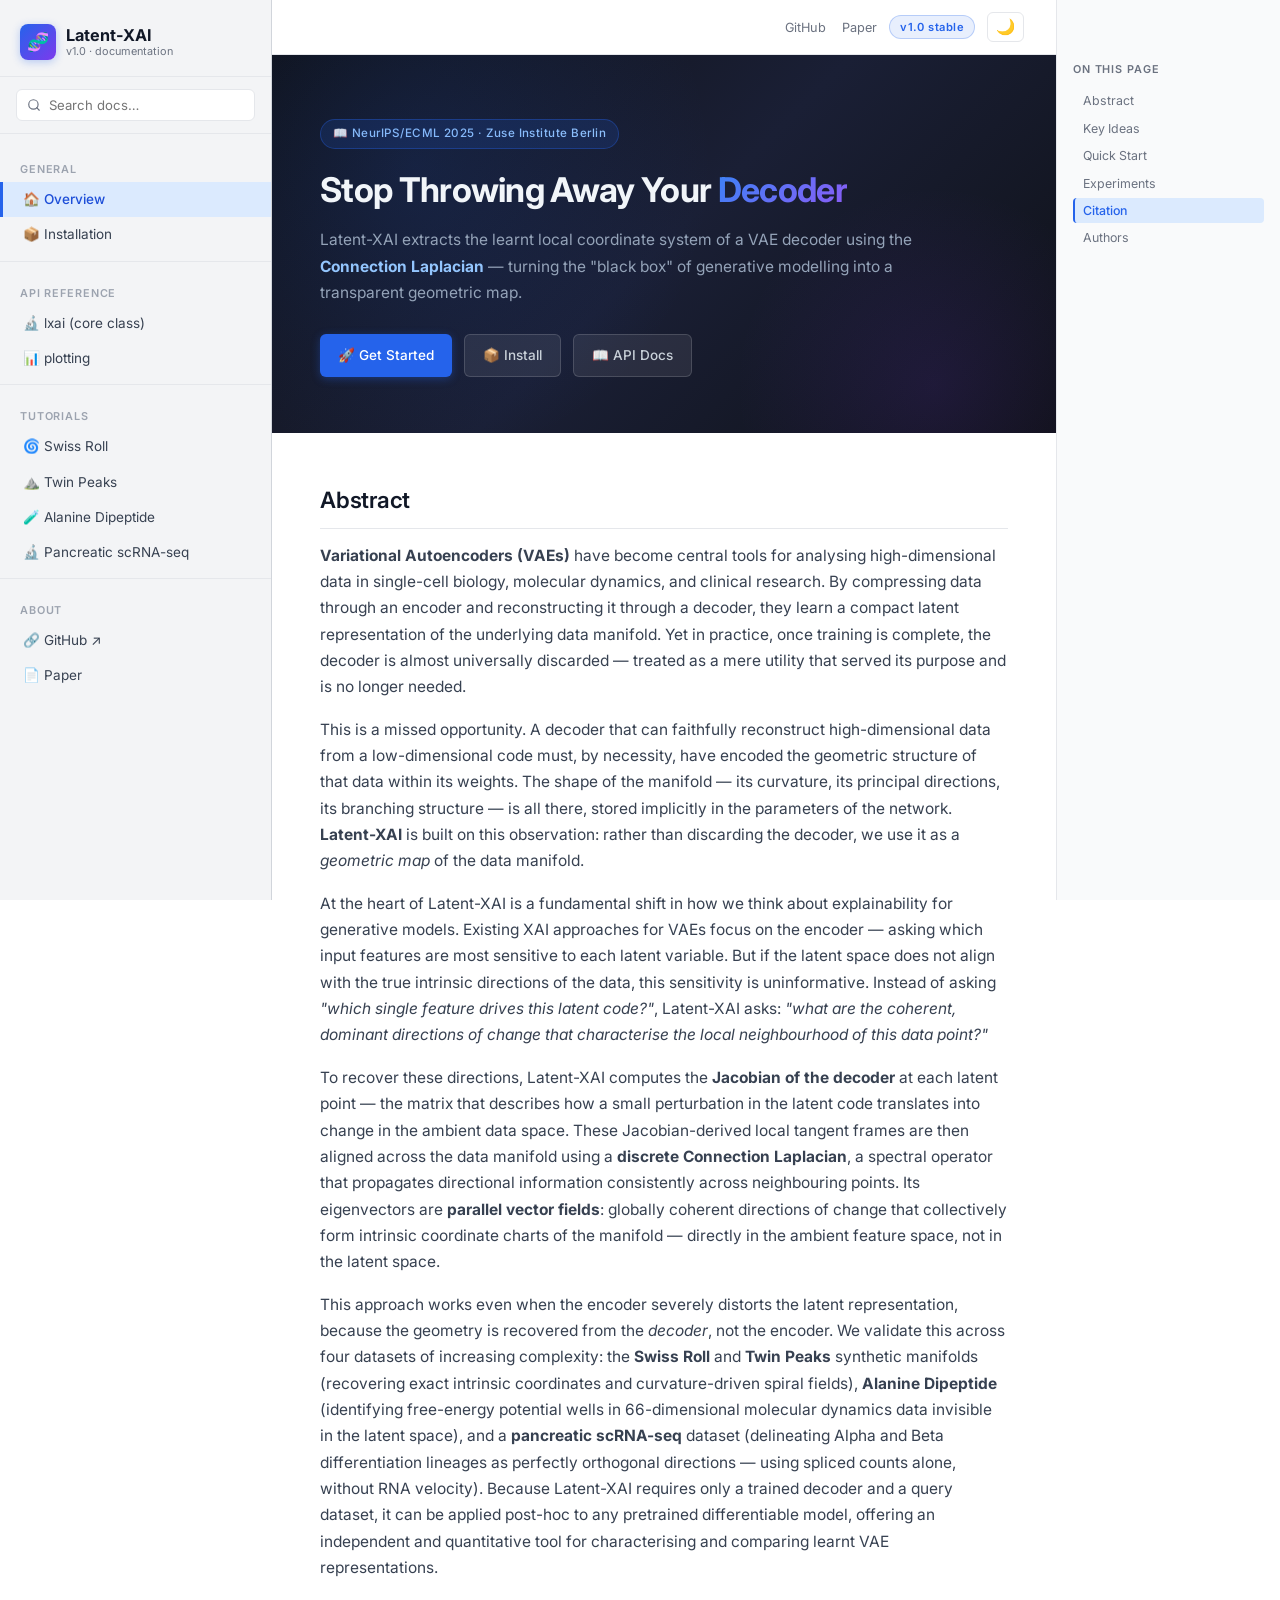
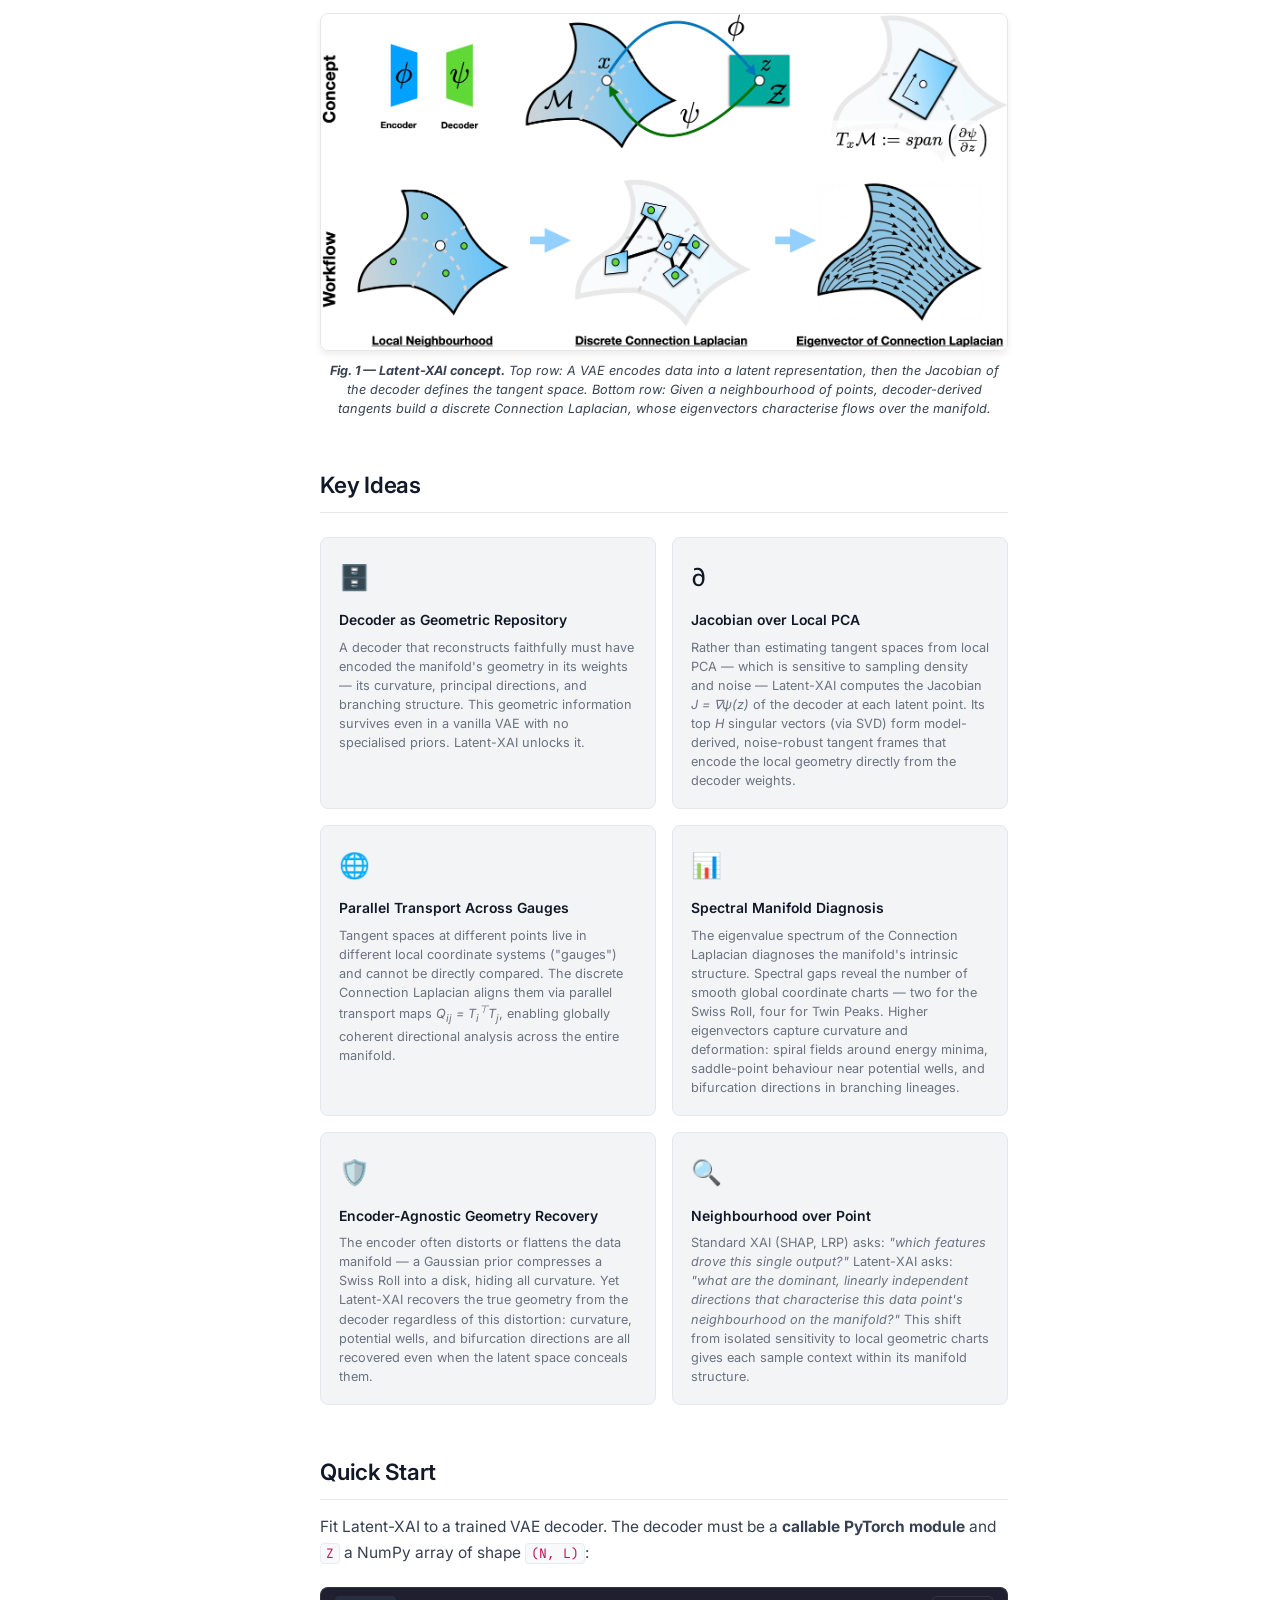
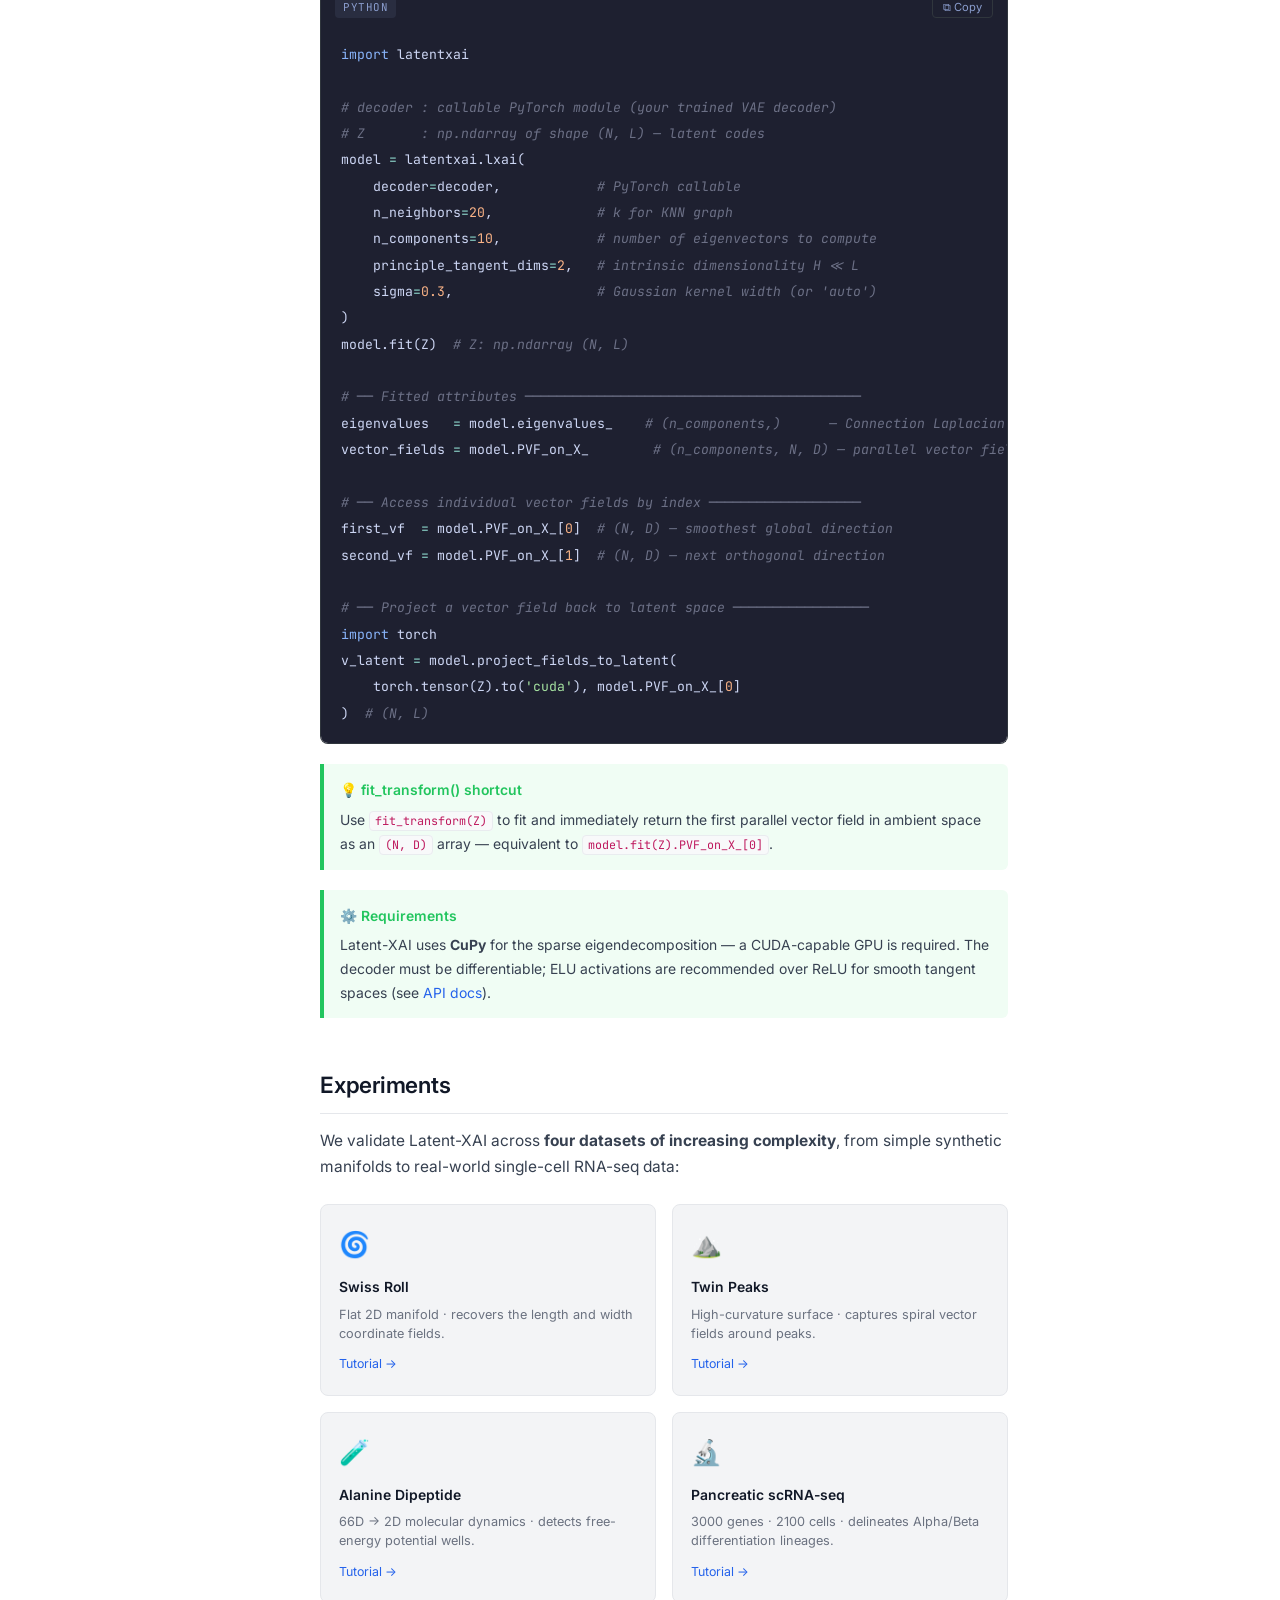
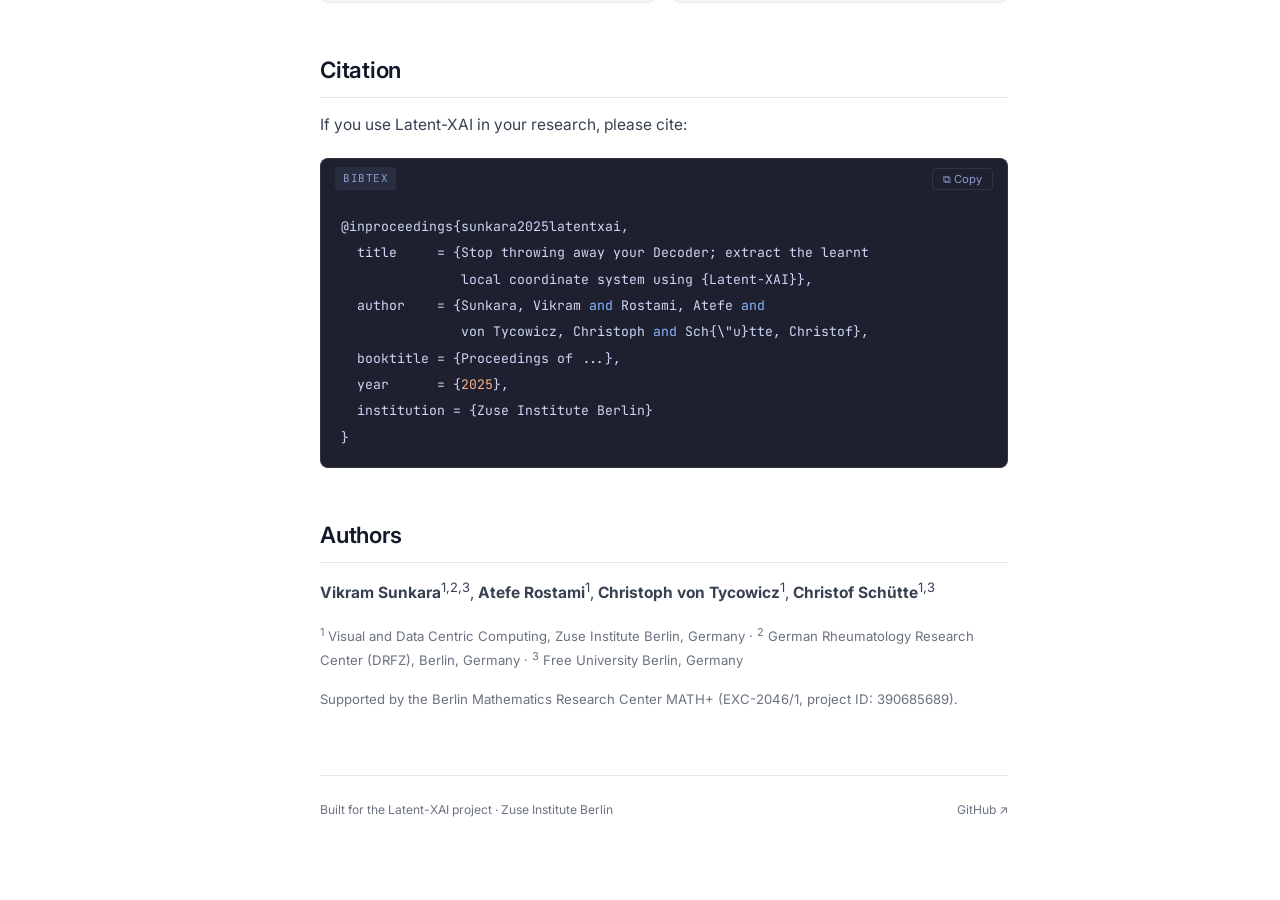
<file: index.html>
<!DOCTYPE html>
<html lang="en" data-theme="light">

<head>
  <meta charset="UTF-8" />
  <meta name="viewport" content="width=device-width, initial-scale=1.0" />
  <title>Latent-XAI — Documentation</title>
  <meta name="description"
    content="Latent-XAI: A post-hoc geometric framework that uses the Jacobian of the VAE decoder to build a Connection Laplacian and extract intrinsic manifold geometry." />
  <link rel="stylesheet" href="css/style.css" />
</head>

<body>

  <button class="sidebar-toggle" id="sidebar-toggle" title="Toggle navigation">☰</button>
  <div class="sidebar-overlay" id="sidebar-overlay"></div>

  <!-- ═══ LEFT SIDEBAR ═══ -->
  <nav class="sidebar" role="navigation" aria-label="Main navigation">
    <a class="sidebar-logo" href="index.html">
      <div class="sidebar-logo-icon">🧬</div>
      <div class="sidebar-logo-text">
        Latent-XAI
        <span>v1.0 · documentation</span>
      </div>
    </a>
    <div class="sidebar-search">
      <input type="search" placeholder="Search docs…" aria-label="Search documentation" />
    </div>
    <div class="sidebar-nav">
      <div class="sidebar-section-title">General</div>
      <a href="index.html" class="active">🏠 Overview</a>
      <a href="installation.html">📦 Installation</a>
      <div class="sidebar-divider"></div>
      <div class="sidebar-section-title">API Reference</div>
      <a href="api/lxai.html">🔬 lxai (core class)</a>
      <a href="api/plotting.html">📊 plotting</a>
      <div class="sidebar-divider"></div>
      <div class="sidebar-section-title">Tutorials</div>
      <a href="tutorials/swiss_roll.html">🌀 Swiss Roll</a>
      <a href="tutorials/twin_peaks.html">⛰️ Twin Peaks</a>
      <a href="tutorials/alanine_dipeptide.html">🧪 Alanine Dipeptide</a>
      <a href="tutorials/pancreas.html">🔬 Pancreatic scRNA-seq</a>
      <div class="sidebar-divider"></div>
      <div class="sidebar-section-title">About</div>
      <a href="https://git.zib.de/bzfsunka/latentxai" target="_blank" rel="noopener">🔗 GitHub ↗</a>
      <a href="#" id="paper-link">📄 Paper</a>
    </div>
  </nav>

  <!-- ═══ MAIN ═══ -->
  <div class="main-wrapper">
    <div class="content-header">
      <div class="header-links">
        <a href="https://git.zib.de/bzfsunka/latentxai" target="_blank" rel="noopener">GitHub</a>
        <a href="https://arxiv.org" target="_blank" rel="noopener">Paper</a>
      </div>
      <span class="version-badge">v1.0 stable</span>
      <button class="theme-toggle" id="theme-toggle" title="Toggle dark mode">🌙</button>
    </div>

    <div class="content">

      <!-- ── HERO ── -->
      <div class="hero">
        <div class="hero-badge">📖 NeurIPS/ECML 2025 · Zuse Institute Berlin</div>
        <h1>Stop Throwing Away Your <mark>Decoder</mark></h1>
        <p class="hero-subtitle">
          Latent-XAI extracts the learnt local coordinate system of a VAE decoder using the
          <strong style="color:#93c5fd">Connection Laplacian</strong> — turning the "black box"
          of generative modelling into a transparent geometric map.
        </p>
        <div class="hero-buttons">
          <a class="btn btn-primary" href="tutorials/swiss_roll.html">🚀 Get Started</a>
          <a class="btn btn-secondary" href="installation.html">📦 Install</a>
          <a class="btn btn-secondary" href="api/lxai.html">📖 API Docs</a>
        </div>
      </div>

      <!-- ── ABSTRACT ── -->
      <h2 id="abstract">Abstract</h2>
      <p>
        <strong>Variational Autoencoders (VAEs)</strong> have become central tools for analysing high-dimensional data
        in single-cell biology, molecular dynamics, and clinical research. By compressing data through an encoder and
        reconstructing it through a decoder, they learn a compact latent representation of the underlying data manifold.
        Yet in practice, once training is complete, the decoder is almost universally discarded — treated as a mere
        utility that served its purpose and is no longer needed.
      </p>
      <p>
        This is a missed opportunity. A decoder that can faithfully reconstruct high-dimensional data from a
        low-dimensional code must, by necessity, have encoded the geometric structure of that data within its weights.
        The shape of the manifold — its curvature, its principal directions, its branching structure — is all there,
        stored implicitly in the parameters of the network. <strong>Latent-XAI</strong> is built on this observation:
        rather than discarding the decoder, we use it as a <em>geometric map</em> of the data manifold.
      </p>
      <p>
        At the heart of Latent-XAI is a fundamental shift in how we think about explainability for generative models.
        Existing XAI approaches for VAEs focus on the encoder — asking which input features are most sensitive to
        each latent variable. But if the latent space does not align with the true intrinsic directions of the data,
        this sensitivity is uninformative. Instead of asking <em>"which single feature drives this latent code?"</em>,
        Latent-XAI asks: <em>"what are the coherent, dominant directions of change that characterise the local
          neighbourhood of this data point?"</em>
      </p>
      <p>
        To recover these directions, Latent-XAI computes the <strong>Jacobian of the decoder</strong> at each
        latent point — the matrix that describes how a small perturbation in the latent code translates into change
        in the ambient data space. These Jacobian-derived local tangent frames are then aligned across the data
        manifold using a <strong>discrete Connection Laplacian</strong>, a spectral operator that propagates
        directional information consistently across neighbouring points. Its eigenvectors are
        <strong>parallel vector fields</strong>: globally coherent directions of change that collectively form
        intrinsic coordinate charts of the manifold — directly in the ambient feature space, not in the latent space.
      </p>
      <p>
        This approach works even when the encoder severely distorts the latent representation, because the geometry
        is recovered from the <em>decoder</em>, not the encoder. We validate this across four datasets of increasing
        complexity: the <strong>Swiss Roll</strong> and <strong>Twin Peaks</strong> synthetic manifolds (recovering
        exact intrinsic coordinates and curvature-driven spiral fields), <strong>Alanine Dipeptide</strong>
        (identifying free-energy potential wells in 66-dimensional molecular dynamics data invisible in the latent
        space), and a <strong>pancreatic scRNA-seq</strong> dataset (delineating Alpha and Beta differentiation
        lineages as perfectly orthogonal directions — using spliced counts alone, without RNA velocity). Because
        Latent-XAI requires only a trained decoder and a query dataset, it can be applied post-hoc to any pretrained
        differentiable model, offering an independent and quantitative tool for characterising and comparing
        learnt VAE representations.
      </p>

      <!-- ── CONCEPT FIGURE ── -->
      <div class="figure-block">
        <img src="assets/figures/concept_fig.png"
          alt="Latent-XAI concept diagram showing the VAE pipeline, Jacobian tangent space, and Connection Laplacian vector fields" />
        <p class="figure-caption">
          <strong>Fig. 1 — Latent-XAI concept.</strong>
          <em>Top row:</em> A VAE encodes data into a latent representation, then the Jacobian of the decoder defines
          the tangent space.
          <em>Bottom row:</em> Given a neighbourhood of points, decoder-derived tangents build a discrete Connection
          Laplacian,
          whose eigenvectors characterise flows over the manifold.
        </p>
      </div>

      <!-- ── KEY IDEAS ── -->
      <h2 id="key-ideas">Key Ideas</h2>
      <div class="cards-grid">
        <div class="card">
          <span class="card-icon">🗄️</span>
          <h3>Decoder as Geometric Repository</h3>
          <p>A decoder that reconstructs faithfully must have encoded the manifold's geometry in its weights — its
            curvature, principal directions, and branching structure. This geometric information survives even in a
            vanilla VAE with no specialised priors. Latent-XAI unlocks it.</p>
        </div>
        <div class="card">
          <span class="card-icon">∂</span>
          <h3>Jacobian over Local PCA</h3>
          <p>Rather than estimating tangent spaces from local PCA — which is sensitive to sampling density and noise —
            Latent-XAI computes the Jacobian <em>J = ∇ψ(z)</em> of the decoder at each latent point. Its top <em>H</em>
            singular vectors (via SVD) form model-derived, noise-robust tangent frames that encode the local geometry
            directly from the decoder weights.</p>
        </div>
        <div class="card">
          <span class="card-icon">🌐</span>
          <h3>Parallel Transport Across Gauges</h3>
          <p>Tangent spaces at different points live in different local coordinate systems ("gauges") and cannot be
            directly compared. The discrete Connection Laplacian aligns them via parallel transport maps
            <em>Q<sub>ij</sub> = T<sub>i</sub><sup>⊤</sup>T<sub>j</sub></em>, enabling globally coherent directional
            analysis across the entire manifold.</p>
        </div>
        <div class="card">
          <span class="card-icon">📊</span>
          <h3>Spectral Manifold Diagnosis</h3>
          <p>The eigenvalue spectrum of the Connection Laplacian diagnoses the manifold's intrinsic structure. Spectral
            gaps reveal the number of smooth global coordinate charts — two for the Swiss Roll, four for Twin Peaks.
            Higher eigenvectors capture curvature and deformation: spiral fields around energy minima, saddle-point
            behaviour near potential wells, and bifurcation directions in branching lineages.</p>
        </div>
        <div class="card">
          <span class="card-icon">🛡️</span>
          <h3>Encoder-Agnostic Geometry Recovery</h3>
          <p>The encoder often distorts or flattens the data manifold — a Gaussian prior compresses a Swiss Roll into a
            disk, hiding all curvature. Yet Latent-XAI recovers the true geometry from the decoder regardless of this
            distortion: curvature, potential wells, and bifurcation directions are all recovered even when the latent
            space conceals them.</p>
        </div>
        <div class="card">
          <span class="card-icon">🔍</span>
          <h3>Neighbourhood over Point</h3>
          <p>Standard XAI (SHAP, LRP) asks: <em>"which features drove this single output?"</em> Latent-XAI asks:
            <em>"what are the dominant, linearly independent directions that characterise this data point's
              neighbourhood on the manifold?"</em> This shift from isolated sensitivity to local geometric charts gives
            each sample context within its manifold structure.</p>
        </div>
      </div>

      <!-- ── QUICK START ── -->
      <h2 id="quick-start">Quick Start</h2>
      <p>Fit Latent-XAI to a trained VAE decoder. The decoder must be a <strong>callable PyTorch module</strong> and
        <code>Z</code> a NumPy array of shape <code>(N, L)</code>:</p>
      <div class="code-block-wrapper">
        <div class="code-block-header">
          <span class="code-lang-badge">python</span>
          <button class="copy-btn">⧉ Copy</button>
        </div>
        <pre><code><span class="tok-kw">import</span> latentxai

<span class="tok-cm"># decoder : callable PyTorch module (your trained VAE decoder)</span>
<span class="tok-cm"># Z       : np.ndarray of shape (N, L) — latent codes</span>
model <span class="tok-op">=</span> latentxai.lxai(
    decoder<span class="tok-op">=</span>decoder,            <span class="tok-cm"># PyTorch callable</span>
    n_neighbors<span class="tok-op">=</span><span class="tok-num">20</span>,             <span class="tok-cm"># k for KNN graph</span>
    n_components<span class="tok-op">=</span><span class="tok-num">10</span>,            <span class="tok-cm"># number of eigenvectors to compute</span>
    principle_tangent_dims<span class="tok-op">=</span><span class="tok-num">2</span>,   <span class="tok-cm"># intrinsic dimensionality H ≪ L</span>
    sigma<span class="tok-op">=</span><span class="tok-num">0.3</span>,                  <span class="tok-cm"># Gaussian kernel width (or 'auto')</span>
)
model.fit(Z)  <span class="tok-cm"># Z: np.ndarray (N, L)</span>

<span class="tok-cm"># ── Fitted attributes ──────────────────────────────────────────</span>
eigenvalues   <span class="tok-op">=</span> model.eigenvalues_    <span class="tok-cm"># (n_components,)      — Connection Laplacian spectrum</span>
vector_fields <span class="tok-op">=</span> model.PVF_on_X_        <span class="tok-cm"># (n_components, N, D) — parallel vector fields, ambient space</span>

<span class="tok-cm"># ── Access individual vector fields by index ───────────────────</span>
first_vf  <span class="tok-op">=</span> model.PVF_on_X_[<span class="tok-num">0</span>]  <span class="tok-cm"># (N, D) — smoothest global direction</span>
second_vf <span class="tok-op">=</span> model.PVF_on_X_[<span class="tok-num">1</span>]  <span class="tok-cm"># (N, D) — next orthogonal direction</span>

<span class="tok-cm"># ── Project a vector field back to latent space ─────────────────</span>
<span class="tok-kw">import</span> torch
v_latent <span class="tok-op">=</span> model.project_fields_to_latent(
    torch.tensor(Z).to(<span class="tok-str">'cuda'</span>), model.PVF_on_X_[<span class="tok-num">0</span>]
)  <span class="tok-cm"># (N, L)</span></code></pre>
      </div>

      <div class="admonition tip">
        <div class="admonition-title">💡 fit_transform() shortcut</div>
        <p>Use <code>fit_transform(Z)</code> to fit and immediately return the first parallel vector field
          in ambient space as an <code>(N, D)</code> array — equivalent to <code>model.fit(Z).PVF_on_X_[0]</code>.</p>
      </div>

      <div class="admonition tip">
        <div class="admonition-title">⚙️ Requirements</div>
        <p>Latent-XAI uses <strong>CuPy</strong> for the sparse eigendecomposition — a CUDA-capable GPU is required.
          The decoder must be differentiable; ELU activations are recommended over ReLU for smooth tangent spaces
          (see <a href="api/lxai.html">API docs</a>).</p>
      </div>

      <!-- ── FOUR EXPERIMENTS ── -->
      <h2 id="experiments">Experiments</h2>
      <p>
        We validate Latent-XAI across <strong>four datasets of increasing complexity</strong>,
        from simple synthetic manifolds to real-world single-cell RNA-seq data:
      </p>

      <div class="cards-grid">
        <div class="card">
          <span class="card-icon">🌀</span>
          <h3>Swiss Roll</h3>
          <p>Flat 2D manifold · recovers the length and width coordinate fields.</p>
          <a href="tutorials/swiss_roll.html" style="font-size:0.8rem;margin-top:10px;display:inline-block">Tutorial
            →</a>
        </div>
        <div class="card">
          <span class="card-icon">⛰️</span>
          <h3>Twin Peaks</h3>
          <p>High-curvature surface · captures spiral vector fields around peaks.</p>
          <a href="tutorials/twin_peaks.html" style="font-size:0.8rem;margin-top:10px;display:inline-block">Tutorial
            →</a>
        </div>
        <div class="card">
          <span class="card-icon">🧪</span>
          <h3>Alanine Dipeptide</h3>
          <p>66D → 2D molecular dynamics · detects free-energy potential wells.</p>
          <a href="tutorials/alanine_dipeptide.html"
            style="font-size:0.8rem;margin-top:10px;display:inline-block">Tutorial →</a>
        </div>
        <div class="card">
          <span class="card-icon">🔬</span>
          <h3>Pancreatic scRNA-seq</h3>
          <p>3000 genes · 2100 cells · delineates Alpha/Beta differentiation lineages.</p>
          <a href="tutorials/pancreas.html" style="font-size:0.8rem;margin-top:10px;display:inline-block">Tutorial →</a>
        </div>
      </div>

      <!-- ── CITATION ── -->
      <h2 id="citation">Citation</h2>
      <p>If you use Latent-XAI in your research, please cite:</p>
      <div class="code-block-wrapper">
        <div class="code-block-header">
          <span class="code-lang-badge">bibtex</span>
          <button class="copy-btn">⧉ Copy</button>
        </div>
        <pre><code>@inproceedings{sunkara2025latentxai,
  title     = {Stop throwing away your Decoder; extract the learnt
               local coordinate system using {Latent-XAI}},
  author    = {Sunkara, Vikram and Rostami, Atefe and
               von Tycowicz, Christoph and Sch{\"u}tte, Christof},
  booktitle = {Proceedings of ...},
  year      = {2025},
  institution = {Zuse Institute Berlin}
}</code></pre>
      </div>

      <!-- ── AUTHORS ── -->
      <h2 id="authors">Authors</h2>
      <p>
        <strong>Vikram Sunkara</strong><sup>1,2,3</sup>,
        <strong>Atefe Rostami</strong><sup>1</sup>,
        <strong>Christoph von Tycowicz</strong><sup>1</sup>,
        <strong>Christof Schütte</strong><sup>1,3</sup>
      </p>
      <p style="font-size:0.85rem;color:var(--text-muted);margin-top:6px">
        <sup>1</sup> Visual and Data Centric Computing, Zuse Institute Berlin, Germany ·
        <sup>2</sup> German Rheumatology Research Center (DRFZ), Berlin, Germany ·
        <sup>3</sup> Free University Berlin, Germany
      </p>
      <p style="font-size:0.85rem;color:var(--text-muted)">
        Supported by the Berlin Mathematics Research Center MATH+ (EXC-2046/1, project ID: 390685689).
      </p>

      <div class="content-footer">
        <span>Built for the Latent-XAI project · Zuse Institute Berlin</span>
        <span><a href="https://github.com" target="_blank" rel="noopener">GitHub ↗</a></span>
      </div>
    </div><!-- /.content -->
  </div><!-- /.main-wrapper -->

  <!-- ═══ RIGHT TOC ═══ -->
  <aside class="toc-sidebar" aria-label="On this page">
    <div class="toc-title">On this page</div>
    <ul class="toc-list">
      <li><a href="#abstract">Abstract</a></li>
      <li><a href="#key-ideas">Key Ideas</a></li>
      <li><a href="#quick-start">Quick Start</a></li>
      <li><a href="#experiments">Experiments</a></li>
      <li><a href="#citation">Citation</a></li>
      <li><a href="#authors">Authors</a></li>
    </ul>
  </aside>

  <script src="js/main.js"></script>
</body>

</html>
</file>
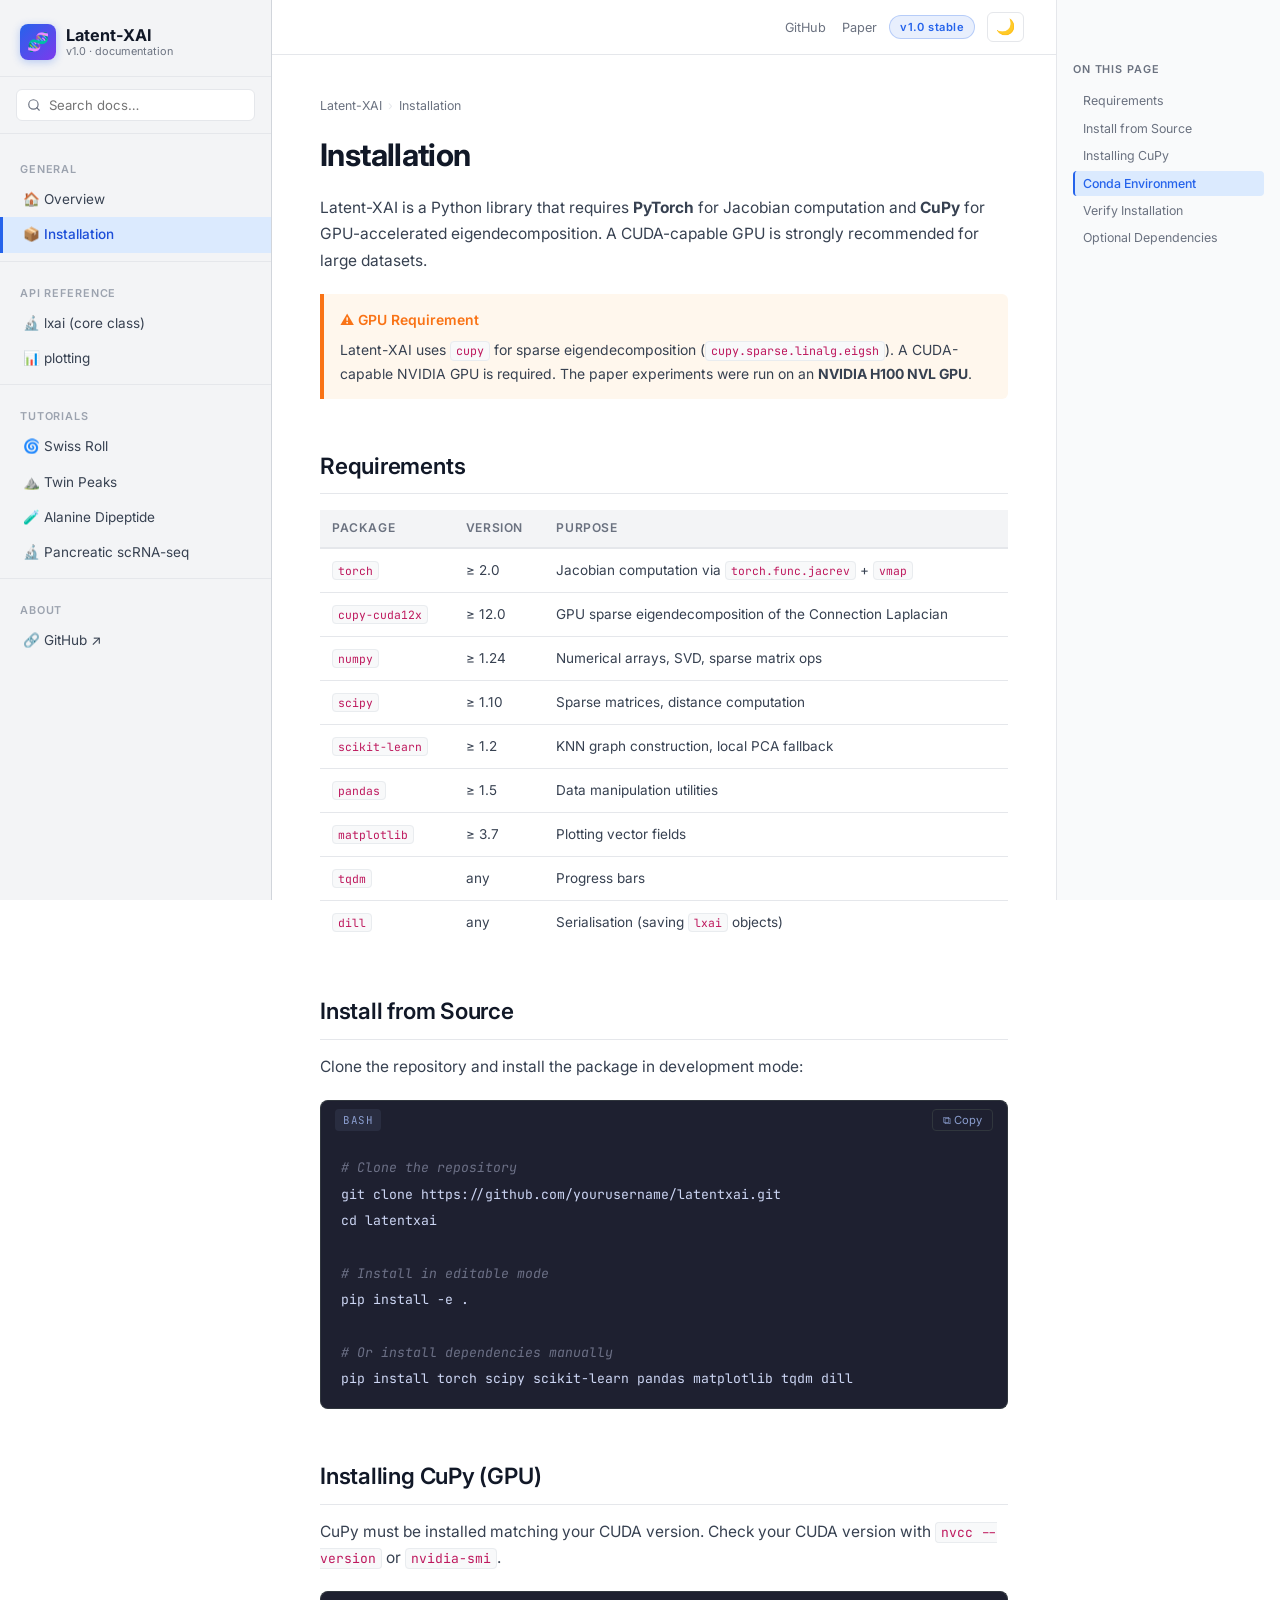
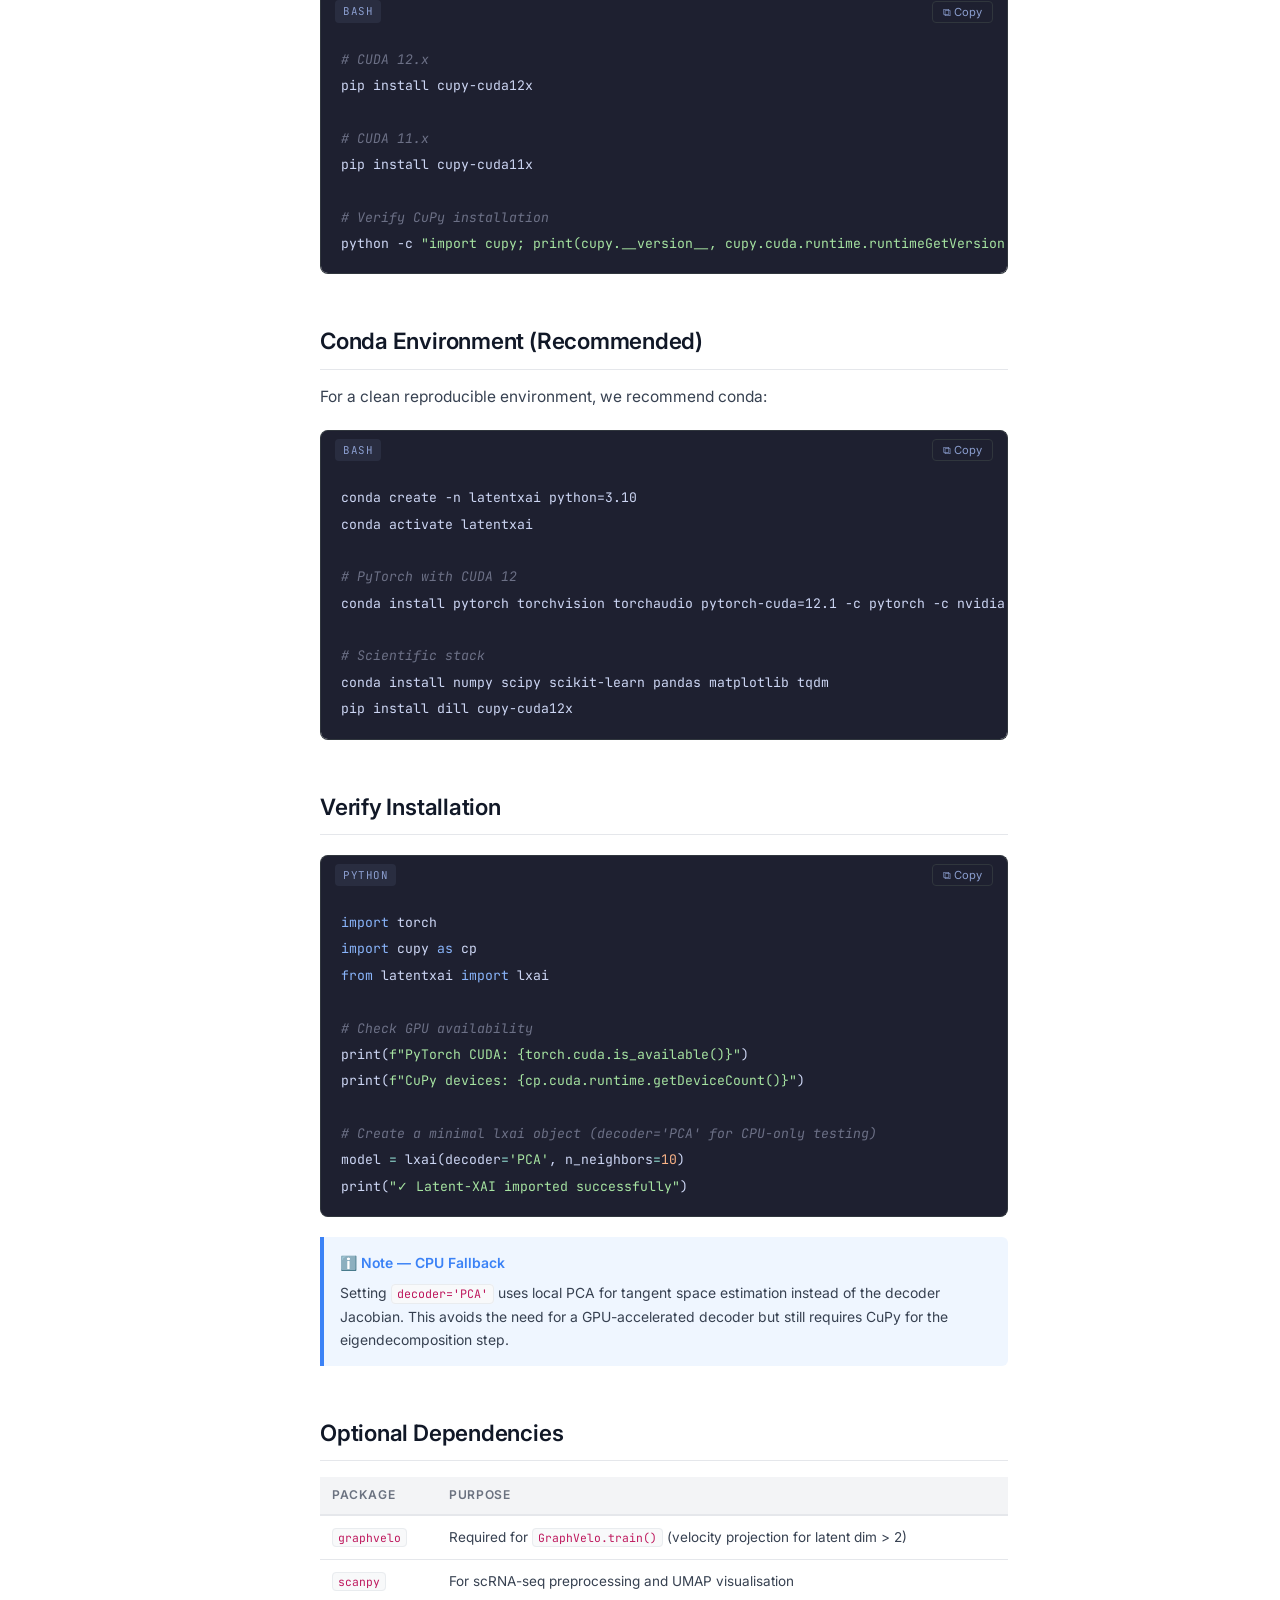
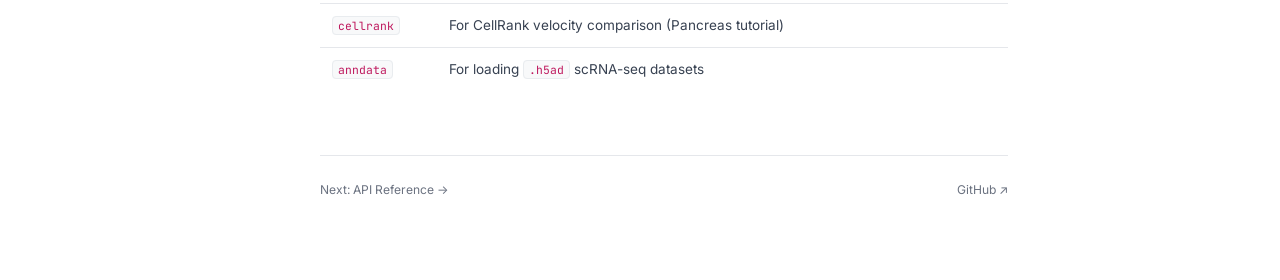
<file: installation.html>
<!DOCTYPE html>
<html lang="en" data-theme="light">
<head>
  <meta charset="UTF-8" />
  <meta name="viewport" content="width=device-width, initial-scale=1.0" />
  <title>Installation — Latent-XAI</title>
  <meta name="description" content="Installation instructions for the Latent-XAI library." />
  <link rel="stylesheet" href="css/style.css" />
</head>
<body>

<button class="sidebar-toggle" id="sidebar-toggle" title="Toggle navigation">☰</button>
<div class="sidebar-overlay" id="sidebar-overlay"></div>

<nav class="sidebar" role="navigation" aria-label="Main navigation">
  <a class="sidebar-logo" href="../index.html">
    <div class="sidebar-logo-icon">🧬</div>
    <div class="sidebar-logo-text">Latent-XAI<span>v1.0 · documentation</span></div>
  </a>
  <div class="sidebar-search">
    <input type="search" placeholder="Search docs…" aria-label="Search documentation" />
  </div>
  <div class="sidebar-nav">
    <div class="sidebar-section-title">General</div>
    <a href="index.html">🏠 Overview</a>
    <a href="installation.html" class="active">📦 Installation</a>
    <div class="sidebar-divider"></div>
    <div class="sidebar-section-title">API Reference</div>
    <a href="api/lxai.html">🔬 lxai (core class)</a>
    <a href="api/plotting.html">📊 plotting</a>
    <div class="sidebar-divider"></div>
    <div class="sidebar-section-title">Tutorials</div>
    <a href="tutorials/swiss_roll.html">🌀 Swiss Roll</a>
    <a href="tutorials/twin_peaks.html">⛰️ Twin Peaks</a>
    <a href="tutorials/alanine_dipeptide.html">🧪 Alanine Dipeptide</a>
    <a href="tutorials/pancreas.html">🔬 Pancreatic scRNA-seq</a>
    <div class="sidebar-divider"></div>
    <div class="sidebar-section-title">About</div>
    <a href="https://github.com" target="_blank" rel="noopener">🔗 GitHub ↗</a>
  </div>
</nav>

<div class="main-wrapper">
  <div class="content-header">
    <div class="header-links">
      <a href="https://github.com" target="_blank" rel="noopener">GitHub</a>
      <a href="#" target="_blank" rel="noopener">Paper</a>
    </div>
    <span class="version-badge">v1.0 stable</span>
    <button class="theme-toggle" id="theme-toggle" title="Toggle dark mode">🌙</button>
  </div>

  <div class="content">
    <div class="breadcrumb">
      <a href="index.html">Latent-XAI</a>
      <span class="breadcrumb-sep">›</span>
      <span>Installation</span>
    </div>

    <h1 id="installation">Installation</h1>
    <p>
      Latent-XAI is a Python library that requires <strong>PyTorch</strong> for Jacobian computation
      and <strong>CuPy</strong> for GPU-accelerated eigendecomposition. A CUDA-capable GPU is
      strongly recommended for large datasets.
    </p>

    <div class="admonition warning">
      <div class="admonition-title">⚠️ GPU Requirement</div>
      <p>
        Latent-XAI uses <code>cupy</code> for sparse eigendecomposition
        (<code>cupy.sparse.linalg.eigsh</code>). A CUDA-capable NVIDIA GPU is required.
        The paper experiments were run on an <strong>NVIDIA H100 NVL GPU</strong>.
      </p>
    </div>

    <h2 id="requirements">Requirements</h2>
    <table class="param-table">
      <thead>
        <tr><th>Package</th><th>Version</th><th>Purpose</th></tr>
      </thead>
      <tbody>
        <tr><td><code>torch</code></td><td>≥ 2.0</td><td>Jacobian computation via <code>torch.func.jacrev</code> + <code>vmap</code></td></tr>
        <tr><td><code>cupy-cuda12x</code></td><td>≥ 12.0</td><td>GPU sparse eigendecomposition of the Connection Laplacian</td></tr>
        <tr><td><code>numpy</code></td><td>≥ 1.24</td><td>Numerical arrays, SVD, sparse matrix ops</td></tr>
        <tr><td><code>scipy</code></td><td>≥ 1.10</td><td>Sparse matrices, distance computation</td></tr>
        <tr><td><code>scikit-learn</code></td><td>≥ 1.2</td><td>KNN graph construction, local PCA fallback</td></tr>
        <tr><td><code>pandas</code></td><td>≥ 1.5</td><td>Data manipulation utilities</td></tr>
        <tr><td><code>matplotlib</code></td><td>≥ 3.7</td><td>Plotting vector fields</td></tr>
        <tr><td><code>tqdm</code></td><td>any</td><td>Progress bars</td></tr>
        <tr><td><code>dill</code></td><td>any</td><td>Serialisation (saving <code>lxai</code> objects)</td></tr>
      </tbody>
    </table>

    <h2 id="install-from-source">Install from Source</h2>
    <p>Clone the repository and install the package in development mode:</p>
    <div class="code-block-wrapper">
      <div class="code-block-header">
        <span class="code-lang-badge">bash</span>
        <button class="copy-btn">⧉ Copy</button>
      </div>
      <pre><code><span class="tok-cm"># Clone the repository</span>
git clone https://github.com/yourusername/latentxai.git
cd latentxai

<span class="tok-cm"># Install in editable mode</span>
pip install -e .

<span class="tok-cm"># Or install dependencies manually</span>
pip install torch scipy scikit-learn pandas matplotlib tqdm dill</code></pre>
    </div>

    <h2 id="install-cupy">Installing CuPy (GPU)</h2>
    <p>
      CuPy must be installed matching your CUDA version.
      Check your CUDA version with <code>nvcc --version</code> or <code>nvidia-smi</code>.
    </p>
    <div class="code-block-wrapper">
      <div class="code-block-header">
        <span class="code-lang-badge">bash</span>
        <button class="copy-btn">⧉ Copy</button>
      </div>
      <pre><code><span class="tok-cm"># CUDA 12.x</span>
pip install cupy-cuda12x

<span class="tok-cm"># CUDA 11.x</span>
pip install cupy-cuda11x

<span class="tok-cm"># Verify CuPy installation</span>
python -c <span class="tok-str">"import cupy; print(cupy.__version__, cupy.cuda.runtime.runtimeGetVersion())"</span></code></pre>
    </div>

    <h2 id="conda">Conda Environment (Recommended)</h2>
    <p>For a clean reproducible environment, we recommend conda:</p>
    <div class="code-block-wrapper">
      <div class="code-block-header">
        <span class="code-lang-badge">bash</span>
        <button class="copy-btn">⧉ Copy</button>
      </div>
      <pre><code>conda create -n latentxai python=3.10
conda activate latentxai

<span class="tok-cm"># PyTorch with CUDA 12</span>
conda install pytorch torchvision torchaudio pytorch-cuda=12.1 -c pytorch -c nvidia

<span class="tok-cm"># Scientific stack</span>
conda install numpy scipy scikit-learn pandas matplotlib tqdm
pip install dill cupy-cuda12x</code></pre>
    </div>

    <h2 id="verify">Verify Installation</h2>
    <div class="code-block-wrapper">
      <div class="code-block-header">
        <span class="code-lang-badge">python</span>
        <button class="copy-btn">⧉ Copy</button>
      </div>
      <pre><code><span class="tok-kw">import</span> torch
<span class="tok-kw">import</span> cupy <span class="tok-kw">as</span> cp
<span class="tok-kw">from</span> latentxai <span class="tok-kw">import</span> lxai

<span class="tok-cm"># Check GPU availability</span>
print(<span class="tok-str">f"PyTorch CUDA: {torch.cuda.is_available()}"</span>)
print(<span class="tok-str">f"CuPy devices: {cp.cuda.runtime.getDeviceCount()}"</span>)

<span class="tok-cm"># Create a minimal lxai object (decoder='PCA' for CPU-only testing)</span>
model <span class="tok-op">=</span> lxai(decoder<span class="tok-op">=</span><span class="tok-str">'PCA'</span>, n_neighbors<span class="tok-op">=</span><span class="tok-num">10</span>)
print(<span class="tok-str">"✓ Latent-XAI imported successfully"</span>)</code></pre>
    </div>

    <div class="admonition note">
      <div class="admonition-title">ℹ️ Note — CPU Fallback</div>
      <p>
        Setting <code>decoder='PCA'</code> uses local PCA for tangent space estimation instead of the decoder Jacobian.
        This avoids the need for a GPU-accelerated decoder but still requires CuPy for the eigendecomposition step.
      </p>
    </div>

    <h2 id="optional-deps">Optional Dependencies</h2>
    <table class="param-table">
      <thead>
        <tr><th>Package</th><th>Purpose</th></tr>
      </thead>
      <tbody>
        <tr><td><code>graphvelo</code></td><td>Required for <code>GraphVelo.train()</code> (velocity projection for latent dim &gt; 2)</td></tr>
        <tr><td><code>scanpy</code></td><td>For scRNA-seq preprocessing and UMAP visualisation</td></tr>
        <tr><td><code>cellrank</code></td><td>For CellRank velocity comparison (Pancreas tutorial)</td></tr>
        <tr><td><code>anndata</code></td><td>For loading <code>.h5ad</code> scRNA-seq datasets</td></tr>
      </tbody>
    </table>

    <div class="content-footer">
      <span>Next: <a href="api/lxai.html">API Reference →</a></span>
      <span><a href="https://github.com" target="_blank" rel="noopener">GitHub ↗</a></span>
    </div>
  </div>
</div>

<aside class="toc-sidebar" aria-label="On this page">
  <div class="toc-title">On this page</div>
  <ul class="toc-list">
    <li><a href="#requirements">Requirements</a></li>
    <li><a href="#install-from-source">Install from Source</a></li>
    <li><a href="#install-cupy">Installing CuPy</a></li>
    <li><a href="#conda">Conda Environment</a></li>
    <li><a href="#verify">Verify Installation</a></li>
    <li><a href="#optional-deps">Optional Dependencies</a></li>
  </ul>
</aside>

<script src="js/main.js"></script>
</body>
</html>
</file>
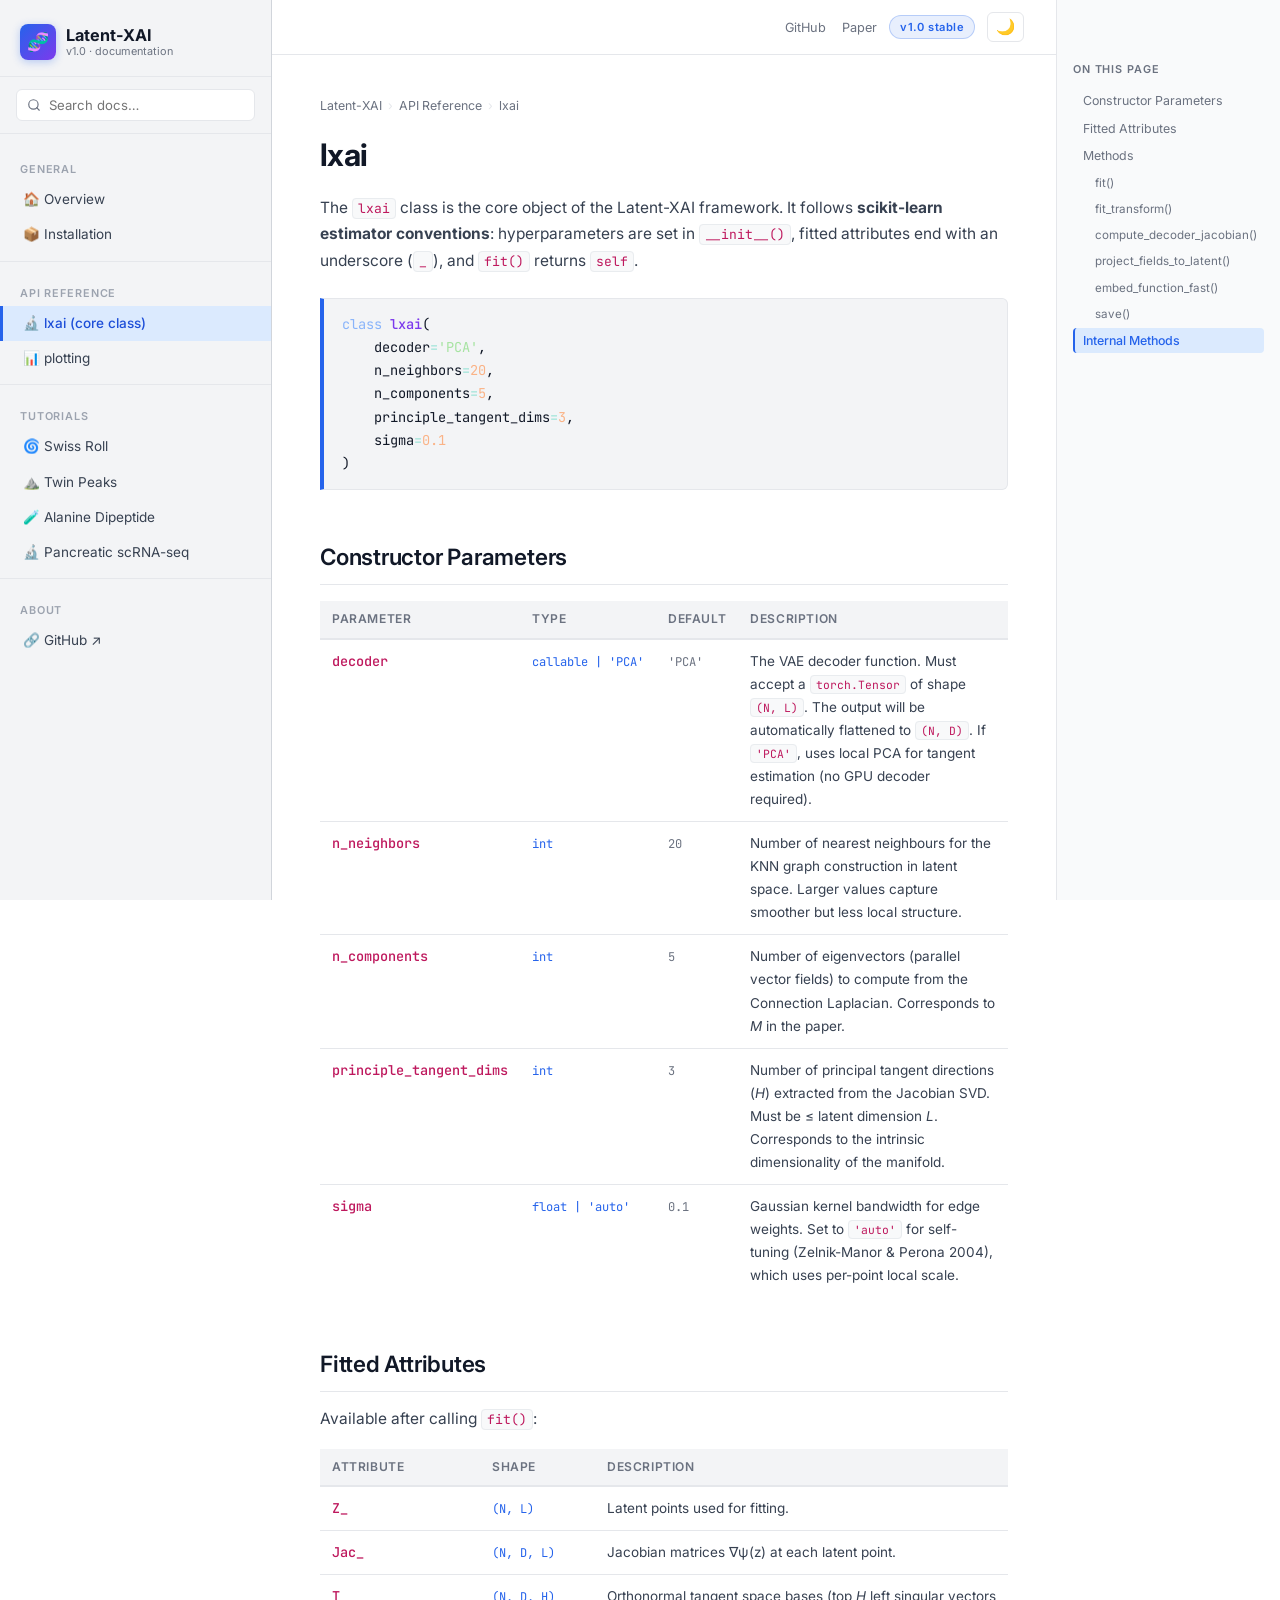
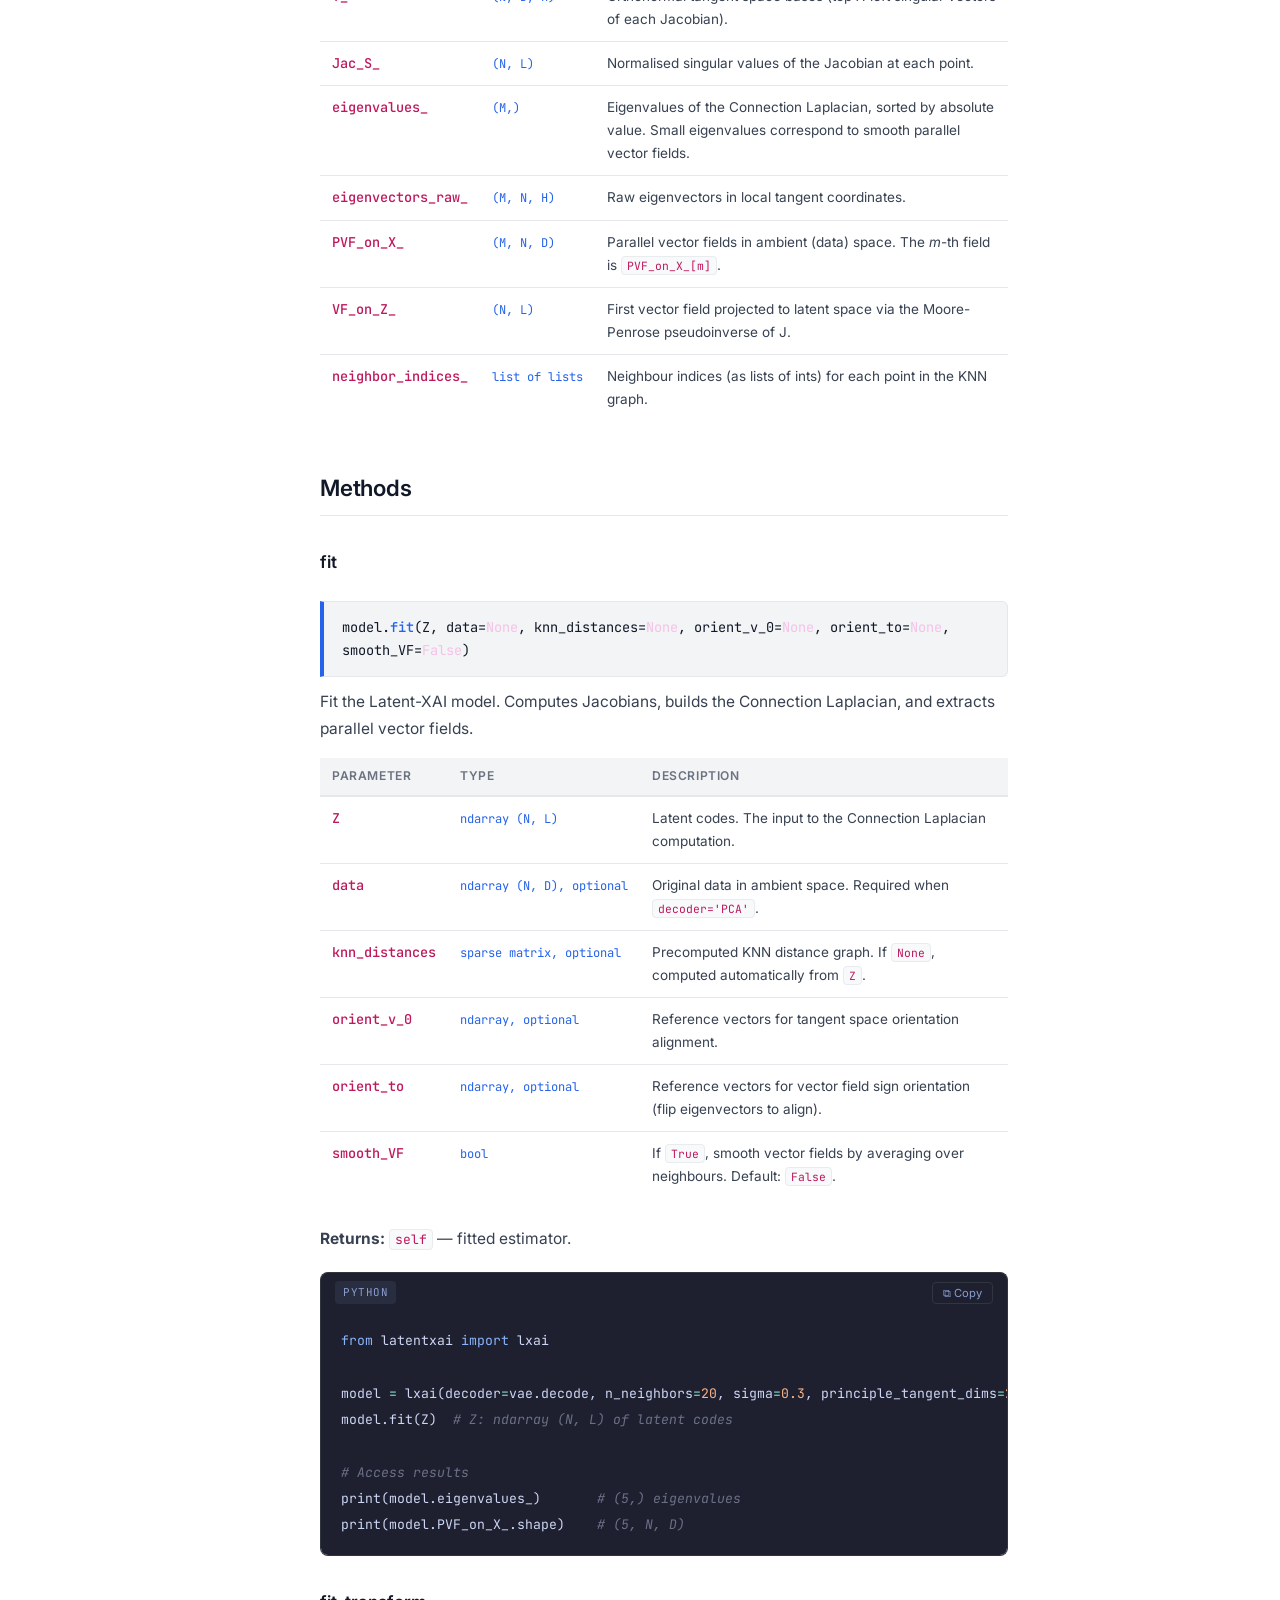
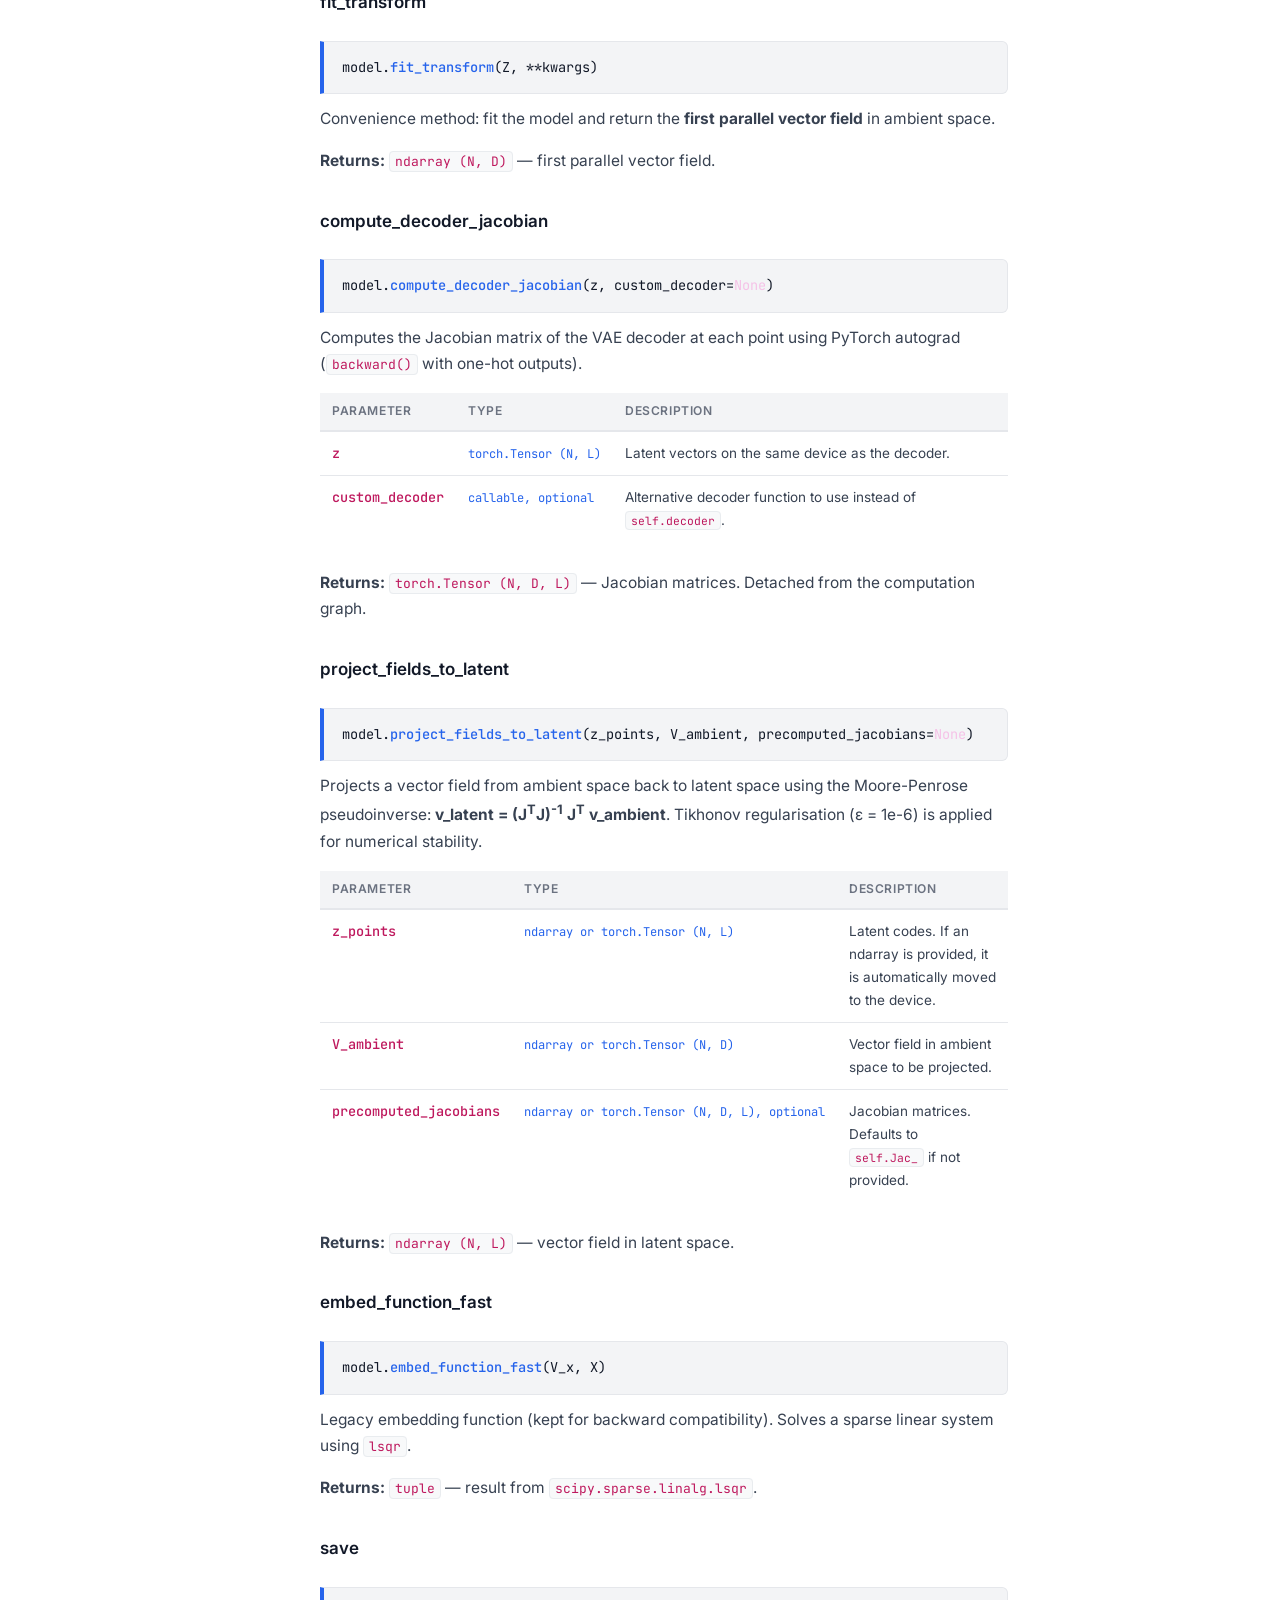
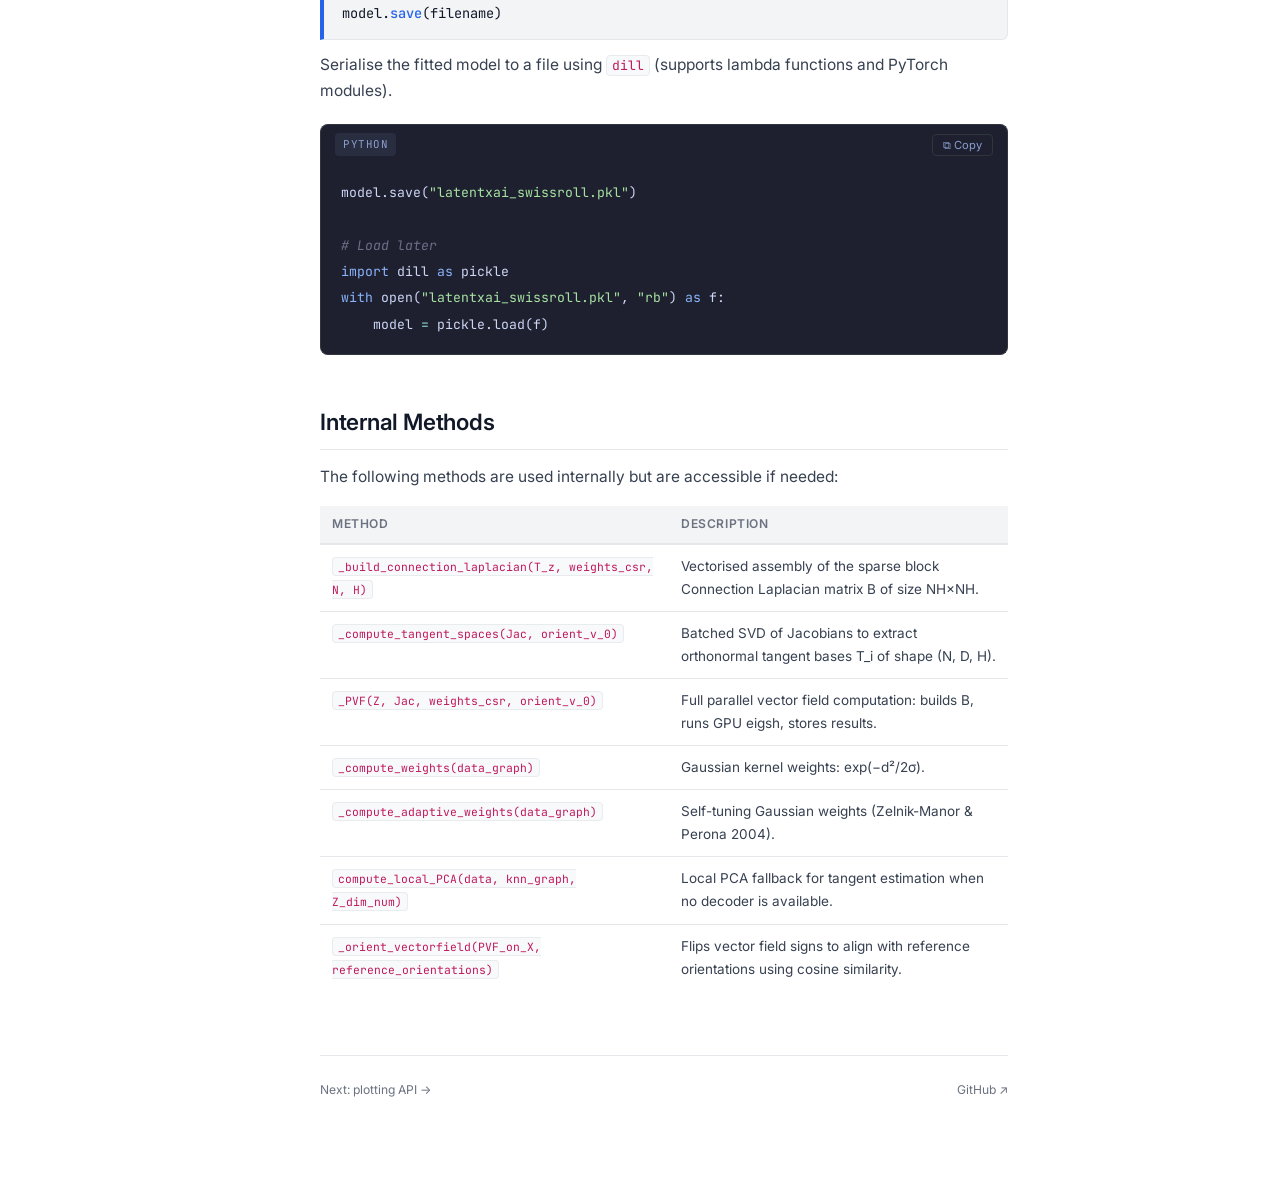
<file: api/lxai.html>
<!DOCTYPE html>
<html lang="en" data-theme="light">
<head>
  <meta charset="UTF-8" />
  <meta name="viewport" content="width=device-width, initial-scale=1.0" />
  <title>lxai — API Reference — Latent-XAI</title>
  <meta name="description" content="API documentation for the lxai core class in Latent-XAI." />
  <link rel="stylesheet" href="../css/style.css" />
</head>
<body>

<button class="sidebar-toggle" id="sidebar-toggle" title="Toggle navigation">☰</button>
<div class="sidebar-overlay" id="sidebar-overlay"></div>

<nav class="sidebar" role="navigation" aria-label="Main navigation">
  <a class="sidebar-logo" href="../index.html">
    <div class="sidebar-logo-icon">🧬</div>
    <div class="sidebar-logo-text">Latent-XAI<span>v1.0 · documentation</span></div>
  </a>
  <div class="sidebar-search">
    <input type="search" placeholder="Search docs…" aria-label="Search documentation" />
  </div>
  <div class="sidebar-nav">
    <div class="sidebar-section-title">General</div>
    <a href="../index.html">🏠 Overview</a>
    <a href="../installation.html">📦 Installation</a>
    <div class="sidebar-divider"></div>
    <div class="sidebar-section-title">API Reference</div>
    <a href="lxai.html" class="active">🔬 lxai (core class)</a>
    <a href="plotting.html">📊 plotting</a>
    <div class="sidebar-divider"></div>
    <div class="sidebar-section-title">Tutorials</div>
    <a href="../tutorials/swiss_roll.html">🌀 Swiss Roll</a>
    <a href="../tutorials/twin_peaks.html">⛰️ Twin Peaks</a>
    <a href="../tutorials/alanine_dipeptide.html">🧪 Alanine Dipeptide</a>
    <a href="../tutorials/pancreas.html">🔬 Pancreatic scRNA-seq</a>
    <div class="sidebar-divider"></div>
    <div class="sidebar-section-title">About</div>
    <a href="https://github.com" target="_blank" rel="noopener">🔗 GitHub ↗</a>
  </div>
</nav>

<div class="main-wrapper">
  <div class="content-header">
    <div class="header-links">
      <a href="https://github.com" target="_blank" rel="noopener">GitHub</a>
      <a href="#" target="_blank" rel="noopener">Paper</a>
    </div>
    <span class="version-badge">v1.0 stable</span>
    <button class="theme-toggle" id="theme-toggle" title="Toggle dark mode">🌙</button>
  </div>

  <div class="content">
    <div class="breadcrumb">
      <a href="../index.html">Latent-XAI</a>
      <span class="breadcrumb-sep">›</span>
      <a href="#">API Reference</a>
      <span class="breadcrumb-sep">›</span>
      <span>lxai</span>
    </div>

    <h1 id="lxai">lxai</h1>
    <p>
      The <code>lxai</code> class is the core object of the Latent-XAI framework.
      It follows <strong>scikit-learn estimator conventions</strong>: hyperparameters are set in
      <code>__init__()</code>, fitted attributes end with an underscore (<code>_</code>),
      and <code>fit()</code> returns <code>self</code>.
    </p>

    <!-- ── CLASS SIGNATURE ── -->
    <div class="api-signature">
      <span class="tok-kw">class</span> <span class="fn-class">lxai</span>(<br>
      &nbsp;&nbsp;&nbsp;&nbsp;decoder<span class="tok-op">=</span><span class="tok-str">'PCA'</span>,<br>
      &nbsp;&nbsp;&nbsp;&nbsp;n_neighbors<span class="tok-op">=</span><span class="tok-num">20</span>,<br>
      &nbsp;&nbsp;&nbsp;&nbsp;n_components<span class="tok-op">=</span><span class="tok-num">5</span>,<br>
      &nbsp;&nbsp;&nbsp;&nbsp;principle_tangent_dims<span class="tok-op">=</span><span class="tok-num">3</span>,<br>
      &nbsp;&nbsp;&nbsp;&nbsp;sigma<span class="tok-op">=</span><span class="tok-num">0.1</span><br>
      )
    </div>

    <h2 id="parameters">Constructor Parameters</h2>
    <table class="param-table">
      <thead>
        <tr><th>Parameter</th><th>Type</th><th>Default</th><th>Description</th></tr>
      </thead>
      <tbody>
        <tr>
          <td><span class="param-name">decoder</span></td>
          <td><span class="param-type">callable | 'PCA'</span></td>
          <td><span class="param-default">'PCA'</span></td>
          <td>The VAE decoder function. Must accept a <code>torch.Tensor</code> of shape <code>(N, L)</code>. The output will be automatically flattened to <code>(N, D)</code>. If <code>'PCA'</code>, uses local PCA for tangent estimation (no GPU decoder required).</td>
        </tr>
        <tr>
          <td><span class="param-name">n_neighbors</span></td>
          <td><span class="param-type">int</span></td>
          <td><span class="param-default">20</span></td>
          <td>Number of nearest neighbours for the KNN graph construction in latent space. Larger values capture smoother but less local structure.</td>
        </tr>
        <tr>
          <td><span class="param-name">n_components</span></td>
          <td><span class="param-type">int</span></td>
          <td><span class="param-default">5</span></td>
          <td>Number of eigenvectors (parallel vector fields) to compute from the Connection Laplacian. Corresponds to <em>M</em> in the paper.</td>
        </tr>
        <tr>
          <td><span class="param-name">principle_tangent_dims</span></td>
          <td><span class="param-type">int</span></td>
          <td><span class="param-default">3</span></td>
          <td>Number of principal tangent directions (<em>H</em>) extracted from the Jacobian SVD. Must be ≤ latent dimension <em>L</em>. Corresponds to the intrinsic dimensionality of the manifold.</td>
        </tr>
        <tr>
          <td><span class="param-name">sigma</span></td>
          <td><span class="param-type">float | 'auto'</span></td>
          <td><span class="param-default">0.1</span></td>
          <td>Gaussian kernel bandwidth for edge weights. Set to <code>'auto'</code> for self-tuning (Zelnik-Manor &amp; Perona 2004), which uses per-point local scale.</td>
        </tr>
      </tbody>
    </table>

    <!-- ── FITTED ATTRIBUTES ── -->
    <h2 id="attributes">Fitted Attributes</h2>
    <p>Available after calling <code>fit()</code>:</p>
    <table class="param-table">
      <thead>
        <tr><th>Attribute</th><th>Shape</th><th>Description</th></tr>
      </thead>
      <tbody>
        <tr>
          <td><span class="param-name">Z_</span></td>
          <td><span class="param-type">(N, L)</span></td>
          <td>Latent points used for fitting.</td>
        </tr>
        <tr>
          <td><span class="param-name">Jac_</span></td>
          <td><span class="param-type">(N, D, L)</span></td>
          <td>Jacobian matrices ∇ψ(z) at each latent point.</td>
        </tr>
        <tr>
          <td><span class="param-name">T_</span></td>
          <td><span class="param-type">(N, D, H)</span></td>
          <td>Orthonormal tangent space bases (top <em>H</em> left singular vectors of each Jacobian).</td>
        </tr>
        <tr>
          <td><span class="param-name">Jac_S_</span></td>
          <td><span class="param-type">(N, L)</span></td>
          <td>Normalised singular values of the Jacobian at each point.</td>
        </tr>
        <tr>
          <td><span class="param-name">eigenvalues_</span></td>
          <td><span class="param-type">(M,)</span></td>
          <td>Eigenvalues of the Connection Laplacian, sorted by absolute value. Small eigenvalues correspond to smooth parallel vector fields.</td>
        </tr>
        <tr>
          <td><span class="param-name">eigenvectors_raw_</span></td>
          <td><span class="param-type">(M, N, H)</span></td>
          <td>Raw eigenvectors in local tangent coordinates.</td>
        </tr>
        <tr>
          <td><span class="param-name">PVF_on_X_</span></td>
          <td><span class="param-type">(M, N, D)</span></td>
          <td>Parallel vector fields in ambient (data) space. The <em>m</em>-th field is <code>PVF_on_X_[m]</code>.</td>
        </tr>
        <tr>
          <td><span class="param-name">VF_on_Z_</span></td>
          <td><span class="param-type">(N, L)</span></td>
          <td>First vector field projected to latent space via the Moore-Penrose pseudoinverse of J.</td>
        </tr>
        <tr>
          <td><span class="param-name">neighbor_indices_</span></td>
          <td><span class="param-type">list of lists</span></td>
          <td>Neighbour indices (as lists of ints) for each point in the KNN graph.</td>
        </tr>
      </tbody>
    </table>

    <!-- ── METHODS ── -->
    <h2 id="methods">Methods</h2>

    <!-- fit -->
    <h3 id="fit">fit</h3>
    <div class="api-signature">
      model.<span class="fn-name">fit</span>(Z, data=<span class="tok-cls">None</span>, knn_distances=<span class="tok-cls">None</span>,
      orient_v_0=<span class="tok-cls">None</span>, orient_to=<span class="tok-cls">None</span>, smooth_VF=<span class="tok-cls">False</span>)
    </div>
    <p>Fit the Latent-XAI model. Computes Jacobians, builds the Connection Laplacian, and extracts parallel vector fields.</p>
    <table class="param-table">
      <thead><tr><th>Parameter</th><th>Type</th><th>Description</th></tr></thead>
      <tbody>
        <tr><td><span class="param-name">Z</span></td><td><span class="param-type">ndarray (N, L)</span></td><td>Latent codes. The input to the Connection Laplacian computation.</td></tr>
        <tr><td><span class="param-name">data</span></td><td><span class="param-type">ndarray (N, D), optional</span></td><td>Original data in ambient space. Required when <code>decoder='PCA'</code>.</td></tr>
        <tr><td><span class="param-name">knn_distances</span></td><td><span class="param-type">sparse matrix, optional</span></td><td>Precomputed KNN distance graph. If <code>None</code>, computed automatically from <code>Z</code>.</td></tr>
        <tr><td><span class="param-name">orient_v_0</span></td><td><span class="param-type">ndarray, optional</span></td><td>Reference vectors for tangent space orientation alignment.</td></tr>
        <tr><td><span class="param-name">orient_to</span></td><td><span class="param-type">ndarray, optional</span></td><td>Reference vectors for vector field sign orientation (flip eigenvectors to align).</td></tr>
        <tr><td><span class="param-name">smooth_VF</span></td><td><span class="param-type">bool</span></td><td>If <code>True</code>, smooth vector fields by averaging over neighbours. Default: <code>False</code>.</td></tr>
      </tbody>
    </table>
    <p><strong>Returns:</strong> <code>self</code> — fitted estimator.</p>

    <div class="code-block-wrapper">
      <div class="code-block-header">
        <span class="code-lang-badge">python</span>
        <button class="copy-btn">⧉ Copy</button>
      </div>
      <pre><code><span class="tok-kw">from</span> latentxai <span class="tok-kw">import</span> lxai

model <span class="tok-op">=</span> lxai(decoder<span class="tok-op">=</span>vae.decode, n_neighbors<span class="tok-op">=</span><span class="tok-num">20</span>, sigma<span class="tok-op">=</span><span class="tok-num">0.3</span>, principle_tangent_dims<span class="tok-op">=</span><span class="tok-num">2</span>)
model.fit(Z)  <span class="tok-cm"># Z: ndarray (N, L) of latent codes</span>

<span class="tok-cm"># Access results</span>
print(model.eigenvalues_)       <span class="tok-cm"># (5,) eigenvalues</span>
print(model.PVF_on_X_.shape)    <span class="tok-cm"># (5, N, D)</span></code></pre>
    </div>

    <!-- fit_transform -->
    <h3 id="fit-transform">fit_transform</h3>
    <div class="api-signature">
      model.<span class="fn-name">fit_transform</span>(Z, **kwargs)
    </div>
    <p>Convenience method: fit the model and return the <strong>first parallel vector field</strong> in ambient space.</p>
    <p><strong>Returns:</strong> <code>ndarray (N, D)</code> — first parallel vector field.</p>

    <!-- compute_decoder_jacobian -->
    <h3 id="compute-jacobian">compute_decoder_jacobian</h3>
    <div class="api-signature">
      model.<span class="fn-name">compute_decoder_jacobian</span>(z, custom_decoder=<span class="tok-cls">None</span>)
    </div>
    <p>
      Computes the Jacobian matrix of the VAE decoder at each point using PyTorch autograd
      (<code>backward()</code> with one-hot outputs).
    </p>
    <table class="param-table">
      <thead><tr><th>Parameter</th><th>Type</th><th>Description</th></tr></thead>
      <tbody>
        <tr><td><span class="param-name">z</span></td><td><span class="param-type">torch.Tensor (N, L)</span></td><td>Latent vectors on the same device as the decoder.</td></tr>
        <tr><td><span class="param-name">custom_decoder</span></td><td><span class="param-type">callable, optional</span></td><td>Alternative decoder function to use instead of <code>self.decoder</code>.</td></tr>
      </tbody>
    </table>
    <p><strong>Returns:</strong> <code>torch.Tensor (N, D, L)</code> — Jacobian matrices. Detached from the computation graph.</p>

    <!-- project_fields_to_latent -->
    <h3 id="project-fields">project_fields_to_latent</h3>
    <div class="api-signature">
      model.<span class="fn-name">project_fields_to_latent</span>(z_points, V_ambient, precomputed_jacobians=<span class="tok-cls">None</span>)
    </div>
    <p>
      Projects a vector field from ambient space back to latent space using the
      Moore-Penrose pseudoinverse: <strong>v_latent = (J<sup>T</sup>J)<sup>-1</sup> J<sup>T</sup> v_ambient</strong>.
      Tikhonov regularisation (ε = 1e-6) is applied for numerical stability.
    </p>
    <table class="param-table">
      <thead><tr><th>Parameter</th><th>Type</th><th>Description</th></tr></thead>
      <tbody>
        <tr><td><span class="param-name">z_points</span></td><td><span class="param-type">ndarray or torch.Tensor (N, L)</span></td><td>Latent codes. If an ndarray is provided, it is automatically moved to the device.</td></tr>
        <tr><td><span class="param-name">V_ambient</span></td><td><span class="param-type">ndarray or torch.Tensor (N, D)</span></td><td>Vector field in ambient space to be projected.</td></tr>
        <tr><td><span class="param-name">precomputed_jacobians</span></td><td><span class="param-type">ndarray or torch.Tensor (N, D, L), optional</span></td><td>Jacobian matrices. Defaults to <code>self.Jac_</code> if not provided.</td></tr>
      </tbody>
    </table>
    <p><strong>Returns:</strong> <code>ndarray (N, L)</code> — vector field in latent space.</p>

    <!-- embed_function_fast -->
    <h3 id="embed-function-fast">embed_function_fast</h3>
    <div class="api-signature">
      model.<span class="fn-name">embed_function_fast</span>(V_x, X)
    </div>
    <p>Legacy embedding function (kept for backward compatibility). Solves a sparse linear system using <code>lsqr</code>.</p>
    <p><strong>Returns:</strong> <code>tuple</code> — result from <code>scipy.sparse.linalg.lsqr</code>.</p>

    <!-- save -->
    <h3 id="save">save</h3>
    <div class="api-signature">
      model.<span class="fn-name">save</span>(filename)
    </div>
    <p>Serialise the fitted model to a file using <code>dill</code> (supports lambda functions and PyTorch modules).</p>
    <div class="code-block-wrapper">
      <div class="code-block-header">
        <span class="code-lang-badge">python</span>
        <button class="copy-btn">⧉ Copy</button>
      </div>
      <pre><code>model.save(<span class="tok-str">"latentxai_swissroll.pkl"</span>)

<span class="tok-cm"># Load later</span>
<span class="tok-kw">import</span> dill <span class="tok-kw">as</span> pickle
<span class="tok-kw">with</span> open(<span class="tok-str">"latentxai_swissroll.pkl"</span>, <span class="tok-str">"rb"</span>) <span class="tok-kw">as</span> f:
    model <span class="tok-op">=</span> pickle.load(f)</code></pre>
    </div>

    <!-- Private methods note -->
    <h2 id="internals">Internal Methods</h2>
    <p>The following methods are used internally but are accessible if needed:</p>
    <table class="param-table">
      <thead><tr><th>Method</th><th>Description</th></tr></thead>
      <tbody>
        <tr><td><code>_build_connection_laplacian(T_z, weights_csr, N, H)</code></td><td>Vectorised assembly of the sparse block Connection Laplacian matrix B of size NH×NH.</td></tr>
        <tr><td><code>_compute_tangent_spaces(Jac, orient_v_0)</code></td><td>Batched SVD of Jacobians to extract orthonormal tangent bases T_i of shape (N, D, H).</td></tr>
        <tr><td><code>_PVF(Z, Jac, weights_csr, orient_v_0)</code></td><td>Full parallel vector field computation: builds B, runs GPU eigsh, stores results.</td></tr>
        <tr><td><code>_compute_weights(data_graph)</code></td><td>Gaussian kernel weights: exp(−d²/2σ).</td></tr>
        <tr><td><code>_compute_adaptive_weights(data_graph)</code></td><td>Self-tuning Gaussian weights (Zelnik-Manor &amp; Perona 2004).</td></tr>
        <tr><td><code>compute_local_PCA(data, knn_graph, Z_dim_num)</code></td><td>Local PCA fallback for tangent estimation when no decoder is available.</td></tr>
        <tr><td><code>_orient_vectorfield(PVF_on_X, reference_orientations)</code></td><td>Flips vector field signs to align with reference orientations using cosine similarity.</td></tr>
      </tbody>
    </table>

    <div class="content-footer">
      <span>Next: <a href="plotting.html">plotting API →</a></span>
      <span><a href="https://github.com" target="_blank" rel="noopener">GitHub ↗</a></span>
    </div>
  </div>
</div>

<aside class="toc-sidebar" aria-label="On this page">
  <div class="toc-title">On this page</div>
  <ul class="toc-list">
    <li><a href="#parameters">Constructor Parameters</a></li>
    <li><a href="#attributes">Fitted Attributes</a></li>
    <li><a href="#methods">Methods</a></li>
    <li class="toc-h3"><a href="#fit">fit()</a></li>
    <li class="toc-h3"><a href="#fit-transform">fit_transform()</a></li>
    <li class="toc-h3"><a href="#compute-jacobian">compute_decoder_jacobian()</a></li>
    <li class="toc-h3"><a href="#project-fields">project_fields_to_latent()</a></li>
    <li class="toc-h3"><a href="#embed-function-fast">embed_function_fast()</a></li>
    <li class="toc-h3"><a href="#save">save()</a></li>
    <li><a href="#internals">Internal Methods</a></li>
  </ul>
</aside>

<script src="../js/main.js"></script>
</body>
</html>
</file>
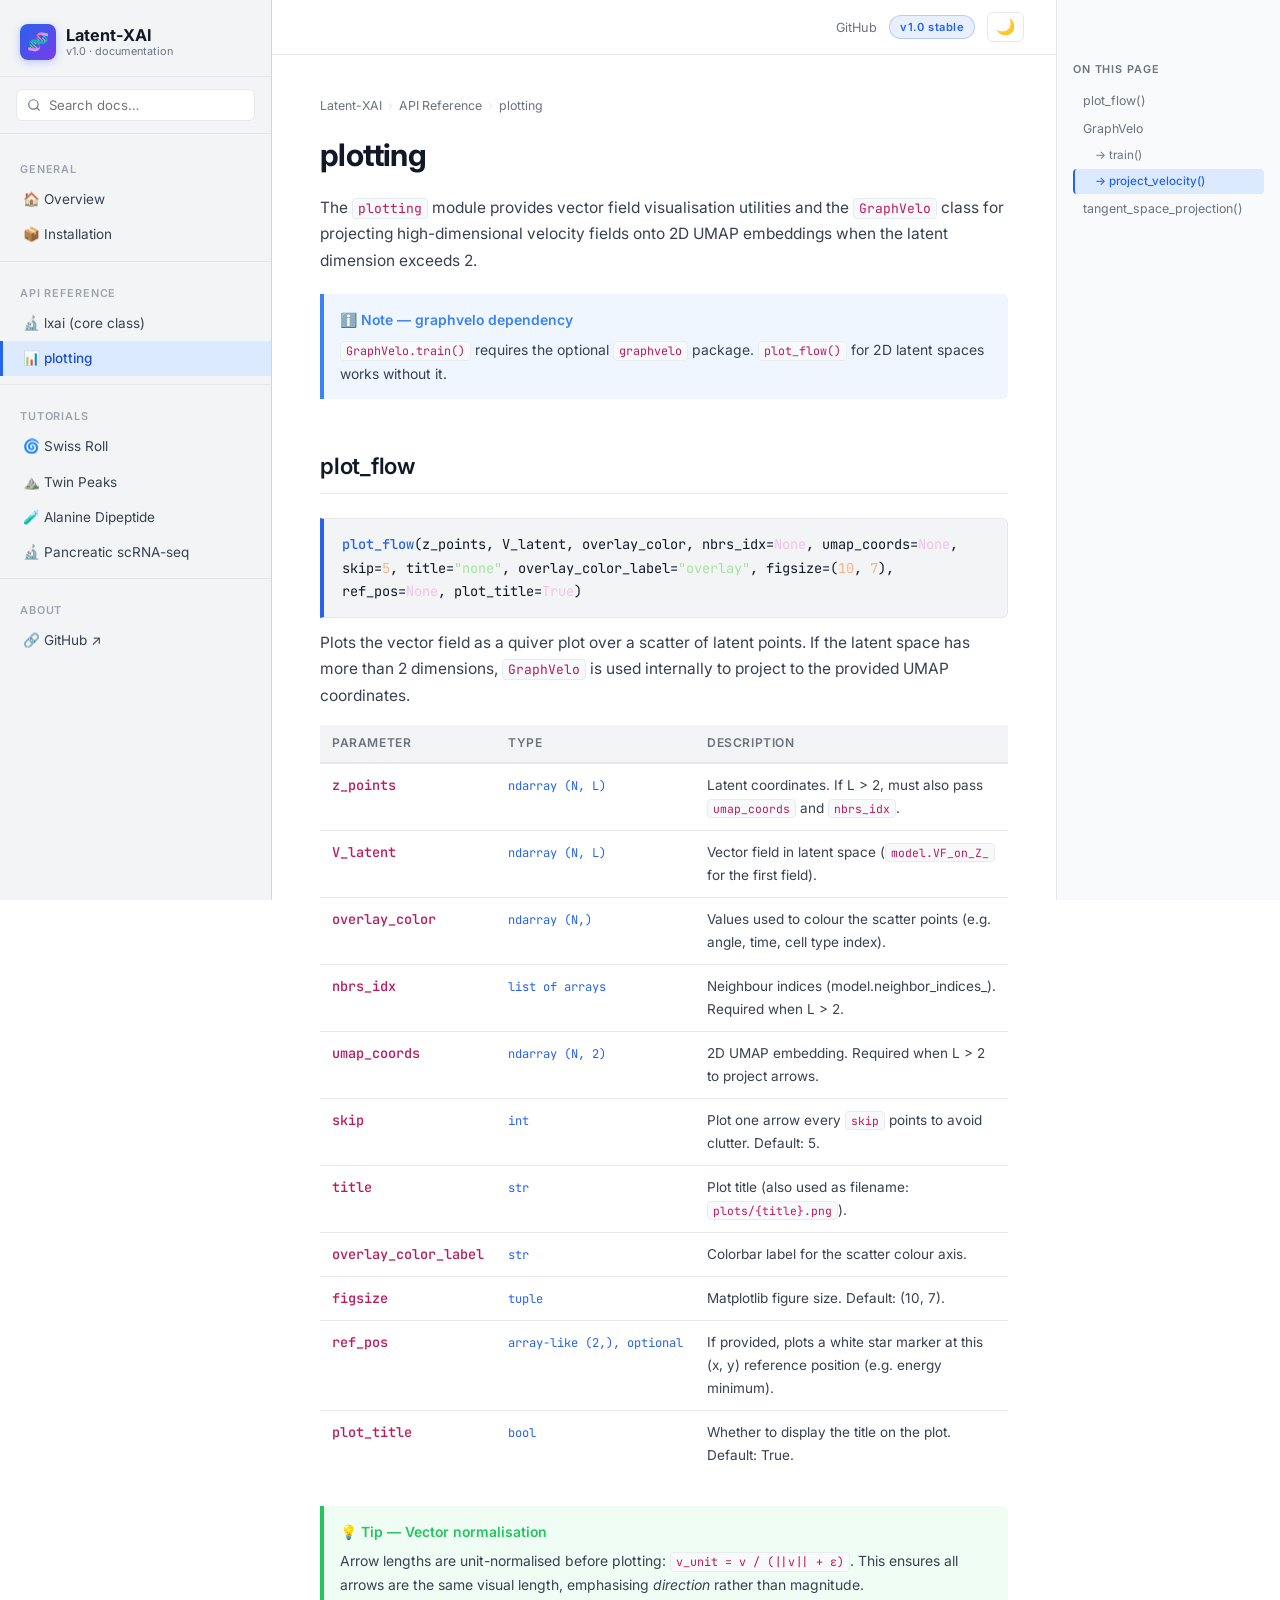
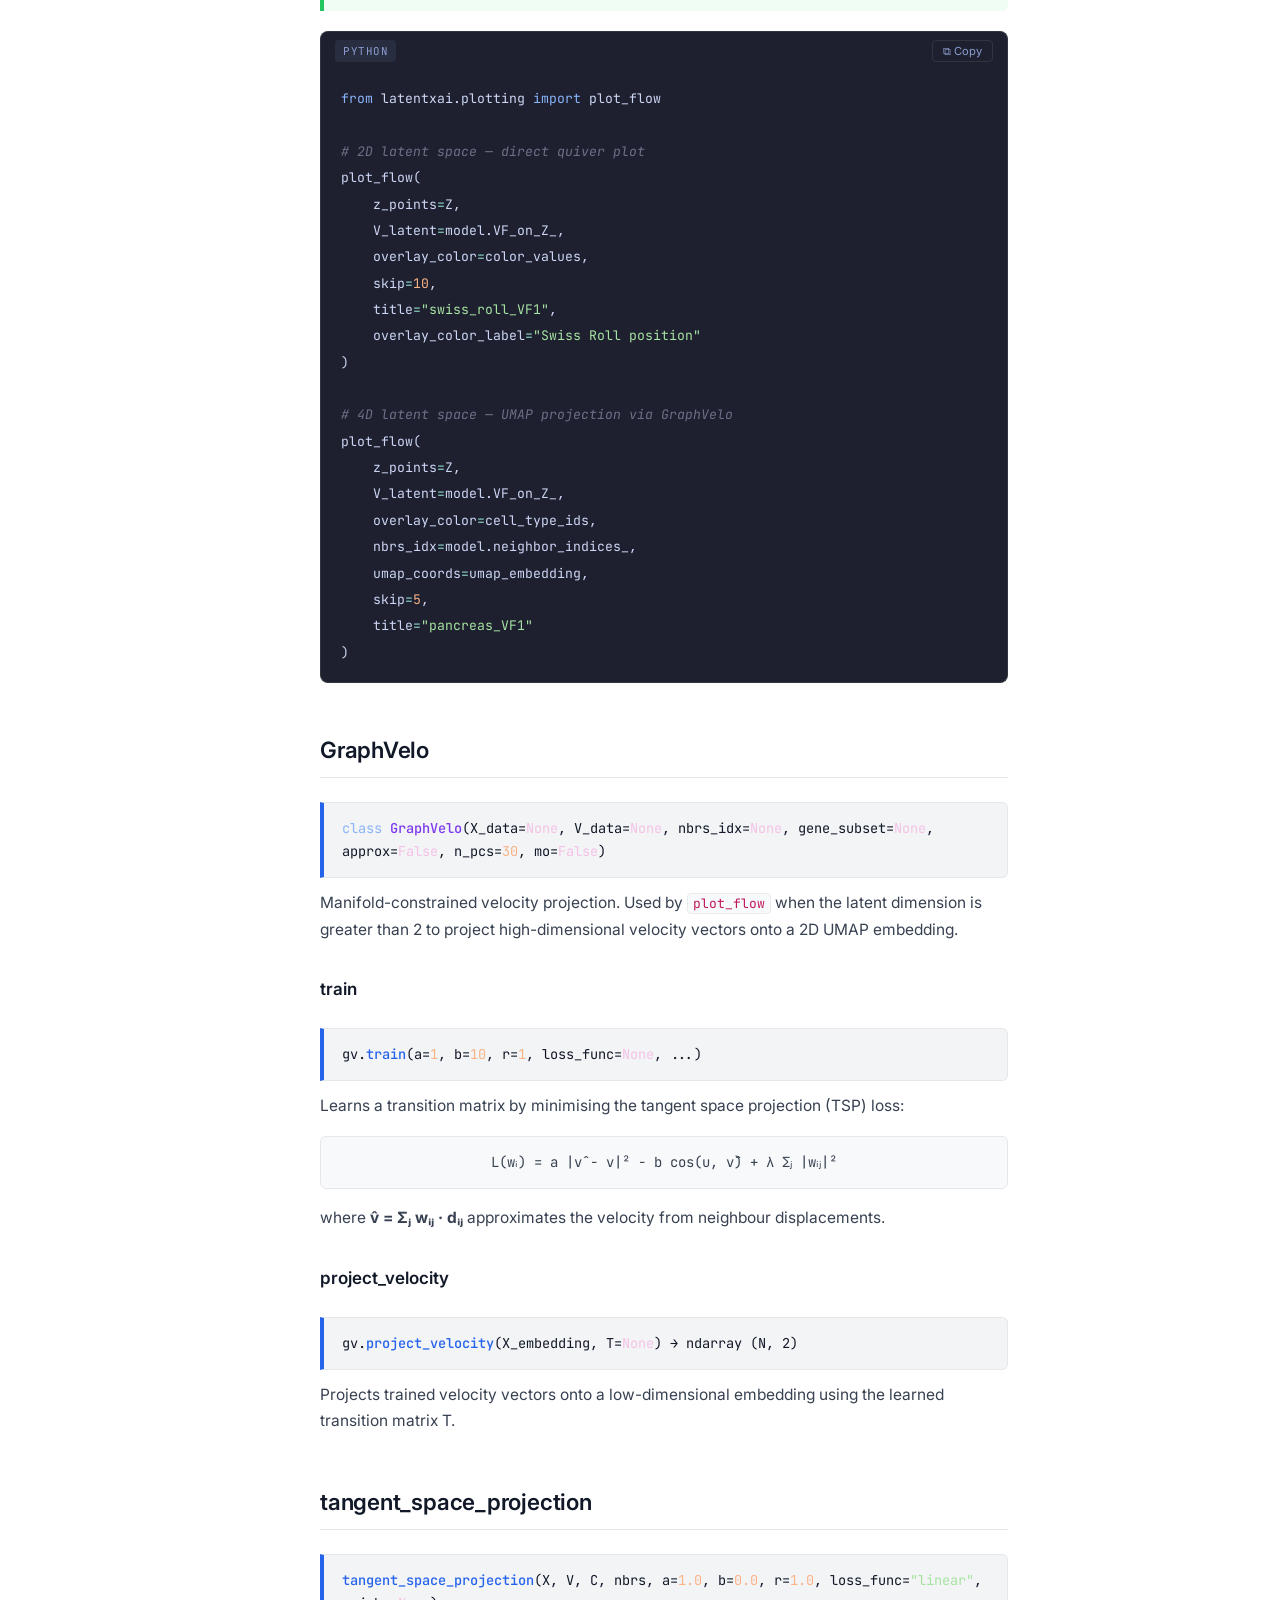
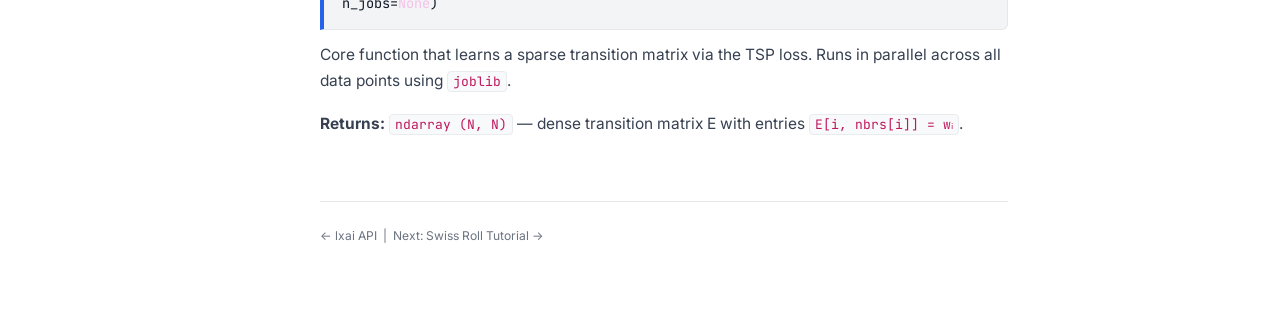
<file: api/plotting.html>
<!DOCTYPE html>
<html lang="en" data-theme="light">
<head>
  <meta charset="UTF-8" />
  <meta name="viewport" content="width=device-width, initial-scale=1.0" />
  <title>plotting — API Reference — Latent-XAI</title>
  <link rel="stylesheet" href="../css/style.css" />
</head>
<body>

<button class="sidebar-toggle" id="sidebar-toggle">☰</button>
<div class="sidebar-overlay" id="sidebar-overlay"></div>

<nav class="sidebar" role="navigation">
  <a class="sidebar-logo" href="../index.html">
    <div class="sidebar-logo-icon">🧬</div>
    <div class="sidebar-logo-text">Latent-XAI<span>v1.0 · documentation</span></div>
  </a>
  <div class="sidebar-search"><input type="search" placeholder="Search docs…" /></div>
  <div class="sidebar-nav">
    <div class="sidebar-section-title">General</div>
    <a href="../index.html">🏠 Overview</a>
    <a href="../installation.html">📦 Installation</a>
    <div class="sidebar-divider"></div>
    <div class="sidebar-section-title">API Reference</div>
    <a href="lxai.html">🔬 lxai (core class)</a>
    <a href="plotting.html" class="active">📊 plotting</a>
    <div class="sidebar-divider"></div>
    <div class="sidebar-section-title">Tutorials</div>
    <a href="../tutorials/swiss_roll.html">🌀 Swiss Roll</a>
    <a href="../tutorials/twin_peaks.html">⛰️ Twin Peaks</a>
    <a href="../tutorials/alanine_dipeptide.html">🧪 Alanine Dipeptide</a>
    <a href="../tutorials/pancreas.html">🔬 Pancreatic scRNA-seq</a>
    <div class="sidebar-divider"></div>
    <div class="sidebar-section-title">About</div>
    <a href="https://github.com" target="_blank" rel="noopener">🔗 GitHub ↗</a>
  </div>
</nav>

<div class="main-wrapper">
  <div class="content-header">
    <div class="header-links"><a href="https://github.com" target="_blank">GitHub</a></div>
    <span class="version-badge">v1.0 stable</span>
    <button class="theme-toggle" id="theme-toggle">🌙</button>
  </div>

  <div class="content">
    <div class="breadcrumb">
      <a href="../index.html">Latent-XAI</a><span class="breadcrumb-sep">›</span>
      <a href="#">API Reference</a><span class="breadcrumb-sep">›</span>
      <span>plotting</span>
    </div>

    <h1 id="plotting">plotting</h1>
    <p>
      The <code>plotting</code> module provides vector field visualisation utilities and
      the <code>GraphVelo</code> class for projecting high-dimensional velocity fields onto
      2D UMAP embeddings when the latent dimension exceeds 2.
    </p>

    <div class="admonition note">
      <div class="admonition-title">ℹ️ Note — graphvelo dependency</div>
      <p><code>GraphVelo.train()</code> requires the optional <code>graphvelo</code> package.
      <code>plot_flow()</code> for 2D latent spaces works without it.</p>
    </div>

    <!-- ── plot_flow ── -->
    <h2 id="plot-flow">plot_flow</h2>
    <div class="api-signature">
      <span class="fn-name">plot_flow</span>(z_points, V_latent, overlay_color, nbrs_idx=<span class="tok-cls">None</span>,
      umap_coords=<span class="tok-cls">None</span>, skip=<span class="tok-num">5</span>, title=<span class="tok-str">"none"</span>,
      overlay_color_label=<span class="tok-str">"overlay"</span>, figsize=(<span class="tok-num">10</span>, <span class="tok-num">7</span>),
      ref_pos=<span class="tok-cls">None</span>, plot_title=<span class="tok-cls">True</span>)
    </div>
    <p>
      Plots the vector field as a quiver plot over a scatter of latent points. If the latent space
      has more than 2 dimensions, <code>GraphVelo</code> is used internally to project to the provided
      UMAP coordinates.
    </p>
    <table class="param-table">
      <thead><tr><th>Parameter</th><th>Type</th><th>Description</th></tr></thead>
      <tbody>
        <tr><td><span class="param-name">z_points</span></td><td><span class="param-type">ndarray (N, L)</span></td><td>Latent coordinates. If L > 2, must also pass <code>umap_coords</code> and <code>nbrs_idx</code>.</td></tr>
        <tr><td><span class="param-name">V_latent</span></td><td><span class="param-type">ndarray (N, L)</span></td><td>Vector field in latent space (<code>model.VF_on_Z_</code> for the first field).</td></tr>
        <tr><td><span class="param-name">overlay_color</span></td><td><span class="param-type">ndarray (N,)</span></td><td>Values used to colour the scatter points (e.g. angle, time, cell type index).</td></tr>
        <tr><td><span class="param-name">nbrs_idx</span></td><td><span class="param-type">list of arrays</span></td><td>Neighbour indices (model.neighbor_indices_). Required when L > 2.</td></tr>
        <tr><td><span class="param-name">umap_coords</span></td><td><span class="param-type">ndarray (N, 2)</span></td><td>2D UMAP embedding. Required when L > 2 to project arrows.</td></tr>
        <tr><td><span class="param-name">skip</span></td><td><span class="param-type">int</span></td><td>Plot one arrow every <code>skip</code> points to avoid clutter. Default: 5.</td></tr>
        <tr><td><span class="param-name">title</span></td><td><span class="param-type">str</span></td><td>Plot title (also used as filename: <code>plots/{title}.png</code>).</td></tr>
        <tr><td><span class="param-name">overlay_color_label</span></td><td><span class="param-type">str</span></td><td>Colorbar label for the scatter colour axis.</td></tr>
        <tr><td><span class="param-name">figsize</span></td><td><span class="param-type">tuple</span></td><td>Matplotlib figure size. Default: (10, 7).</td></tr>
        <tr><td><span class="param-name">ref_pos</span></td><td><span class="param-type">array-like (2,), optional</span></td><td>If provided, plots a white star marker at this (x, y) reference position (e.g. energy minimum).</td></tr>
        <tr><td><span class="param-name">plot_title</span></td><td><span class="param-type">bool</span></td><td>Whether to display the title on the plot. Default: True.</td></tr>
      </tbody>
    </table>
    <div class="admonition tip">
      <div class="admonition-title">💡 Tip — Vector normalisation</div>
      <p>Arrow lengths are unit-normalised before plotting: <code>v_unit = v / (||v|| + ε)</code>.
      This ensures all arrows are the same visual length, emphasising <em>direction</em> rather than magnitude.</p>
    </div>
    <div class="code-block-wrapper">
      <div class="code-block-header">
        <span class="code-lang-badge">python</span>
        <button class="copy-btn">⧉ Copy</button>
      </div>
      <pre><code><span class="tok-kw">from</span> latentxai.plotting <span class="tok-kw">import</span> plot_flow

<span class="tok-cm"># 2D latent space — direct quiver plot</span>
plot_flow(
    z_points<span class="tok-op">=</span>Z,
    V_latent<span class="tok-op">=</span>model.VF_on_Z_,
    overlay_color<span class="tok-op">=</span>color_values,
    skip<span class="tok-op">=</span><span class="tok-num">10</span>,
    title<span class="tok-op">=</span><span class="tok-str">"swiss_roll_VF1"</span>,
    overlay_color_label<span class="tok-op">=</span><span class="tok-str">"Swiss Roll position"</span>
)

<span class="tok-cm"># 4D latent space — UMAP projection via GraphVelo</span>
plot_flow(
    z_points<span class="tok-op">=</span>Z,
    V_latent<span class="tok-op">=</span>model.VF_on_Z_,
    overlay_color<span class="tok-op">=</span>cell_type_ids,
    nbrs_idx<span class="tok-op">=</span>model.neighbor_indices_,
    umap_coords<span class="tok-op">=</span>umap_embedding,
    skip<span class="tok-op">=</span><span class="tok-num">5</span>,
    title<span class="tok-op">=</span><span class="tok-str">"pancreas_VF1"</span>
)</code></pre>
    </div>

    <!-- ── GraphVelo ── -->
    <h2 id="graphvelo">GraphVelo</h2>
    <div class="api-signature">
      <span class="tok-kw">class</span> <span class="fn-class">GraphVelo</span>(X_data=<span class="tok-cls">None</span>, V_data=<span class="tok-cls">None</span>, nbrs_idx=<span class="tok-cls">None</span>,
      gene_subset=<span class="tok-cls">None</span>, approx=<span class="tok-cls">False</span>, n_pcs=<span class="tok-num">30</span>, mo=<span class="tok-cls">False</span>)
    </div>
    <p>
      Manifold-constrained velocity projection. Used by <code>plot_flow</code> when the latent dimension
      is greater than 2 to project high-dimensional velocity vectors onto a 2D UMAP embedding.
    </p>

    <h3 id="graphvelo-train">train</h3>
    <div class="api-signature">
      gv.<span class="fn-name">train</span>(a=<span class="tok-num">1</span>, b=<span class="tok-num">10</span>, r=<span class="tok-num">1</span>, loss_func=<span class="tok-cls">None</span>, ...)
    </div>
    <p>
      Learns a transition matrix by minimising the tangent space projection (TSP) loss:
    </p>
    <div class="math-block">
      L(wᵢ) = a |v̂ − v|² − b cos(u, v̂) + λ Σⱼ |wᵢⱼ|²
    </div>
    <p>where <strong>v̂ = Σⱼ wᵢⱼ · dᵢⱼ</strong> approximates the velocity from neighbour displacements.</p>

    <h3 id="graphvelo-project">project_velocity</h3>
    <div class="api-signature">
      gv.<span class="fn-name">project_velocity</span>(X_embedding, T=<span class="tok-cls">None</span>) → ndarray (N, 2)
    </div>
    <p>Projects trained velocity vectors onto a low-dimensional embedding using the learned transition matrix T.</p>

    <!-- ── tangent_space_projection ── -->
    <h2 id="tangent-space-projection">tangent_space_projection</h2>
    <div class="api-signature">
      <span class="fn-name">tangent_space_projection</span>(X, V, C, nbrs, a=<span class="tok-num">1.0</span>, b=<span class="tok-num">0.0</span>,
      r=<span class="tok-num">1.0</span>, loss_func=<span class="tok-str">"linear"</span>, n_jobs=<span class="tok-cls">None</span>)
    </div>
    <p>
      Core function that learns a sparse transition matrix via the TSP loss. Runs in parallel
      across all data points using <code>joblib</code>.
    </p>
    <p><strong>Returns:</strong> <code>ndarray (N, N)</code> — dense transition matrix E with entries <code>E[i, nbrs[i]] = wᵢ</code>.</p>

    <div class="content-footer">
      <span>← <a href="lxai.html">lxai API</a> &nbsp;|&nbsp; Next: <a href="../tutorials/swiss_roll.html">Swiss Roll Tutorial →</a></span>
    </div>
  </div>
</div>

<aside class="toc-sidebar">
  <div class="toc-title">On this page</div>
  <ul class="toc-list">
    <li><a href="#plot-flow">plot_flow()</a></li>
    <li><a href="#graphvelo">GraphVelo</a></li>
    <li class="toc-h3"><a href="#graphvelo-train">→ train()</a></li>
    <li class="toc-h3"><a href="#graphvelo-project">→ project_velocity()</a></li>
    <li><a href="#tangent-space-projection">tangent_space_projection()</a></li>
  </ul>
</aside>

<script src="../js/main.js"></script>
</body>
</html>
</file>
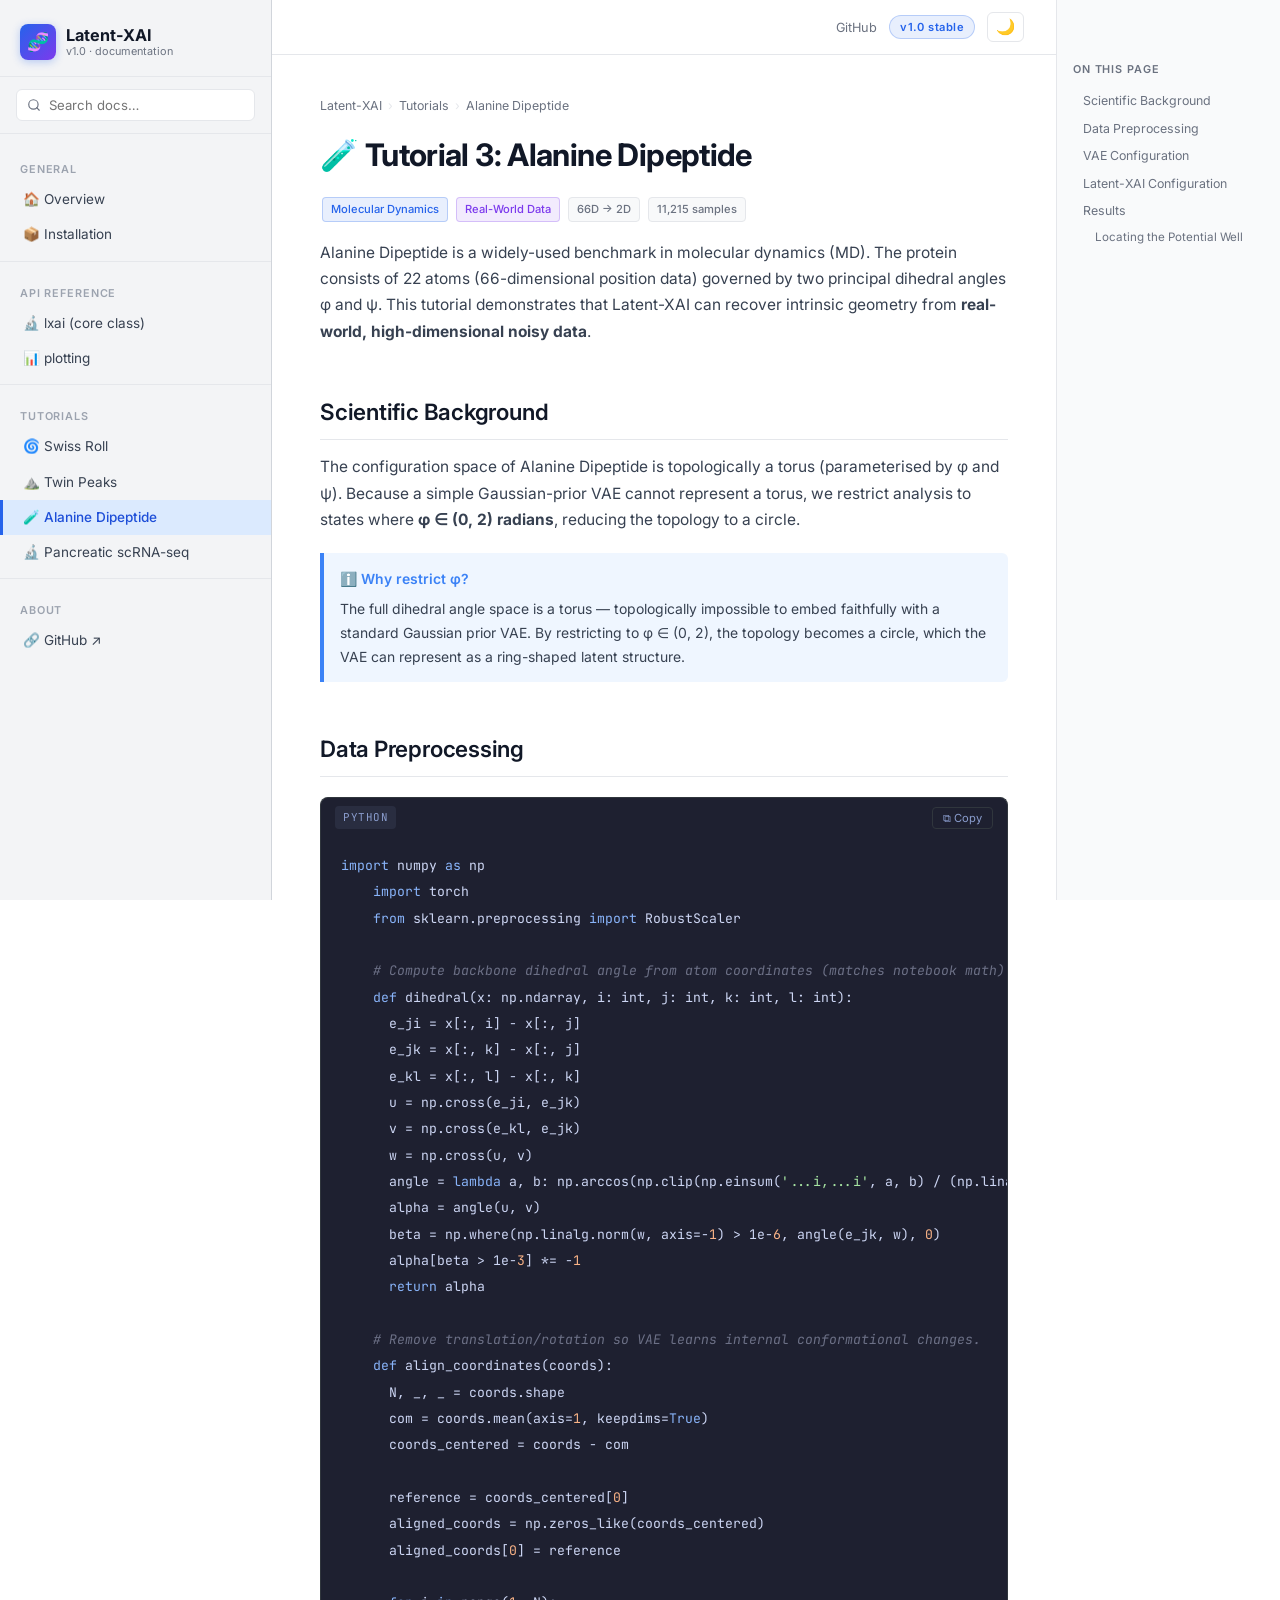
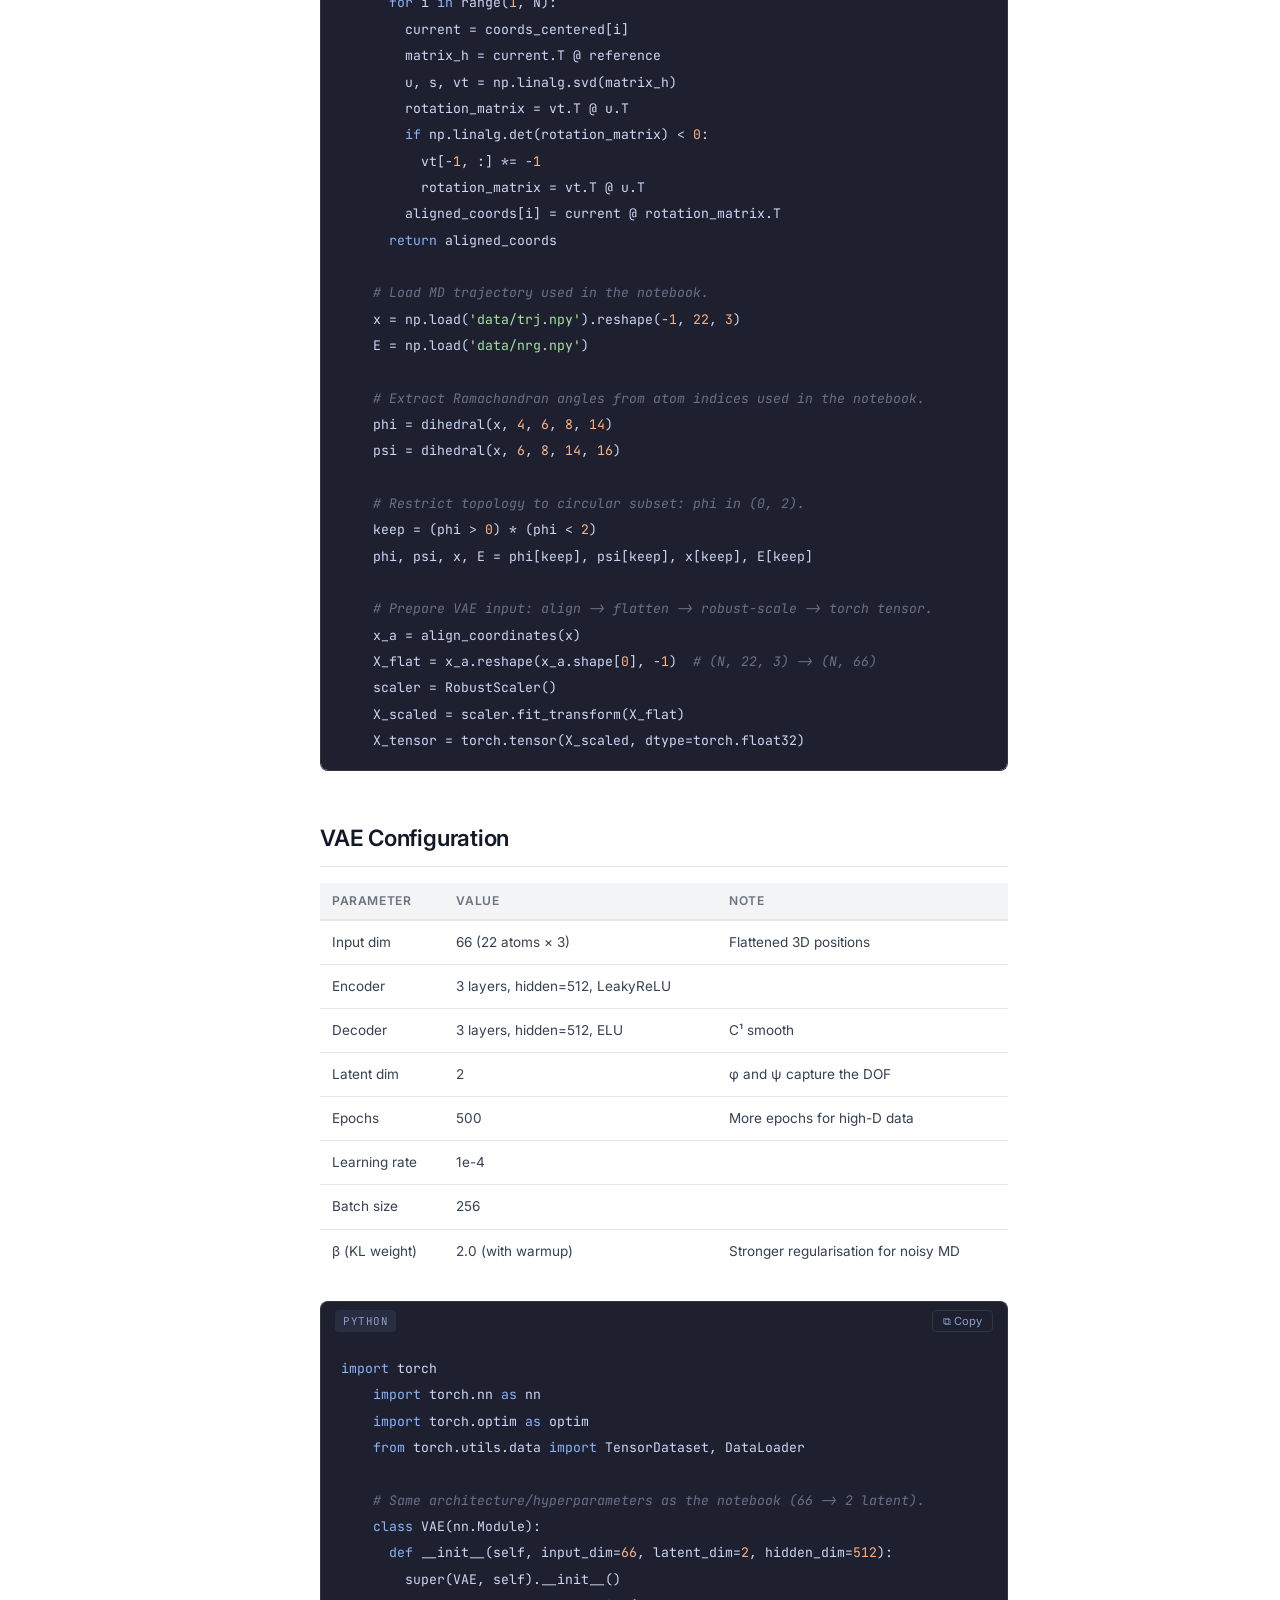
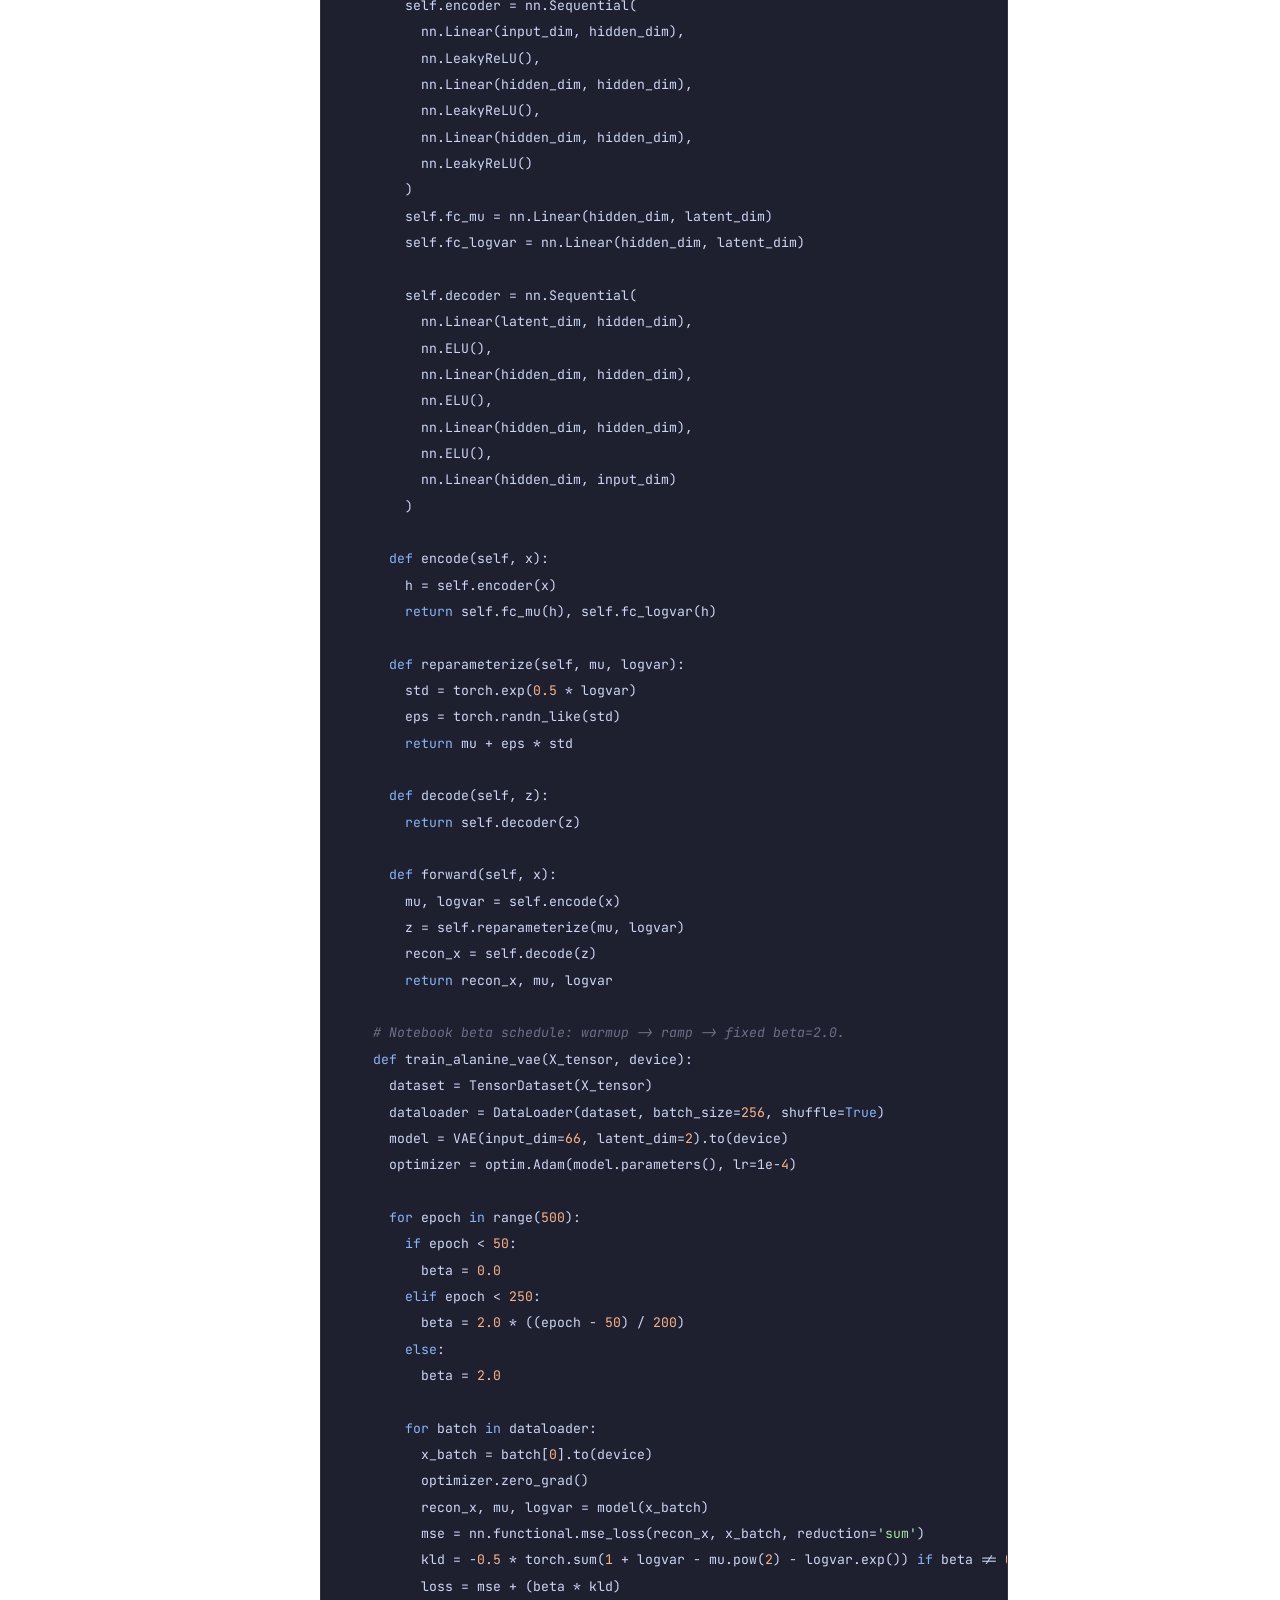
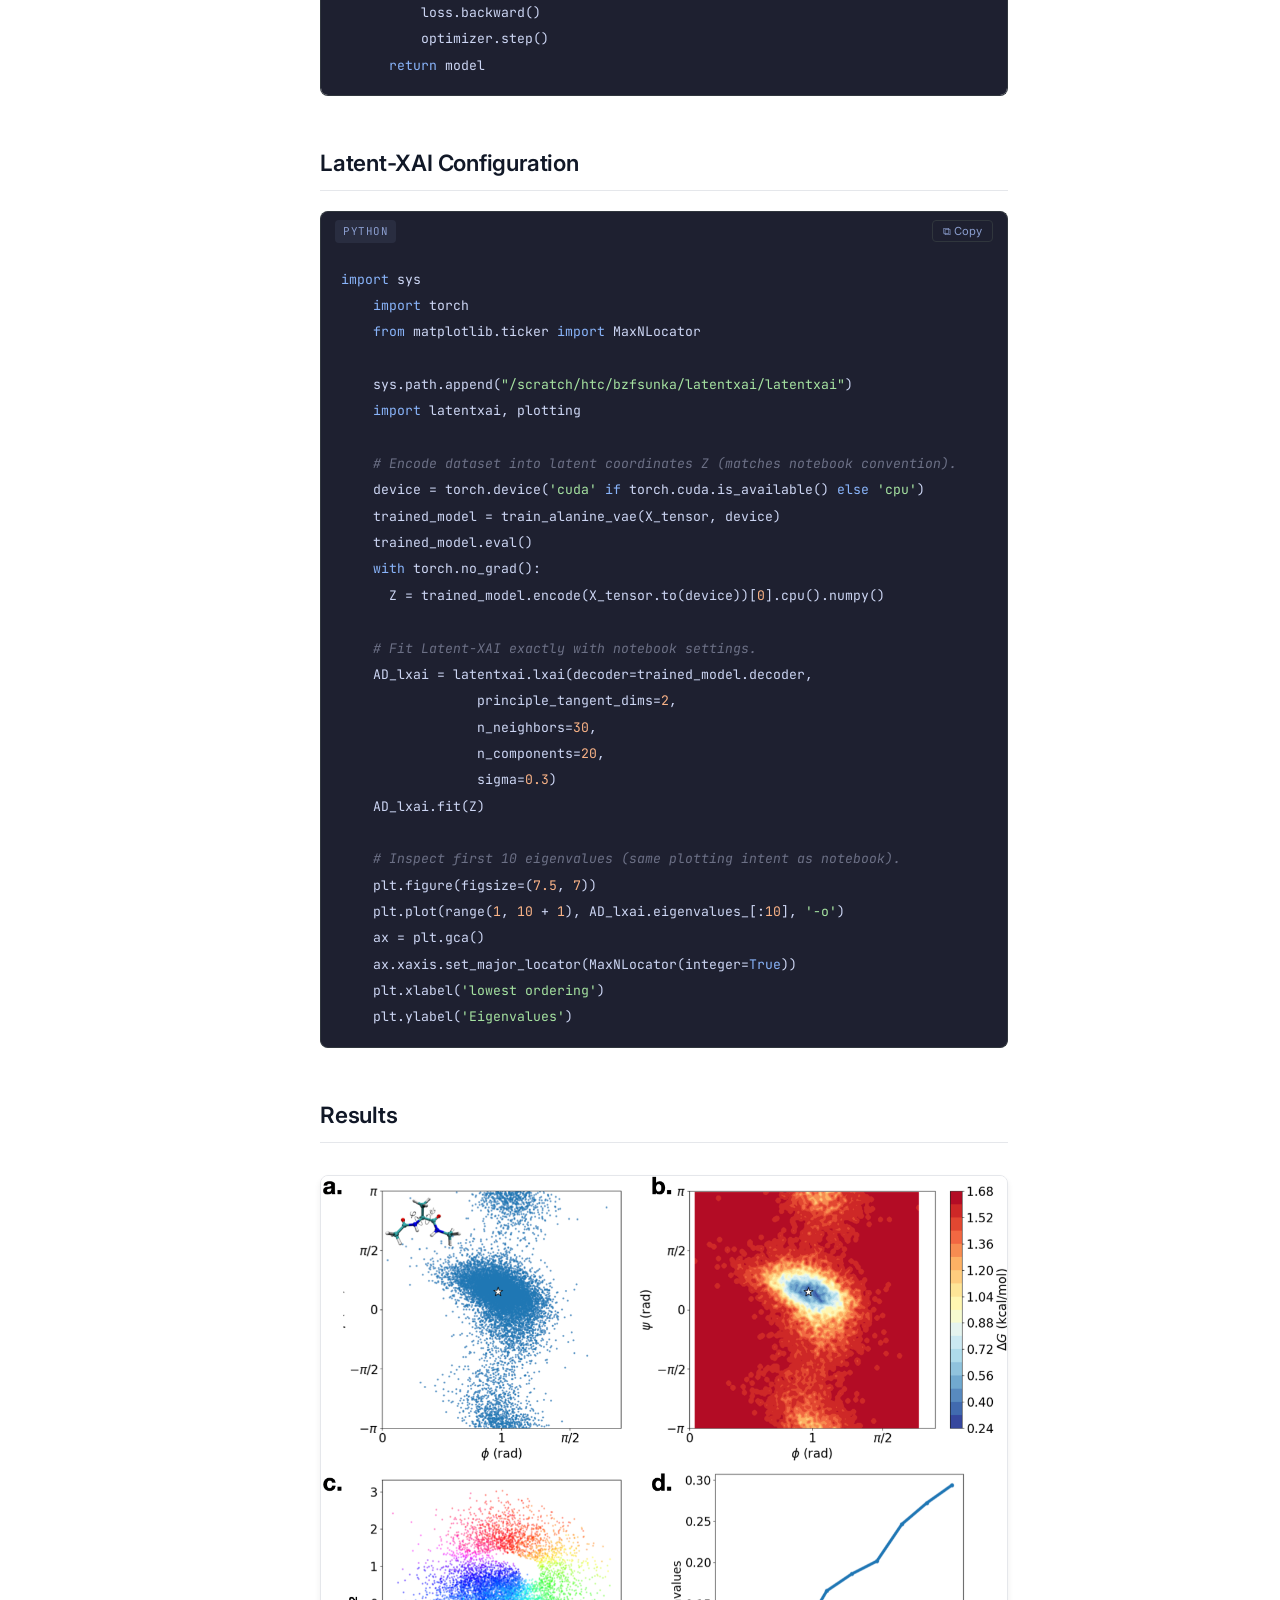
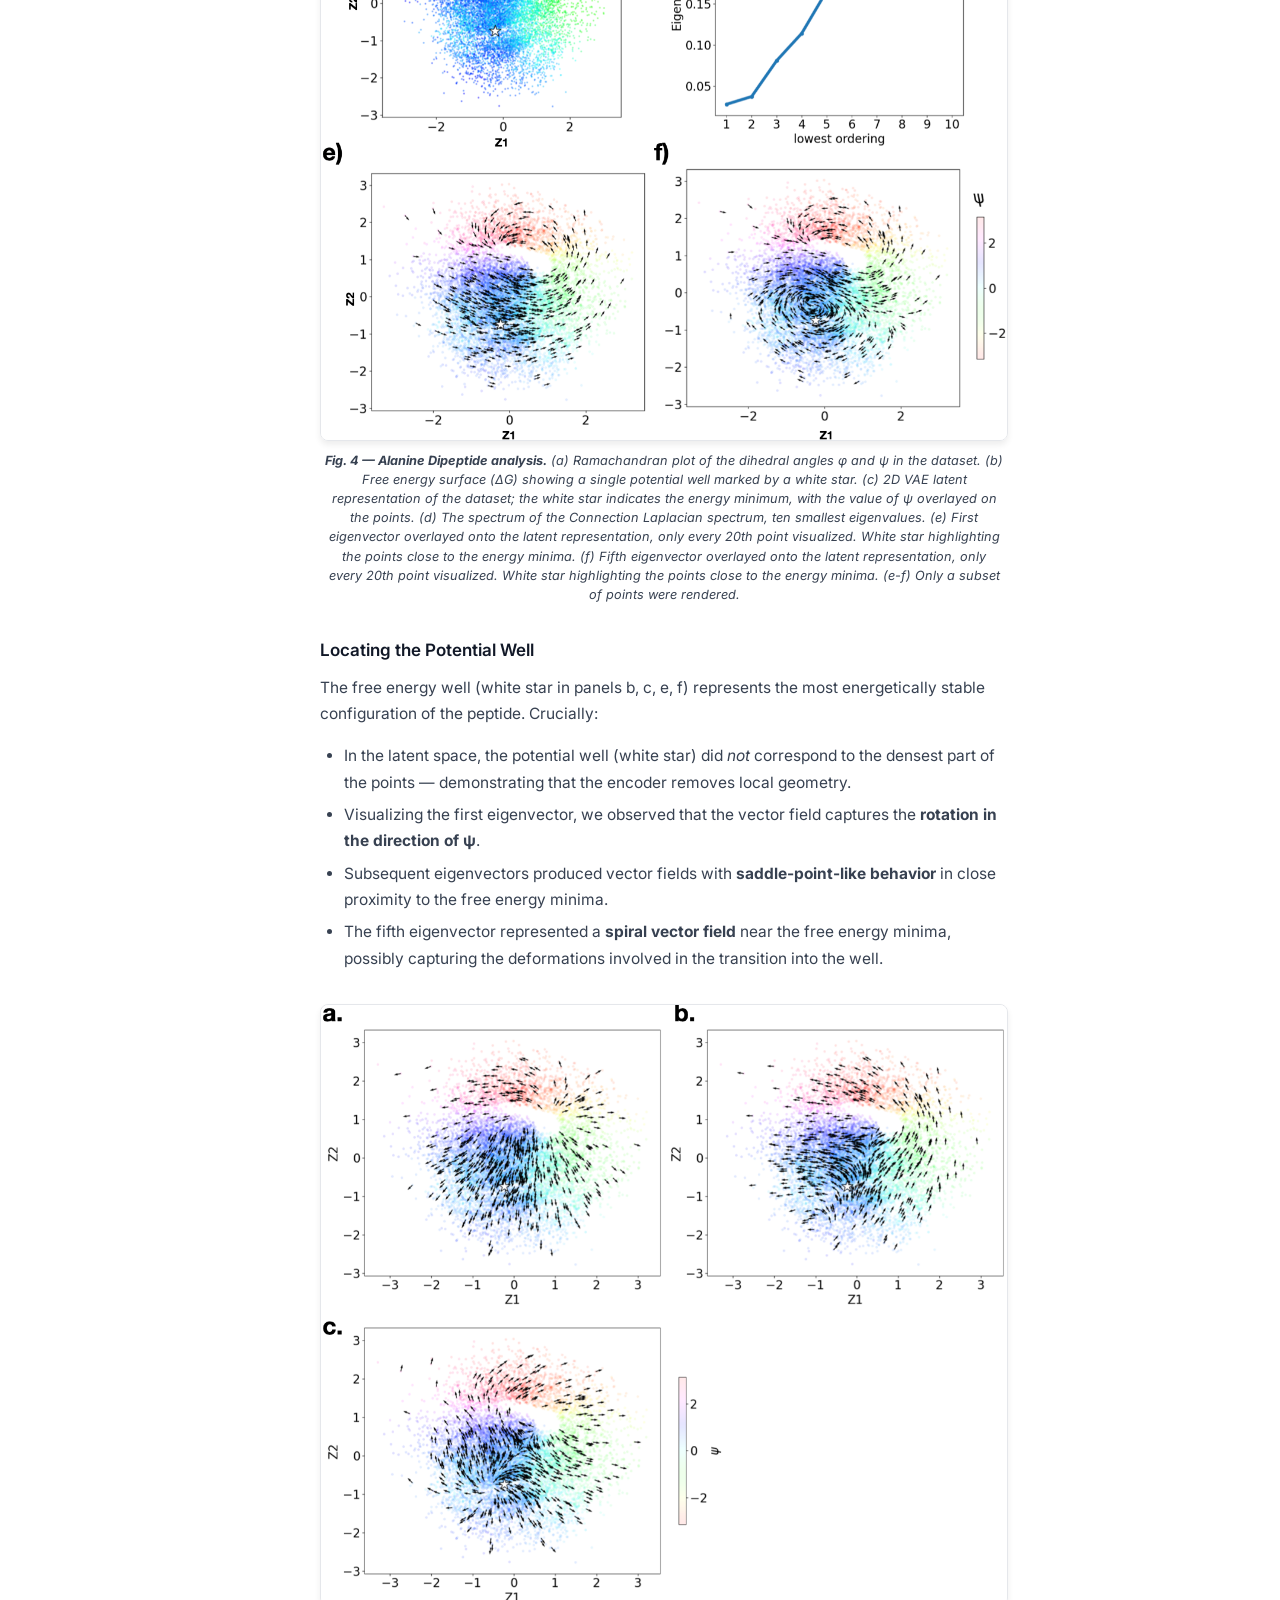
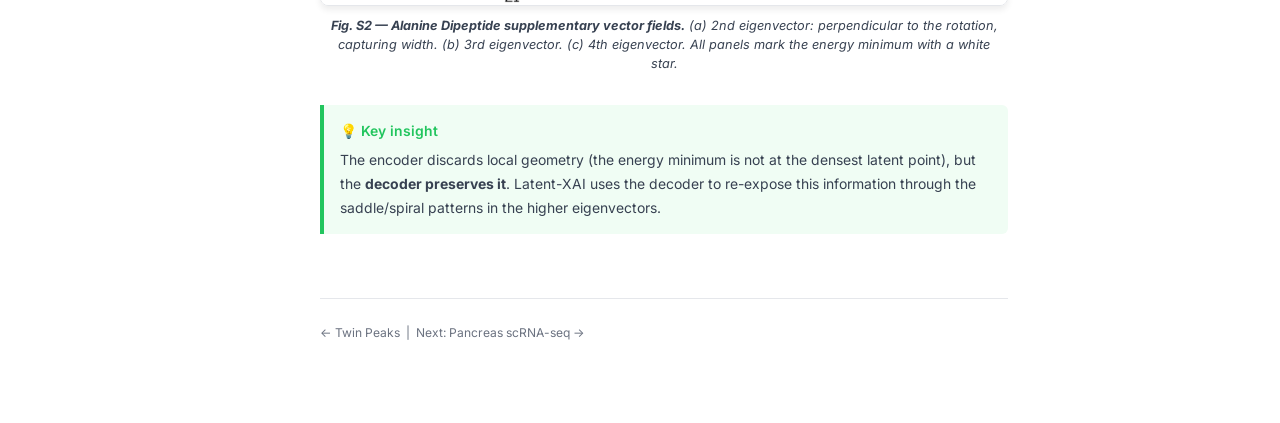
<file: tutorials/alanine_dipeptide.html>
<!DOCTYPE html>
<html lang="en" data-theme="light">

<head>
  <meta charset="UTF-8" />
  <meta name="viewport" content="width=device-width, initial-scale=1.0" />
  <title>Alanine Dipeptide Tutorial — Latent-XAI</title>
  <meta name="description"
    content="Tutorial: applying Latent-XAI to Alanine Dipeptide molecular dynamics data to detect potential wells." />
  <link rel="stylesheet" href="../css/style.css" />
</head>

<body>
  <button class="sidebar-toggle" id="sidebar-toggle">☰</button>
  <div class="sidebar-overlay" id="sidebar-overlay"></div>

  <nav class="sidebar" role="navigation">
    <a class="sidebar-logo" href="../index.html">
      <div class="sidebar-logo-icon">🧬</div>
      <div class="sidebar-logo-text">Latent-XAI<span>v1.0 · documentation</span></div>
    </a>
    <div class="sidebar-search"><input type="search" placeholder="Search docs…" /></div>
    <div class="sidebar-nav">
      <div class="sidebar-section-title">General</div>
      <a href="../index.html">🏠 Overview</a>
      <a href="../installation.html">📦 Installation</a>
      <div class="sidebar-divider"></div>
      <div class="sidebar-section-title">API Reference</div>
      <a href="../api/lxai.html">🔬 lxai (core class)</a>
      <a href="../api/plotting.html">📊 plotting</a>
      <div class="sidebar-divider"></div>
      <div class="sidebar-section-title">Tutorials</div>
      <a href="swiss_roll.html">🌀 Swiss Roll</a>
      <a href="twin_peaks.html">⛰️ Twin Peaks</a>
      <a href="alanine_dipeptide.html" class="active">🧪 Alanine Dipeptide</a>
      <a href="pancreas.html">🔬 Pancreatic scRNA-seq</a>
      <div class="sidebar-divider"></div>
      <div class="sidebar-section-title">About</div>
      <a href="https://github.com" target="_blank" rel="noopener">🔗 GitHub ↗</a>
    </div>
  </nav>

  <div class="main-wrapper">
    <div class="content-header">
      <div class="header-links"><a href="https://github.com" target="_blank">GitHub</a></div>
      <span class="version-badge">v1.0 stable</span>
      <button class="theme-toggle" id="theme-toggle">🌙</button>
    </div>

    <div class="content">
      <div class="breadcrumb">
        <a href="../index.html">Latent-XAI</a><span class="breadcrumb-sep">›</span>
        <span>Tutorials</span><span class="breadcrumb-sep">›</span>
        <span>Alanine Dipeptide</span>
      </div>

      <h1 id="alanine-dipeptide">🧪 Tutorial 3: Alanine Dipeptide</h1>
      <p>
        <span class="tag tag-blue">Molecular Dynamics</span>
        <span class="tag tag-purple">Real-World Data</span>
        <span class="tag">66D → 2D</span>
        <span class="tag">11,215 samples</span>
      </p>
      <p style="margin-top:12px">
        Alanine Dipeptide is a widely-used benchmark in molecular dynamics (MD). The protein consists
        of 22 atoms (66-dimensional position data) governed by two principal dihedral angles φ and ψ.
        This tutorial demonstrates that Latent-XAI can recover intrinsic geometry from
        <strong>real-world, high-dimensional noisy data</strong>.
      </p>

      <h2 id="background">Scientific Background</h2>
      <p>
        The configuration space of Alanine Dipeptide is topologically a torus (parameterised by φ and ψ).
        Because a simple Gaussian-prior VAE cannot represent a torus, we restrict analysis to states
        where <strong>φ ∈ (0, 2) radians</strong>, reducing the topology to a circle.
      </p>
      <div class="admonition note">
        <div class="admonition-title">ℹ️ Why restrict φ?</div>
        <p>
          The full dihedral angle space is a torus — topologically impossible to embed faithfully
          with a standard Gaussian prior VAE. By restricting to φ ∈ (0, 2), the topology becomes
          a circle, which the VAE can represent as a ring-shaped latent structure.
        </p>
      </div>

      <h2 id="preprocessing">Data Preprocessing</h2>
      <div class="code-block-wrapper">
        <div class="code-block-header"><span class="code-lang-badge">python</span><button class="copy-btn">⧉
            Copy</button></div>
        <pre><code>import numpy as np
    import torch
    from sklearn.preprocessing import RobustScaler

    # Compute backbone dihedral angle from atom coordinates (matches notebook math).
    def dihedral(x: np.ndarray, i: int, j: int, k: int, l: int):
      e_ji = x[:, i] - x[:, j]
      e_jk = x[:, k] - x[:, j]
      e_kl = x[:, l] - x[:, k]
      u = np.cross(e_ji, e_jk)
      v = np.cross(e_kl, e_jk)
      w = np.cross(u, v)
      angle = lambda a, b: np.arccos(np.clip(np.einsum('...i,...i', a, b) / (np.linalg.norm(a, axis=-1) * np.linalg.norm(b, axis=-1)), -1, 1))
      alpha = angle(u, v)
      beta = np.where(np.linalg.norm(w, axis=-1) > 1e-6, angle(e_jk, w), 0)
      alpha[beta > 1e-3] *= -1
      return alpha

    # Remove translation/rotation so VAE learns internal conformational changes.
    def align_coordinates(coords):
      N, _, _ = coords.shape
      com = coords.mean(axis=1, keepdims=True)
      coords_centered = coords - com

      reference = coords_centered[0]
      aligned_coords = np.zeros_like(coords_centered)
      aligned_coords[0] = reference

      for i in range(1, N):
        current = coords_centered[i]
        matrix_h = current.T @ reference
        u, s, vt = np.linalg.svd(matrix_h)
        rotation_matrix = vt.T @ u.T
        if np.linalg.det(rotation_matrix) < 0:
          vt[-1, :] *= -1
          rotation_matrix = vt.T @ u.T
        aligned_coords[i] = current @ rotation_matrix.T
      return aligned_coords

    # Load MD trajectory used in the notebook.
    x = np.load('data/trj.npy').reshape(-1, 22, 3)
    E = np.load('data/nrg.npy')

    # Extract Ramachandran angles from atom indices used in the notebook.
    phi = dihedral(x, 4, 6, 8, 14)
    psi = dihedral(x, 6, 8, 14, 16)

    # Restrict topology to circular subset: phi in (0, 2).
    keep = (phi > 0) * (phi < 2)
    phi, psi, x, E = phi[keep], psi[keep], x[keep], E[keep]

    # Prepare VAE input: align -> flatten -> robust-scale -> torch tensor.
    x_a = align_coordinates(x)
    X_flat = x_a.reshape(x_a.shape[0], -1)  # (N, 22, 3) -> (N, 66)
    scaler = RobustScaler()
    X_scaled = scaler.fit_transform(X_flat)
    X_tensor = torch.tensor(X_scaled, dtype=torch.float32)</code></pre>
      </div>

      <h2 id="vae-config">VAE Configuration</h2>
      <table class="param-table">
        <thead>
          <tr>
            <th>Parameter</th>
            <th>Value</th>
            <th>Note</th>
          </tr>
        </thead>
        <tbody>
          <tr>
            <td>Input dim</td>
            <td>66 (22 atoms × 3)</td>
            <td>Flattened 3D positions</td>
          </tr>
          <tr>
            <td>Encoder</td>
            <td>3 layers, hidden=512, LeakyReLU</td>
            <td></td>
          </tr>
          <tr>
            <td>Decoder</td>
            <td>3 layers, hidden=512, ELU</td>
            <td>C¹ smooth</td>
          </tr>
          <tr>
            <td>Latent dim</td>
            <td>2</td>
            <td>φ and ψ capture the DOF</td>
          </tr>
          <tr>
            <td>Epochs</td>
            <td>500</td>
            <td>More epochs for high-D data</td>
          </tr>
          <tr>
            <td>Learning rate</td>
            <td>1e-4</td>
            <td></td>
          </tr>
          <tr>
            <td>Batch size</td>
            <td>256</td>
            <td></td>
          </tr>
          <tr>
            <td>β (KL weight)</td>
            <td>2.0 (with warmup)</td>
            <td>Stronger regularisation for noisy MD</td>
          </tr>
        </tbody>
      </table>

        <div class="code-block-wrapper">
        <div class="code-block-header"><span class="code-lang-badge">python</span><button class="copy-btn">⧉
          Copy</button></div>
        <pre><code>import torch
    import torch.nn as nn
    import torch.optim as optim
    from torch.utils.data import TensorDataset, DataLoader

    # Same architecture/hyperparameters as the notebook (66 -> 2 latent).
    class VAE(nn.Module):
      def __init__(self, input_dim=66, latent_dim=2, hidden_dim=512):
        super(VAE, self).__init__()
        self.encoder = nn.Sequential(
          nn.Linear(input_dim, hidden_dim),
          nn.LeakyReLU(),
          nn.Linear(hidden_dim, hidden_dim),
          nn.LeakyReLU(),
          nn.Linear(hidden_dim, hidden_dim),
          nn.LeakyReLU()
        )
        self.fc_mu = nn.Linear(hidden_dim, latent_dim)
        self.fc_logvar = nn.Linear(hidden_dim, latent_dim)

        self.decoder = nn.Sequential(
          nn.Linear(latent_dim, hidden_dim),
          nn.ELU(),
          nn.Linear(hidden_dim, hidden_dim),
          nn.ELU(),
          nn.Linear(hidden_dim, hidden_dim),
          nn.ELU(),
          nn.Linear(hidden_dim, input_dim)
        )

      def encode(self, x):
        h = self.encoder(x)
        return self.fc_mu(h), self.fc_logvar(h)

      def reparameterize(self, mu, logvar):
        std = torch.exp(0.5 * logvar)
        eps = torch.randn_like(std)
        return mu + eps * std

      def decode(self, z):
        return self.decoder(z)

      def forward(self, x):
        mu, logvar = self.encode(x)
        z = self.reparameterize(mu, logvar)
        recon_x = self.decode(z)
        return recon_x, mu, logvar

    # Notebook beta schedule: warmup -> ramp -> fixed beta=2.0.
    def train_alanine_vae(X_tensor, device):
      dataset = TensorDataset(X_tensor)
      dataloader = DataLoader(dataset, batch_size=256, shuffle=True)
      model = VAE(input_dim=66, latent_dim=2).to(device)
      optimizer = optim.Adam(model.parameters(), lr=1e-4)

      for epoch in range(500):
        if epoch < 50:
          beta = 0.0
        elif epoch < 250:
          beta = 2.0 * ((epoch - 50) / 200)
        else:
          beta = 2.0

        for batch in dataloader:
          x_batch = batch[0].to(device)
          optimizer.zero_grad()
          recon_x, mu, logvar = model(x_batch)
          mse = nn.functional.mse_loss(recon_x, x_batch, reduction='sum')
          kld = -0.5 * torch.sum(1 + logvar - mu.pow(2) - logvar.exp()) if beta != 0 else 0
          loss = mse + (beta * kld)
          loss.backward()
          optimizer.step()
      return model</code></pre>
        </div>

      <h2 id="latentxai-config">Latent-XAI Configuration</h2>
      <div class="code-block-wrapper">
        <div class="code-block-header"><span class="code-lang-badge">python</span><button class="copy-btn">⧉
            Copy</button></div>
        <pre><code>import sys
    import torch
    from matplotlib.ticker import MaxNLocator

    sys.path.append("/scratch/htc/bzfsunka/latentxai/latentxai")
    import latentxai, plotting

    # Encode dataset into latent coordinates Z (matches notebook convention).
    device = torch.device('cuda' if torch.cuda.is_available() else 'cpu')
    trained_model = train_alanine_vae(X_tensor, device)
    trained_model.eval()
    with torch.no_grad():
      Z = trained_model.encode(X_tensor.to(device))[0].cpu().numpy()

    # Fit Latent-XAI exactly with notebook settings.
    AD_lxai = latentxai.lxai(decoder=trained_model.decoder,
                 principle_tangent_dims=2,
                 n_neighbors=30,
                 n_components=20,
                 sigma=0.3)
    AD_lxai.fit(Z)

    # Inspect first 10 eigenvalues (same plotting intent as notebook).
    plt.figure(figsize=(7.5, 7))
    plt.plot(range(1, 10 + 1), AD_lxai.eigenvalues_[:10], '-o')
    ax = plt.gca()
    ax.xaxis.set_major_locator(MaxNLocator(integer=True))
    plt.xlabel('lowest ordering')
    plt.ylabel('Eigenvalues')</code></pre>
      </div>

      <h2 id="results">Results</h2>
      <div class="figure-block">
        <img src="../assets/figures/AD_results.png" alt="Alanine Dipeptide Latent-XAI results" />
        <p class="figure-caption">
          <strong>Fig. 4 — Alanine Dipeptide analysis.</strong>
          (a) Ramachandran plot of the dihedral angles φ and ψ in the dataset.
          (b) Free energy surface (ΔG) showing a single potential well marked by a white star.
          (c) 2D VAE latent representation of the dataset; the white star indicates the energy minimum, with the value
          of ψ overlayed on the points.
          (d) The spectrum of the Connection Laplacian spectrum, ten smallest eigenvalues.
          (e) First eigenvector overlayed onto the latent representation, only every 20th point visualized. White star
          highlighting the points close to the energy minima.
          (f) Fifth eigenvector overlayed onto the latent representation, only every 20th point visualized. White star
          highlighting the points close to the energy minima. (e-f) Only a subset of points were rendered.
        </p>
      </div>

      <h3 id="energy-well">Locating the Potential Well</h3>
      <p>
        The free energy well (white star in panels b, c, e, f) represents the most energetically
        stable configuration of the peptide. Crucially:
      </p>
      <ul>
        <li>In the latent space, the potential well (white star) did <em>not</em> correspond to the densest part of the
          points — demonstrating that the encoder removes local geometry.</li>
        <li>Visualizing the first eigenvector, we observed that the vector field captures the <strong>rotation in the
            direction of ψ</strong>.</li>
        <li>Subsequent eigenvectors produced vector fields with <strong>saddle-point-like behavior</strong> in close
          proximity to the free energy minima.</li>
        <li>The fifth eigenvector represented a <strong>spiral vector field</strong> near the free energy minima,
          possibly capturing the deformations involved in the transition into the well.</li>
      </ul>

      <div class="figure-block">
        <img src="../assets/figures/suppB.png" alt="Supplementary Alanine Dipeptide vector fields (EV2, EV3, EV4)" />
        <p class="figure-caption">
          <strong>Fig. S2 — Alanine Dipeptide supplementary vector fields.</strong>
          (a) 2nd eigenvector: perpendicular to the rotation, capturing width.
          (b) 3rd eigenvector. (c) 4th eigenvector.
          All panels mark the energy minimum with a white star.
        </p>
      </div>

      <div class="admonition tip">
        <div class="admonition-title">💡 Key insight</div>
        <p>
          The encoder discards local geometry (the energy minimum is not at the densest latent point),
          but the <strong>decoder preserves it</strong>. Latent-XAI uses the decoder to re-expose this
          information through the saddle/spiral patterns in the higher eigenvectors.
        </p>
      </div>

      <div class="content-footer">
        <span>← <a href="twin_peaks.html">Twin Peaks</a> &nbsp;|&nbsp; Next: <a href="pancreas.html">Pancreas scRNA-seq
            →</a></span>
      </div>
    </div>
  </div>

  <aside class="toc-sidebar">
    <div class="toc-title">On this page</div>
    <ul class="toc-list">
      <li><a href="#background">Scientific Background</a></li>
      <li><a href="#preprocessing">Data Preprocessing</a></li>
      <li><a href="#vae-config">VAE Configuration</a></li>
      <li><a href="#latentxai-config">Latent-XAI Configuration</a></li>
      <li><a href="#results">Results</a></li>
      <li class="toc-h3"><a href="#energy-well">Locating the Potential Well</a></li>
    </ul>
  </aside>

  <script src="../js/main.js"></script>
</body>

</html>
</file>
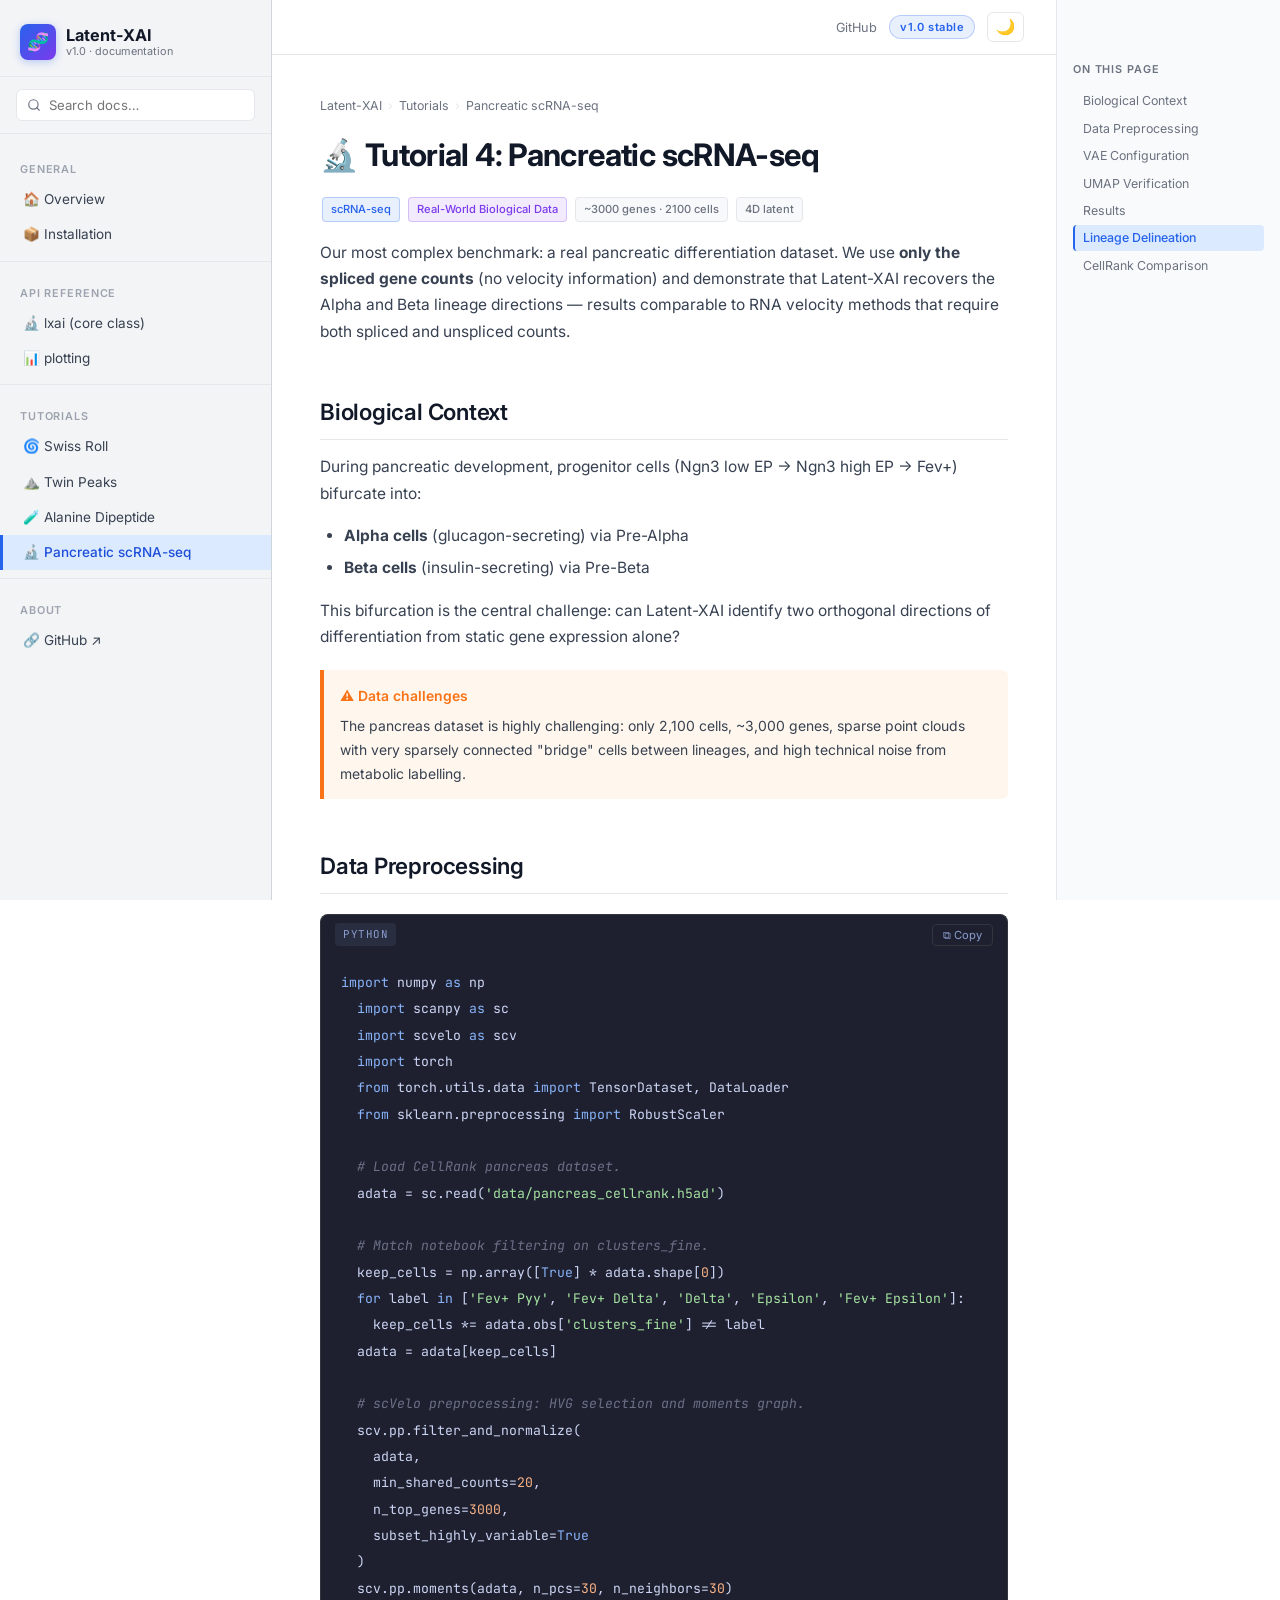
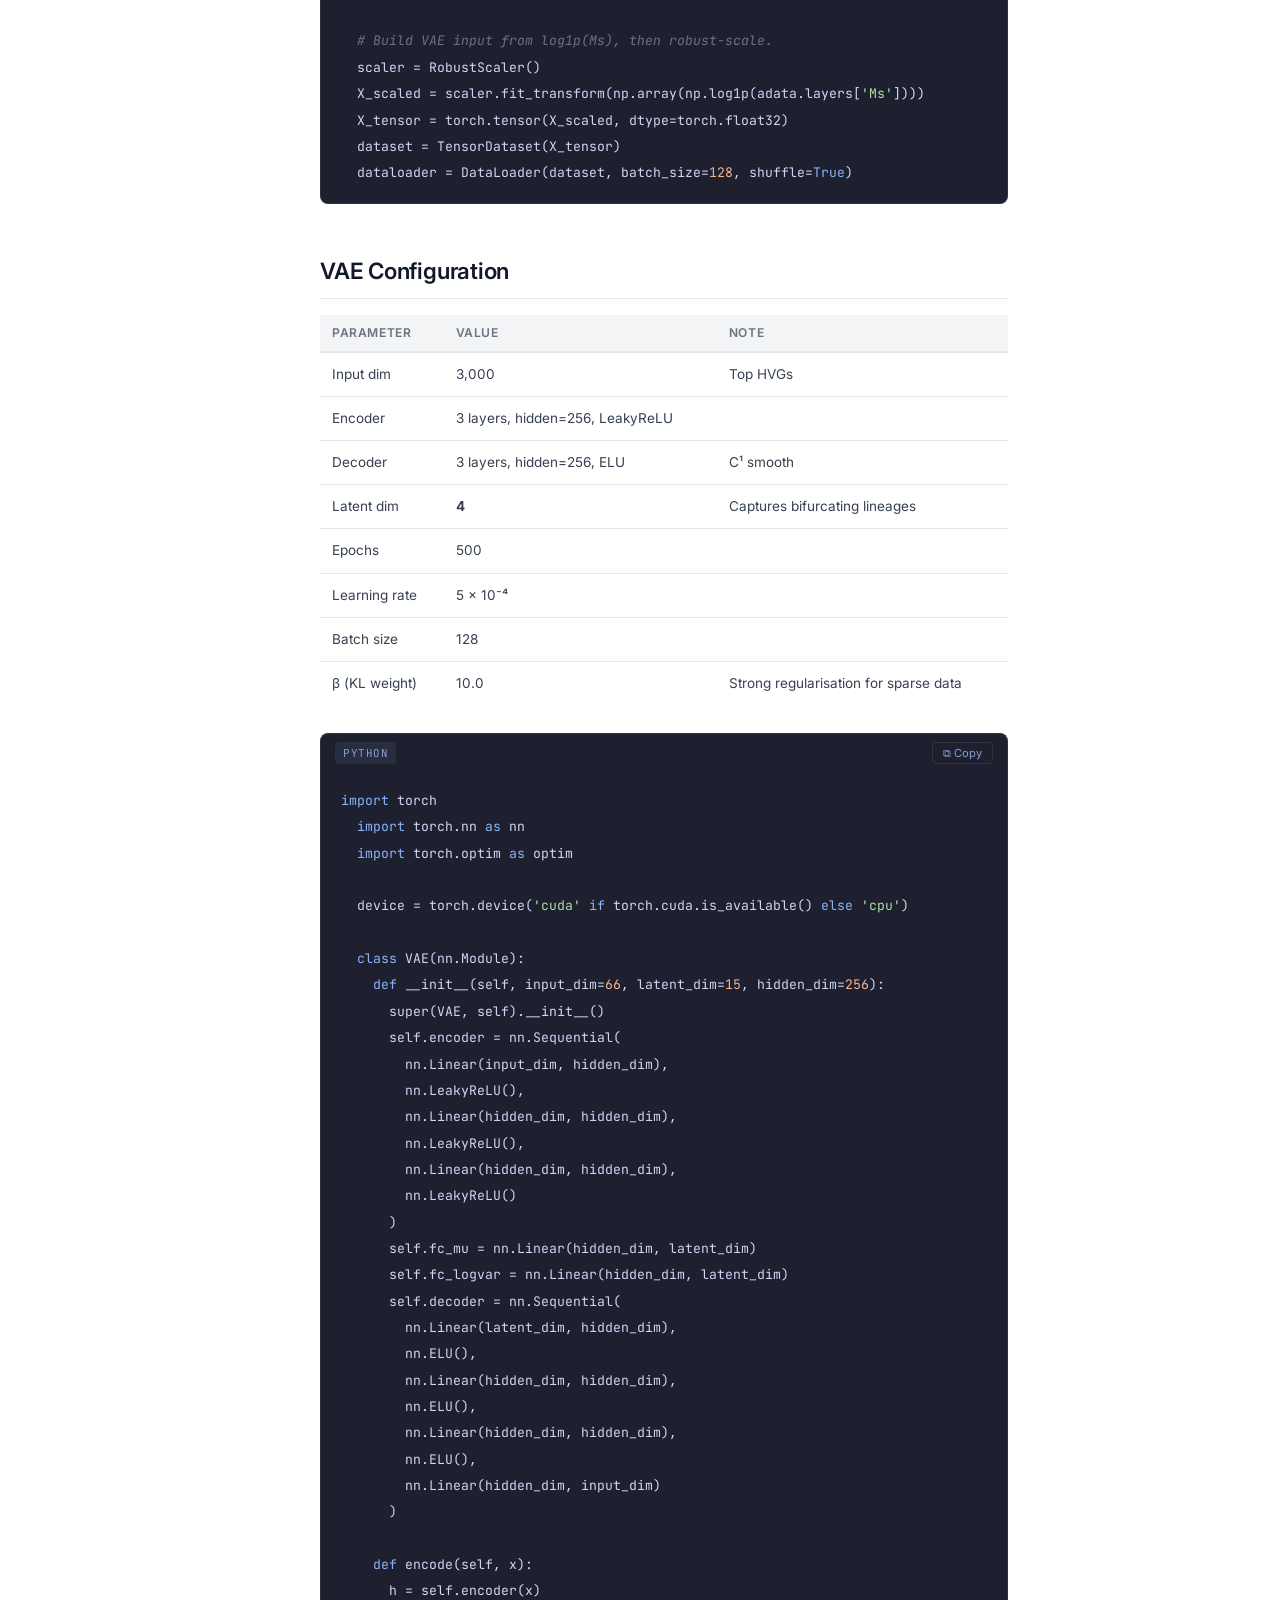
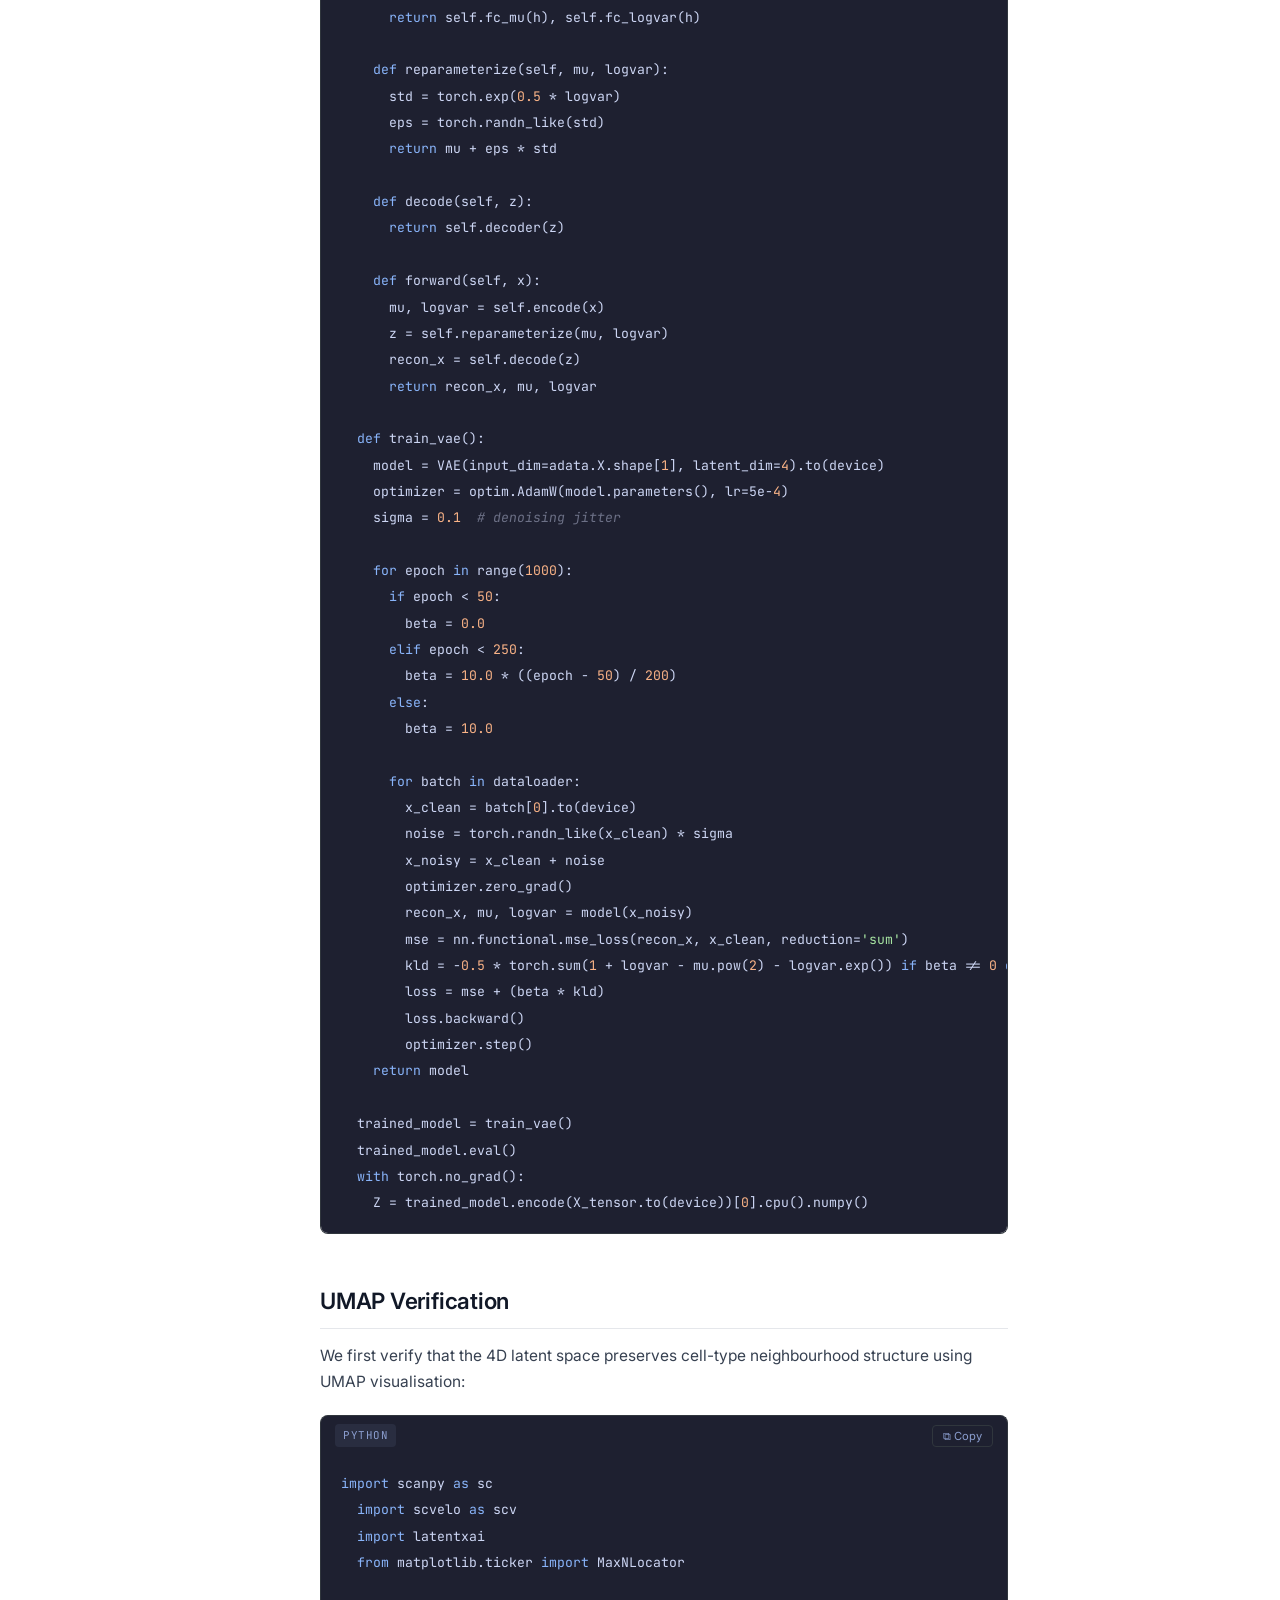
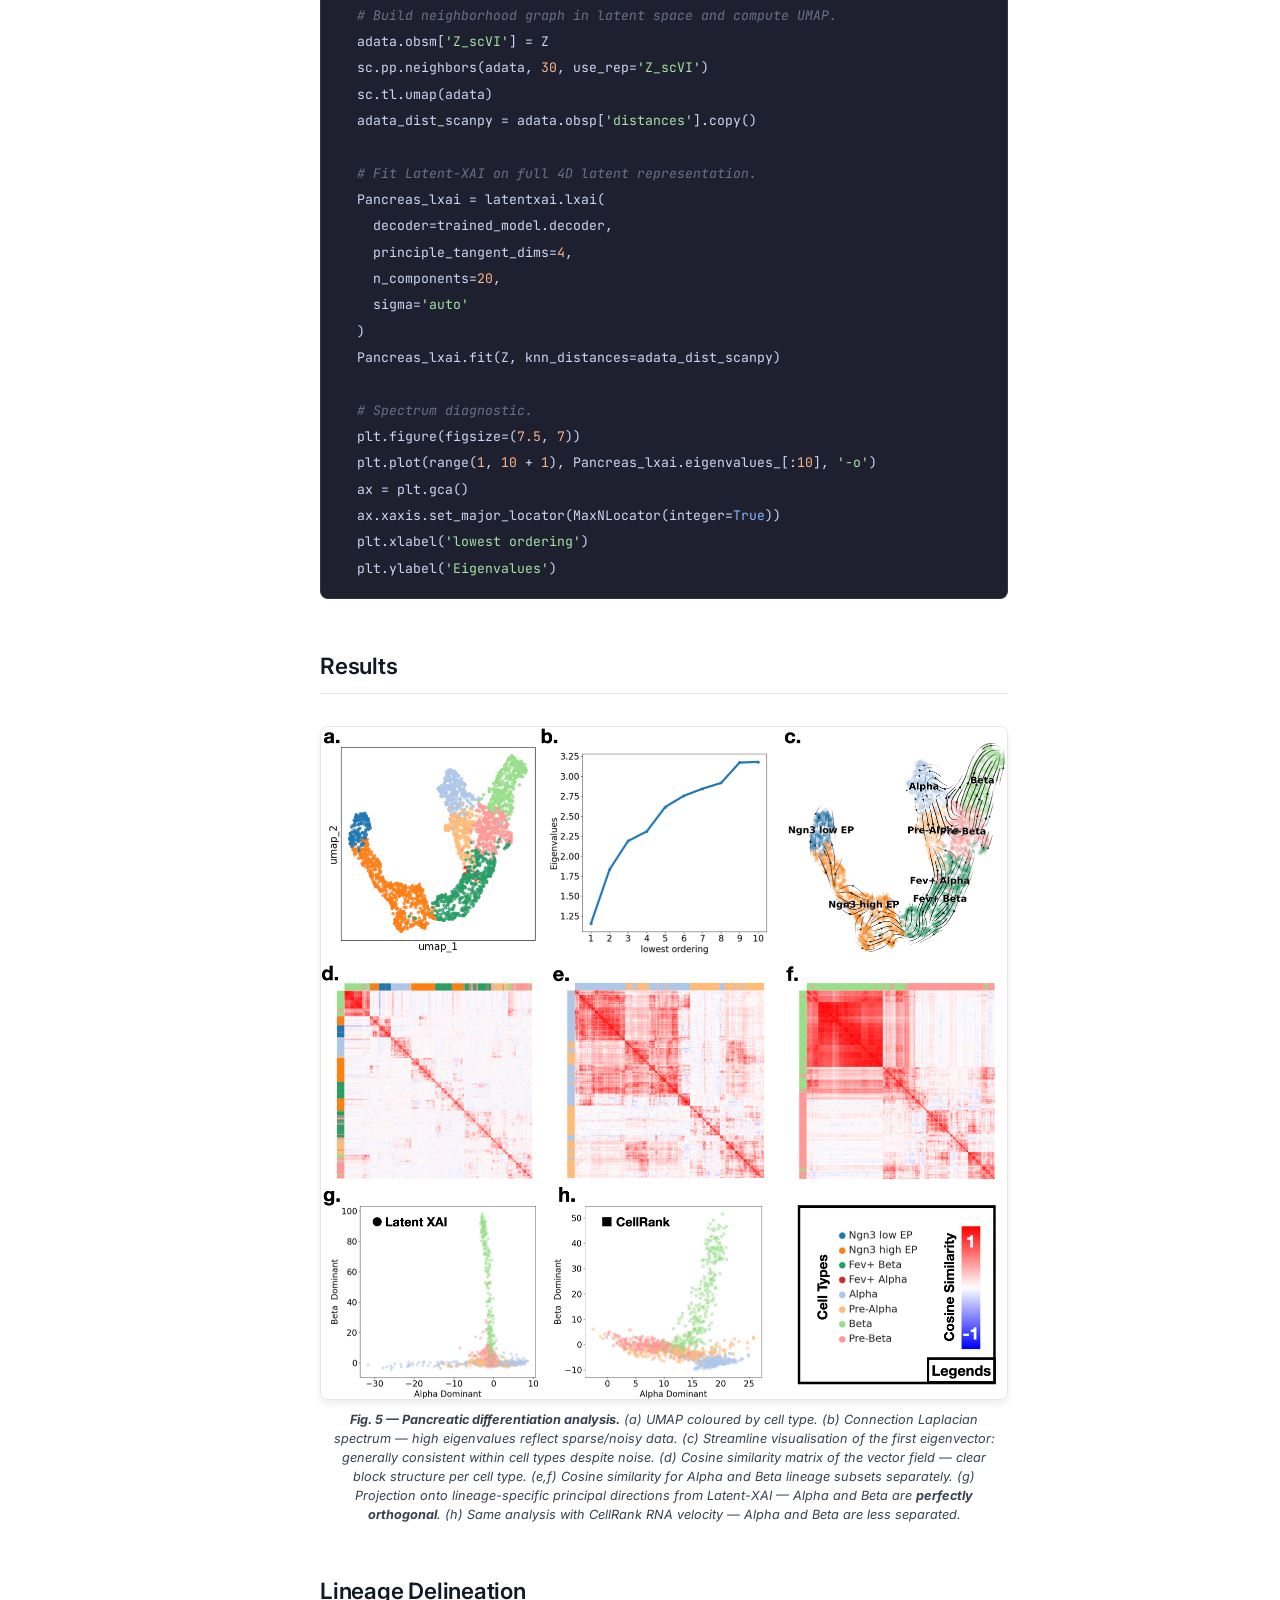
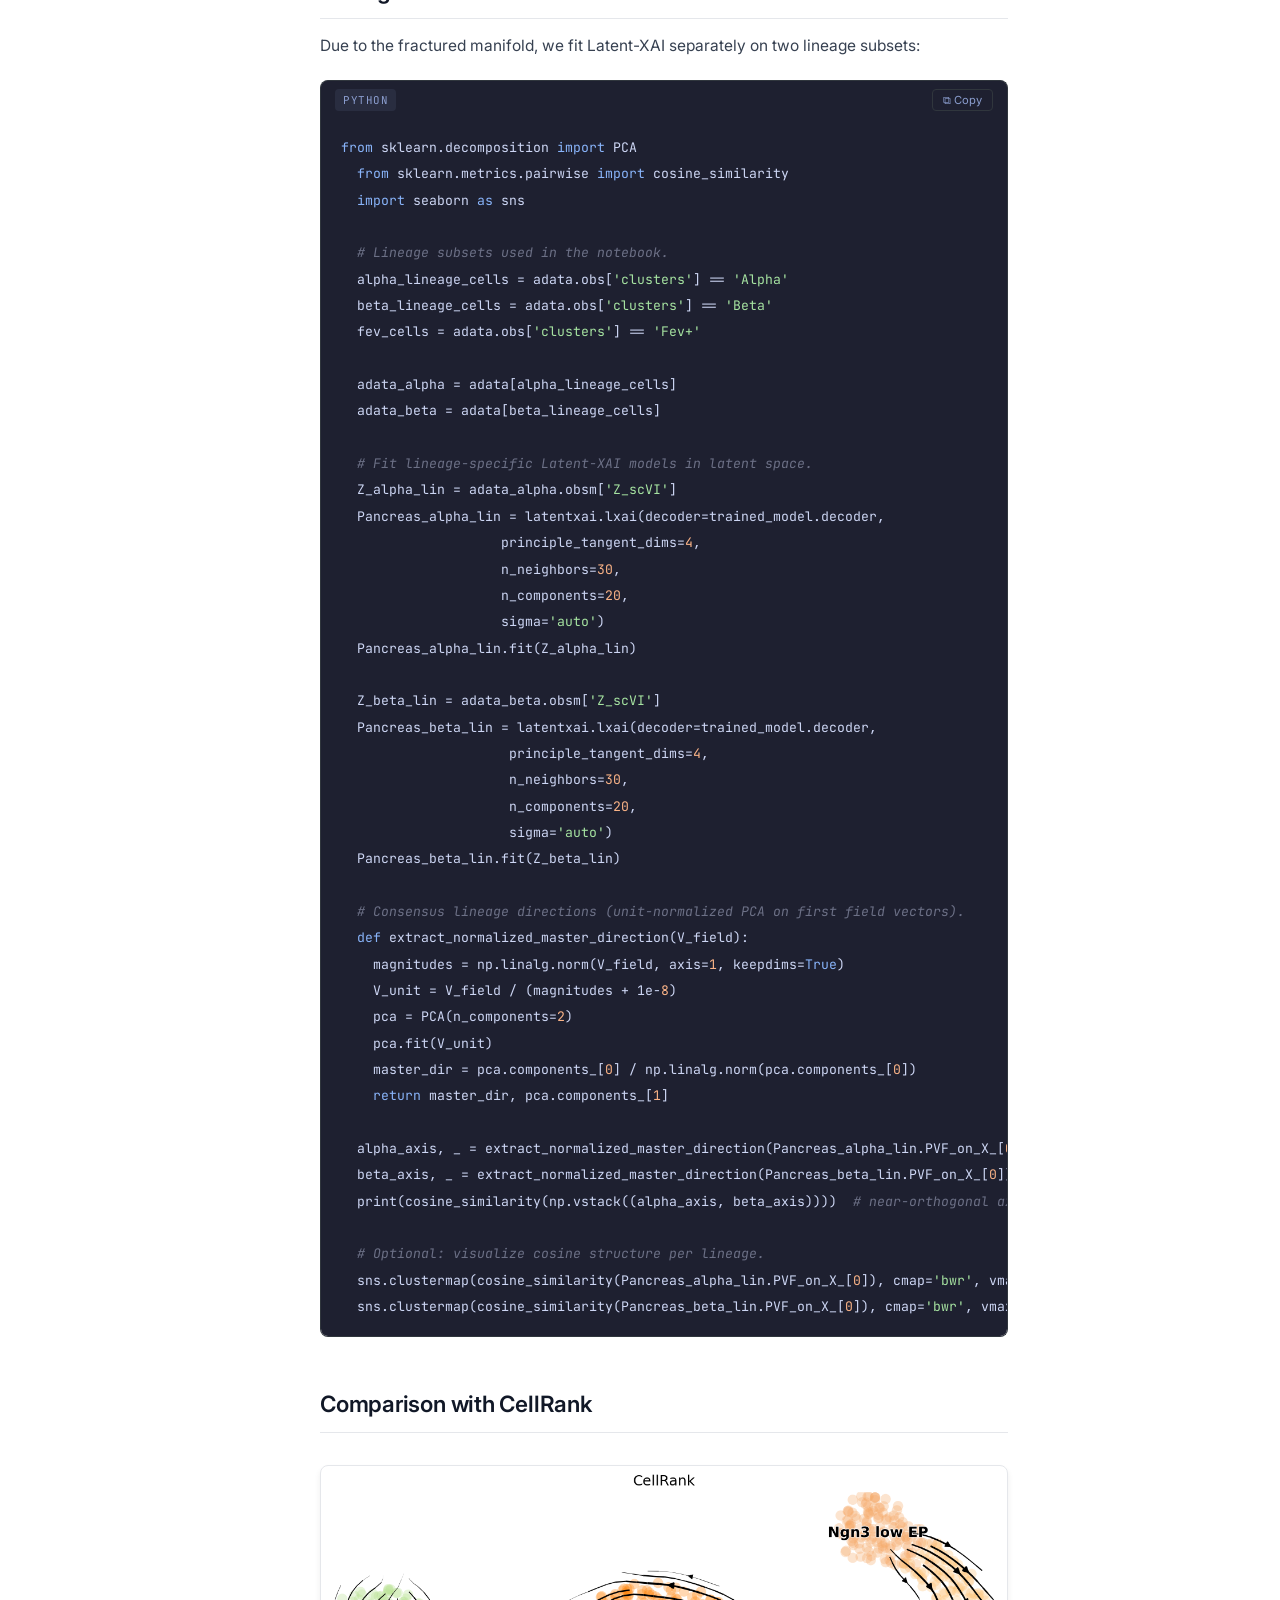
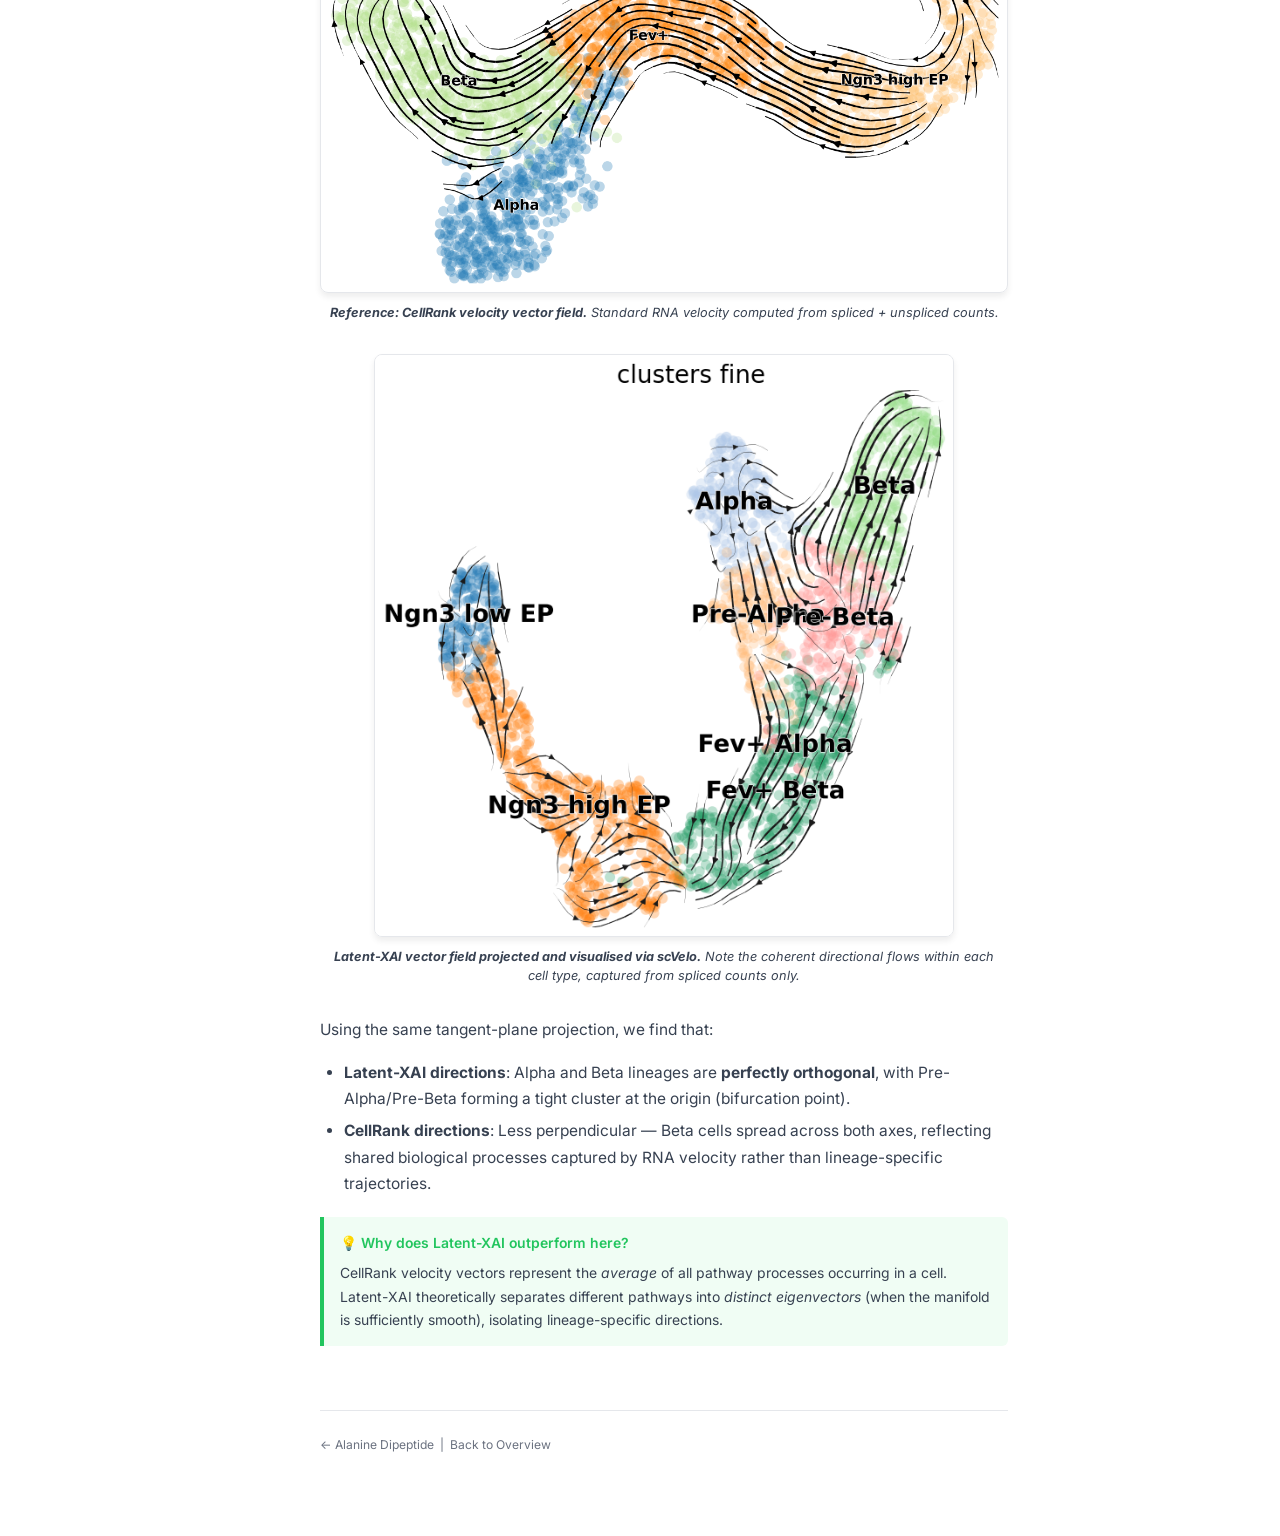
<file: tutorials/pancreas.html>
<!DOCTYPE html>
<html lang="en" data-theme="light">
<head>
  <meta charset="UTF-8" />
  <meta name="viewport" content="width=device-width, initial-scale=1.0" />
  <title>Pancreatic scRNA-seq Tutorial — Latent-XAI</title>
  <meta name="description" content="Tutorial: applying Latent-XAI to pancreatic scRNA-seq data to delineate Alpha/Beta differentiation lineages." />
  <link rel="stylesheet" href="../css/style.css" />
</head>
<body>
<button class="sidebar-toggle" id="sidebar-toggle">☰</button>
<div class="sidebar-overlay" id="sidebar-overlay"></div>

<nav class="sidebar" role="navigation">
  <a class="sidebar-logo" href="../index.html">
    <div class="sidebar-logo-icon">🧬</div>
    <div class="sidebar-logo-text">Latent-XAI<span>v1.0 · documentation</span></div>
  </a>
  <div class="sidebar-search"><input type="search" placeholder="Search docs…" /></div>
  <div class="sidebar-nav">
    <div class="sidebar-section-title">General</div>
    <a href="../index.html">🏠 Overview</a>
    <a href="../installation.html">📦 Installation</a>
    <div class="sidebar-divider"></div>
    <div class="sidebar-section-title">API Reference</div>
    <a href="../api/lxai.html">🔬 lxai (core class)</a>
    <a href="../api/plotting.html">📊 plotting</a>
    <div class="sidebar-divider"></div>
    <div class="sidebar-section-title">Tutorials</div>
    <a href="swiss_roll.html">🌀 Swiss Roll</a>
    <a href="twin_peaks.html">⛰️ Twin Peaks</a>
    <a href="alanine_dipeptide.html">🧪 Alanine Dipeptide</a>
    <a href="pancreas.html" class="active">🔬 Pancreatic scRNA-seq</a>
    <div class="sidebar-divider"></div>
    <div class="sidebar-section-title">About</div>
    <a href="https://github.com" target="_blank" rel="noopener">🔗 GitHub ↗</a>
  </div>
</nav>

<div class="main-wrapper">
  <div class="content-header">
    <div class="header-links"><a href="https://github.com" target="_blank">GitHub</a></div>
    <span class="version-badge">v1.0 stable</span>
    <button class="theme-toggle" id="theme-toggle">🌙</button>
  </div>

  <div class="content">
    <div class="breadcrumb">
      <a href="../index.html">Latent-XAI</a><span class="breadcrumb-sep">›</span>
      <span>Tutorials</span><span class="breadcrumb-sep">›</span>
      <span>Pancreatic scRNA-seq</span>
    </div>

    <h1 id="pancreas">🔬 Tutorial 4: Pancreatic scRNA-seq</h1>
    <p>
      <span class="tag tag-blue">scRNA-seq</span>
      <span class="tag tag-purple">Real-World Biological Data</span>
      <span class="tag">~3000 genes · 2100 cells</span>
      <span class="tag">4D latent</span>
    </p>
    <p style="margin-top:12px">
      Our most complex benchmark: a real pancreatic differentiation dataset. We use <strong>only the
      spliced gene counts</strong> (no velocity information) and demonstrate that Latent-XAI recovers
      the Alpha and Beta lineage directions — results comparable to RNA velocity methods that require
      both spliced and unspliced counts.
    </p>

    <h2 id="biological-context">Biological Context</h2>
    <p>
      During pancreatic development, progenitor cells (Ngn3 low EP → Ngn3 high EP → Fev+)
      bifurcate into:
    </p>
    <ul>
      <li><strong>Alpha cells</strong> (glucagon-secreting) via Pre-Alpha</li>
      <li><strong>Beta cells</strong> (insulin-secreting) via Pre-Beta</li>
    </ul>
    <p>
      This bifurcation is the central challenge: can Latent-XAI identify two orthogonal
      directions of differentiation from static gene expression alone?
    </p>

    <div class="admonition warning">
      <div class="admonition-title">⚠️ Data challenges</div>
      <p>
        The pancreas dataset is highly challenging: only 2,100 cells, ~3,000 genes,
        sparse point clouds with very sparsely connected "bridge" cells between lineages,
        and high technical noise from metabolic labelling.
      </p>
    </div>

    <h2 id="preprocessing">Data Preprocessing</h2>
    <div class="code-block-wrapper">
      <div class="code-block-header"><span class="code-lang-badge">python</span><button class="copy-btn">⧉ Copy</button></div>
      <pre><code>import numpy as np
  import scanpy as sc
  import scvelo as scv
  import torch
  from torch.utils.data import TensorDataset, DataLoader
  from sklearn.preprocessing import RobustScaler

  # Load CellRank pancreas dataset.
  adata = sc.read('data/pancreas_cellrank.h5ad')

  # Match notebook filtering on clusters_fine.
  keep_cells = np.array([True] * adata.shape[0])
  for label in ['Fev+ Pyy', 'Fev+ Delta', 'Delta', 'Epsilon', 'Fev+ Epsilon']:
    keep_cells *= adata.obs['clusters_fine'] != label
  adata = adata[keep_cells]

  # scVelo preprocessing: HVG selection and moments graph.
  scv.pp.filter_and_normalize(
    adata,
    min_shared_counts=20,
    n_top_genes=3000,
    subset_highly_variable=True
  )
  scv.pp.moments(adata, n_pcs=30, n_neighbors=30)

  # Build VAE input from log1p(Ms), then robust-scale.
  scaler = RobustScaler()
  X_scaled = scaler.fit_transform(np.array(np.log1p(adata.layers['Ms'])))
  X_tensor = torch.tensor(X_scaled, dtype=torch.float32)
  dataset = TensorDataset(X_tensor)
  dataloader = DataLoader(dataset, batch_size=128, shuffle=True)</code></pre>
    </div>

    <h2 id="vae-config">VAE Configuration</h2>
    <table class="param-table">
      <thead><tr><th>Parameter</th><th>Value</th><th>Note</th></tr></thead>
      <tbody>
        <tr><td>Input dim</td><td>3,000</td><td>Top HVGs</td></tr>
        <tr><td>Encoder</td><td>3 layers, hidden=256, LeakyReLU</td><td></td></tr>
        <tr><td>Decoder</td><td>3 layers, hidden=256, ELU</td><td>C¹ smooth</td></tr>
        <tr><td>Latent dim</td><td><strong>4</strong></td><td>Captures bifurcating lineages</td></tr>
        <tr><td>Epochs</td><td>500</td><td></td></tr>
        <tr><td>Learning rate</td><td>5 × 10⁻⁴</td><td></td></tr>
        <tr><td>Batch size</td><td>128</td><td></td></tr>
        <tr><td>β (KL weight)</td><td>10.0</td><td>Strong regularisation for sparse data</td></tr>
      </tbody>
    </table>

    <div class="code-block-wrapper">
      <div class="code-block-header"><span class="code-lang-badge">python</span><button class="copy-btn">⧉ Copy</button></div>
      <pre><code>import torch
  import torch.nn as nn
  import torch.optim as optim

  device = torch.device('cuda' if torch.cuda.is_available() else 'cpu')

  class VAE(nn.Module):
    def __init__(self, input_dim=66, latent_dim=15, hidden_dim=256):
      super(VAE, self).__init__()
      self.encoder = nn.Sequential(
        nn.Linear(input_dim, hidden_dim),
        nn.LeakyReLU(),
        nn.Linear(hidden_dim, hidden_dim),
        nn.LeakyReLU(),
        nn.Linear(hidden_dim, hidden_dim),
        nn.LeakyReLU()
      )
      self.fc_mu = nn.Linear(hidden_dim, latent_dim)
      self.fc_logvar = nn.Linear(hidden_dim, latent_dim)
      self.decoder = nn.Sequential(
        nn.Linear(latent_dim, hidden_dim),
        nn.ELU(),
        nn.Linear(hidden_dim, hidden_dim),
        nn.ELU(),
        nn.Linear(hidden_dim, hidden_dim),
        nn.ELU(),
        nn.Linear(hidden_dim, input_dim)
      )

    def encode(self, x):
      h = self.encoder(x)
      return self.fc_mu(h), self.fc_logvar(h)

    def reparameterize(self, mu, logvar):
      std = torch.exp(0.5 * logvar)
      eps = torch.randn_like(std)
      return mu + eps * std

    def decode(self, z):
      return self.decoder(z)

    def forward(self, x):
      mu, logvar = self.encode(x)
      z = self.reparameterize(mu, logvar)
      recon_x = self.decode(z)
      return recon_x, mu, logvar

  def train_vae():
    model = VAE(input_dim=adata.X.shape[1], latent_dim=4).to(device)
    optimizer = optim.AdamW(model.parameters(), lr=5e-4)
    sigma = 0.1  # denoising jitter

    for epoch in range(1000):
      if epoch < 50:
        beta = 0.0
      elif epoch < 250:
        beta = 10.0 * ((epoch - 50) / 200)
      else:
        beta = 10.0

      for batch in dataloader:
        x_clean = batch[0].to(device)
        noise = torch.randn_like(x_clean) * sigma
        x_noisy = x_clean + noise
        optimizer.zero_grad()
        recon_x, mu, logvar = model(x_noisy)
        mse = nn.functional.mse_loss(recon_x, x_clean, reduction='sum')
        kld = -0.5 * torch.sum(1 + logvar - mu.pow(2) - logvar.exp()) if beta != 0 else 0
        loss = mse + (beta * kld)
        loss.backward()
        optimizer.step()
    return model

  trained_model = train_vae()
  trained_model.eval()
  with torch.no_grad():
    Z = trained_model.encode(X_tensor.to(device))[0].cpu().numpy()</code></pre>
    </div>

    <h2 id="umap-verification">UMAP Verification</h2>
    <p>
      We first verify that the 4D latent space preserves cell-type neighbourhood structure
      using UMAP visualisation:
    </p>
    <div class="code-block-wrapper">
      <div class="code-block-header"><span class="code-lang-badge">python</span><button class="copy-btn">⧉ Copy</button></div>
      <pre><code>import scanpy as sc
  import scvelo as scv
  import latentxai
  from matplotlib.ticker import MaxNLocator

  # Build neighborhood graph in latent space and compute UMAP.
  adata.obsm['Z_scVI'] = Z
  sc.pp.neighbors(adata, 30, use_rep='Z_scVI')
  sc.tl.umap(adata)
  adata_dist_scanpy = adata.obsp['distances'].copy()

  # Fit Latent-XAI on full 4D latent representation.
  Pancreas_lxai = latentxai.lxai(
    decoder=trained_model.decoder,
    principle_tangent_dims=4,
    n_components=20,
    sigma='auto'
  )
  Pancreas_lxai.fit(Z, knn_distances=adata_dist_scanpy)

  # Spectrum diagnostic.
  plt.figure(figsize=(7.5, 7))
  plt.plot(range(1, 10 + 1), Pancreas_lxai.eigenvalues_[:10], '-o')
  ax = plt.gca()
  ax.xaxis.set_major_locator(MaxNLocator(integer=True))
  plt.xlabel('lowest ordering')
  plt.ylabel('Eigenvalues')</code></pre>
    </div>

    <h2 id="results">Results</h2>
    <div class="figure-block">
      <img src="../assets/figures/Pancreas.png" alt="Latent-XAI Pancreas scRNA-seq results" />
      <p class="figure-caption">
        <strong>Fig. 5 — Pancreatic differentiation analysis.</strong>
        (a) UMAP coloured by cell type.
        (b) Connection Laplacian spectrum — high eigenvalues reflect sparse/noisy data.
        (c) Streamline visualisation of the first eigenvector: generally consistent within cell types despite noise.
        (d) Cosine similarity matrix of the vector field — clear block structure per cell type.
        (e,f) Cosine similarity for Alpha and Beta lineage subsets separately.
        (g) Projection onto lineage-specific principal directions from Latent-XAI — Alpha and Beta are <strong>perfectly orthogonal</strong>.
        (h) Same analysis with CellRank RNA velocity — Alpha and Beta are less separated.
      </p>
    </div>

    <h2 id="lineage-separation">Lineage Delineation</h2>
    <p>
      Due to the fractured manifold, we fit Latent-XAI separately on two lineage subsets:
    </p>
    <div class="code-block-wrapper">
      <div class="code-block-header"><span class="code-lang-badge">python</span><button class="copy-btn">⧉ Copy</button></div>
      <pre><code>from sklearn.decomposition import PCA
  from sklearn.metrics.pairwise import cosine_similarity
  import seaborn as sns

  # Lineage subsets used in the notebook.
  alpha_lineage_cells = adata.obs['clusters'] == 'Alpha'
  beta_lineage_cells = adata.obs['clusters'] == 'Beta'
  fev_cells = adata.obs['clusters'] == 'Fev+'

  adata_alpha = adata[alpha_lineage_cells]
  adata_beta = adata[beta_lineage_cells]

  # Fit lineage-specific Latent-XAI models in latent space.
  Z_alpha_lin = adata_alpha.obsm['Z_scVI']
  Pancreas_alpha_lin = latentxai.lxai(decoder=trained_model.decoder,
                    principle_tangent_dims=4,
                    n_neighbors=30,
                    n_components=20,
                    sigma='auto')
  Pancreas_alpha_lin.fit(Z_alpha_lin)

  Z_beta_lin = adata_beta.obsm['Z_scVI']
  Pancreas_beta_lin = latentxai.lxai(decoder=trained_model.decoder,
                     principle_tangent_dims=4,
                     n_neighbors=30,
                     n_components=20,
                     sigma='auto')
  Pancreas_beta_lin.fit(Z_beta_lin)

  # Consensus lineage directions (unit-normalized PCA on first field vectors).
  def extract_normalized_master_direction(V_field):
    magnitudes = np.linalg.norm(V_field, axis=1, keepdims=True)
    V_unit = V_field / (magnitudes + 1e-8)
    pca = PCA(n_components=2)
    pca.fit(V_unit)
    master_dir = pca.components_[0] / np.linalg.norm(pca.components_[0])
    return master_dir, pca.components_[1]

  alpha_axis, _ = extract_normalized_master_direction(Pancreas_alpha_lin.PVF_on_X_[0])
  beta_axis, _ = extract_normalized_master_direction(Pancreas_beta_lin.PVF_on_X_[0])
  print(cosine_similarity(np.vstack((alpha_axis, beta_axis))))  # near-orthogonal axes

  # Optional: visualize cosine structure per lineage.
  sns.clustermap(cosine_similarity(Pancreas_alpha_lin.PVF_on_X_[0]), cmap='bwr', vmax=1.0, vmin=-1.0)
  sns.clustermap(cosine_similarity(Pancreas_beta_lin.PVF_on_X_[0]), cmap='bwr', vmax=1.0, vmin=-1.0)</code></pre>
    </div>

    <h2 id="comparison">Comparison with CellRank</h2>

    <div class="figure-block">
      <img src="../assets/figures/pancrease_CellRank-reference.png" alt="CellRank reference velocity for pancreas dataset" />
      <p class="figure-caption">
        <strong>Reference: CellRank velocity vector field.</strong>
        Standard RNA velocity computed from spliced + unspliced counts.
      </p>
    </div>

    <div class="figure-block">
      <img src="../assets/figures/scvelo_pancrease_latent-XAI-velcoity.png" alt="Latent-XAI velocity on pancreas plotted via scVelo" style="max-width:580px" />
      <p class="figure-caption">
        <strong>Latent-XAI vector field projected and visualised via scVelo.</strong>
        Note the coherent directional flows within each cell type, captured from spliced counts only.
      </p>
    </div>

    <p>
      Using the same tangent-plane projection, we find that:
    </p>
    <ul>
      <li>
        <strong>Latent-XAI directions</strong>: Alpha and Beta lineages are <strong>perfectly orthogonal</strong>,
        with Pre-Alpha/Pre-Beta forming a tight cluster at the origin (bifurcation point).
      </li>
      <li>
        <strong>CellRank directions</strong>: Less perpendicular — Beta cells spread across both axes,
        reflecting shared biological processes captured by RNA velocity rather than lineage-specific trajectories.
      </li>
    </ul>

    <div class="admonition tip">
      <div class="admonition-title">💡 Why does Latent-XAI outperform here?</div>
      <p>
        CellRank velocity vectors represent the <em>average</em> of all pathway processes occurring in a cell.
        Latent-XAI theoretically separates different pathways into <em>distinct eigenvectors</em>
        (when the manifold is sufficiently smooth), isolating lineage-specific directions.
      </p>
    </div>

    <div class="content-footer">
      <span>← <a href="alanine_dipeptide.html">Alanine Dipeptide</a> &nbsp;|&nbsp; <a href="../index.html">Back to Overview</a></span>
    </div>
  </div>
</div>

<aside class="toc-sidebar">
  <div class="toc-title">On this page</div>
  <ul class="toc-list">
    <li><a href="#biological-context">Biological Context</a></li>
    <li><a href="#preprocessing">Data Preprocessing</a></li>
    <li><a href="#vae-config">VAE Configuration</a></li>
    <li><a href="#umap-verification">UMAP Verification</a></li>
    <li><a href="#results">Results</a></li>
    <li><a href="#lineage-separation">Lineage Delineation</a></li>
    <li><a href="#comparison">CellRank Comparison</a></li>
  </ul>
</aside>

<script src="../js/main.js"></script>
</body>
</html>
</file>
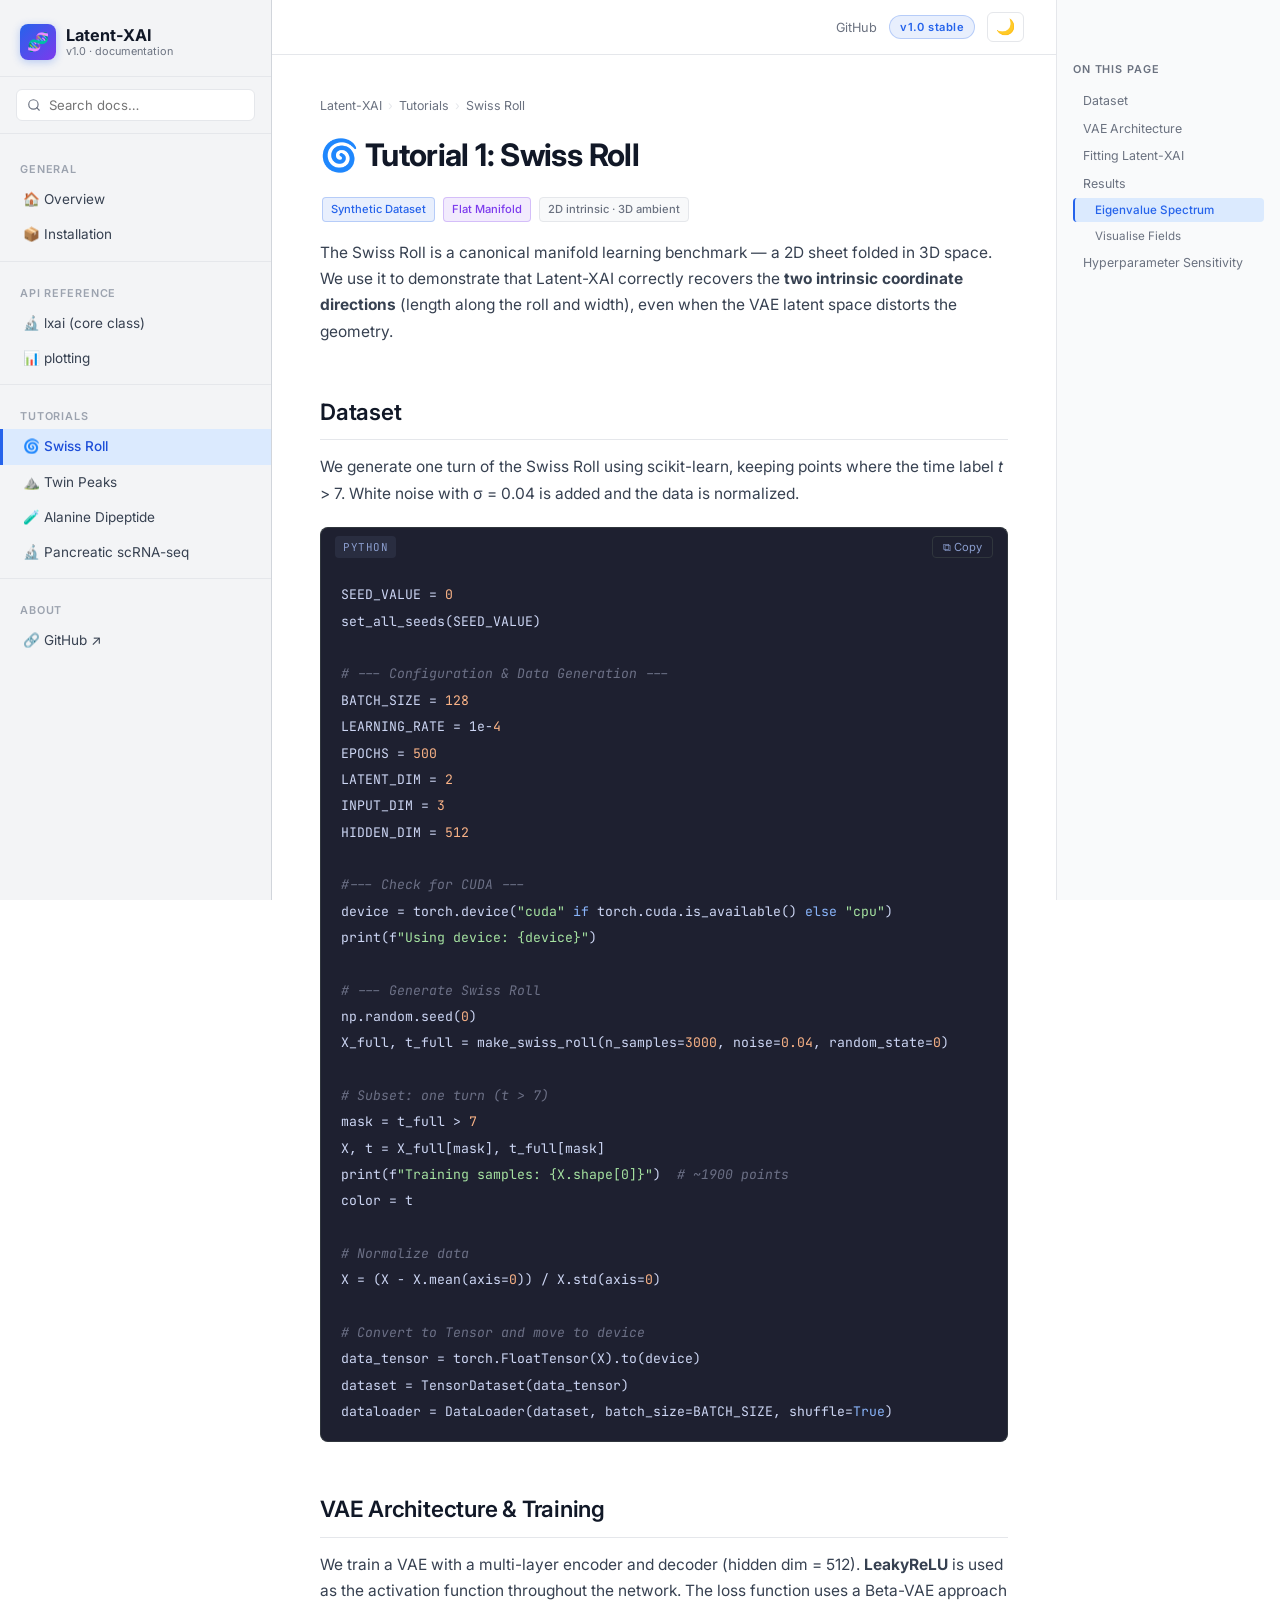
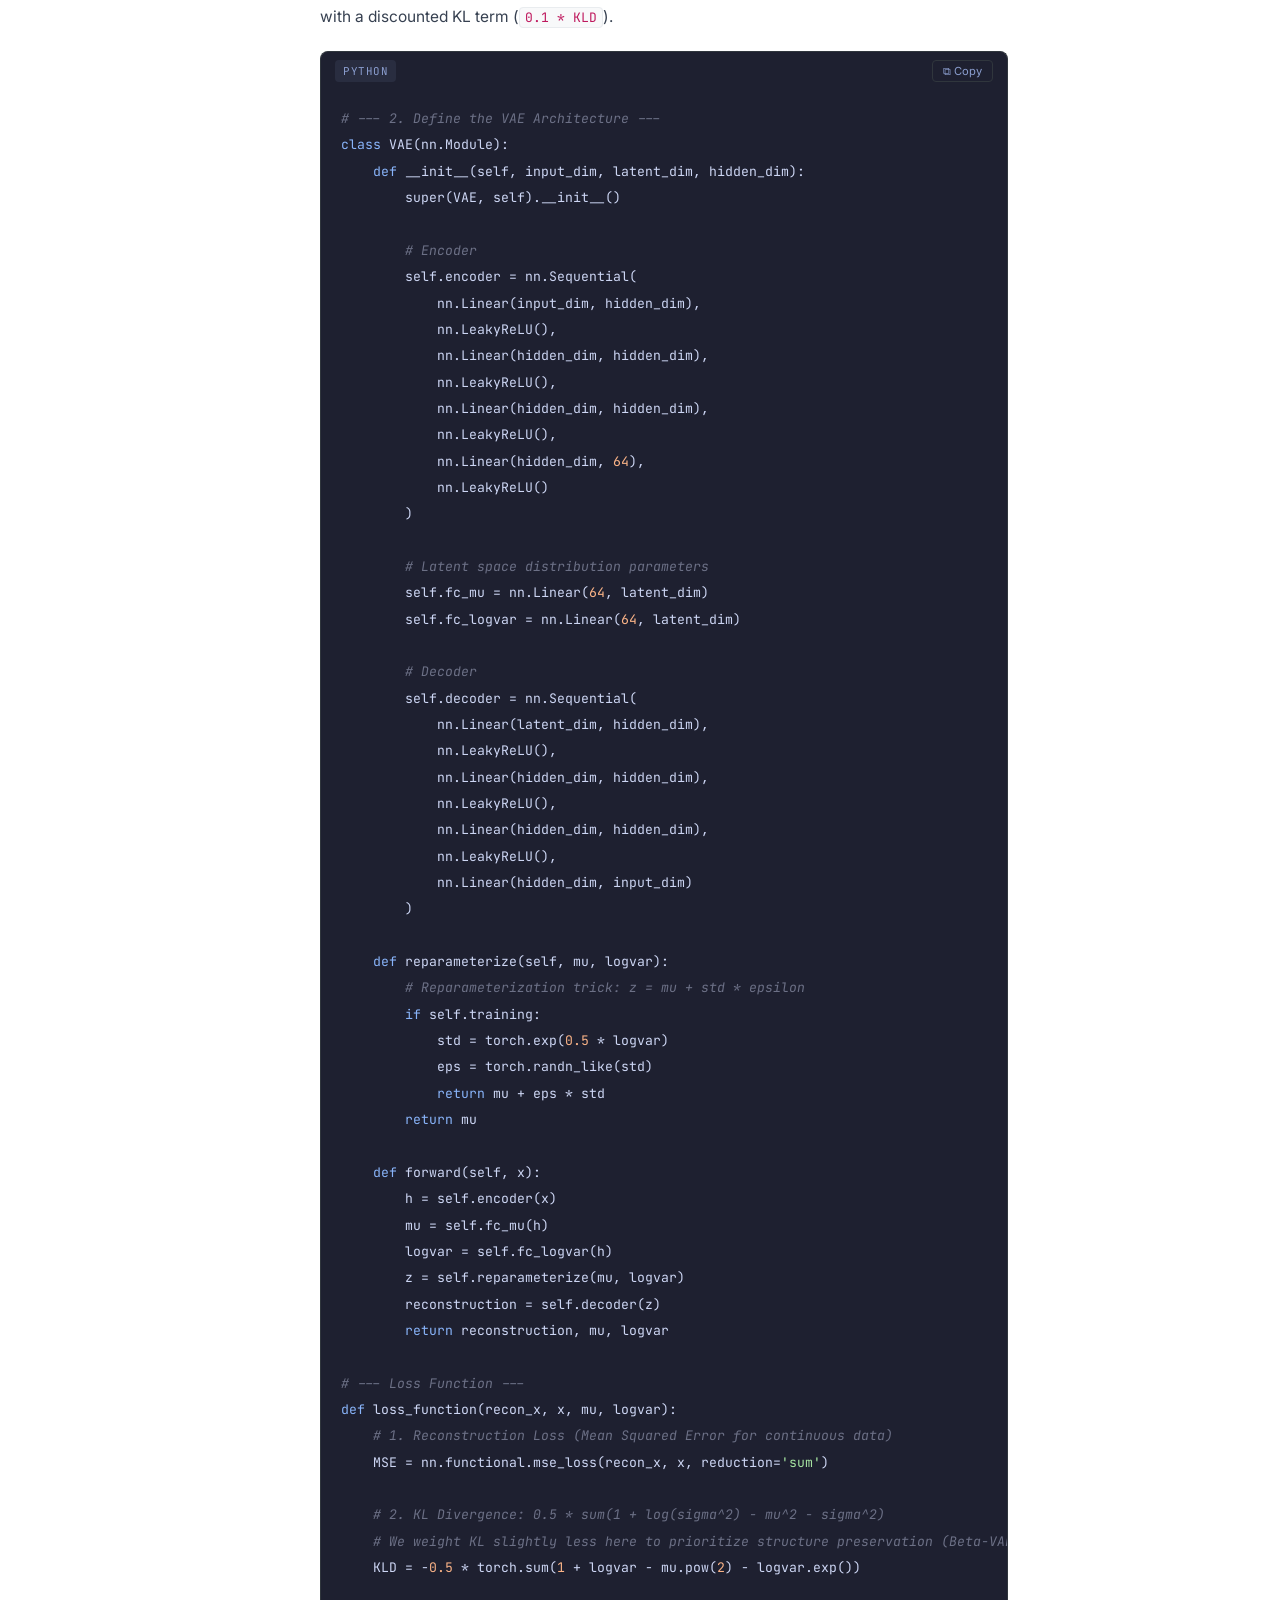
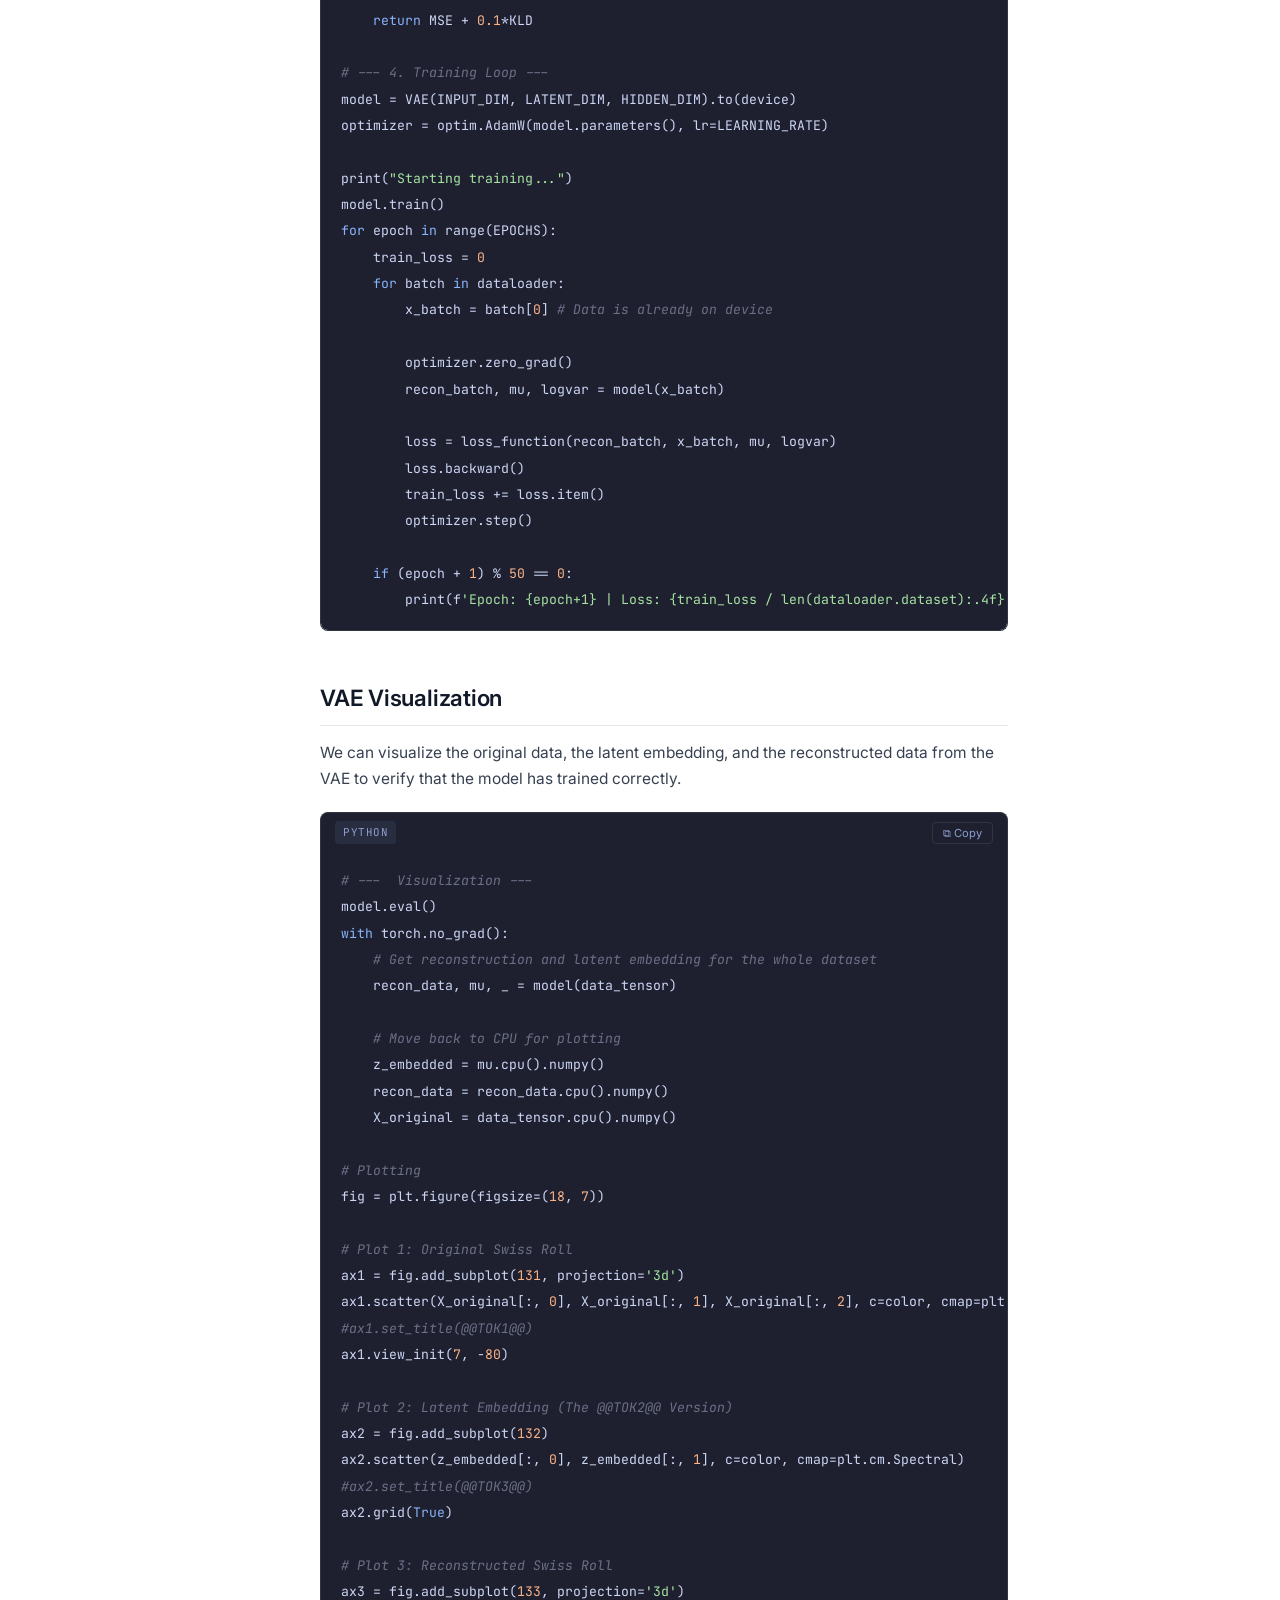
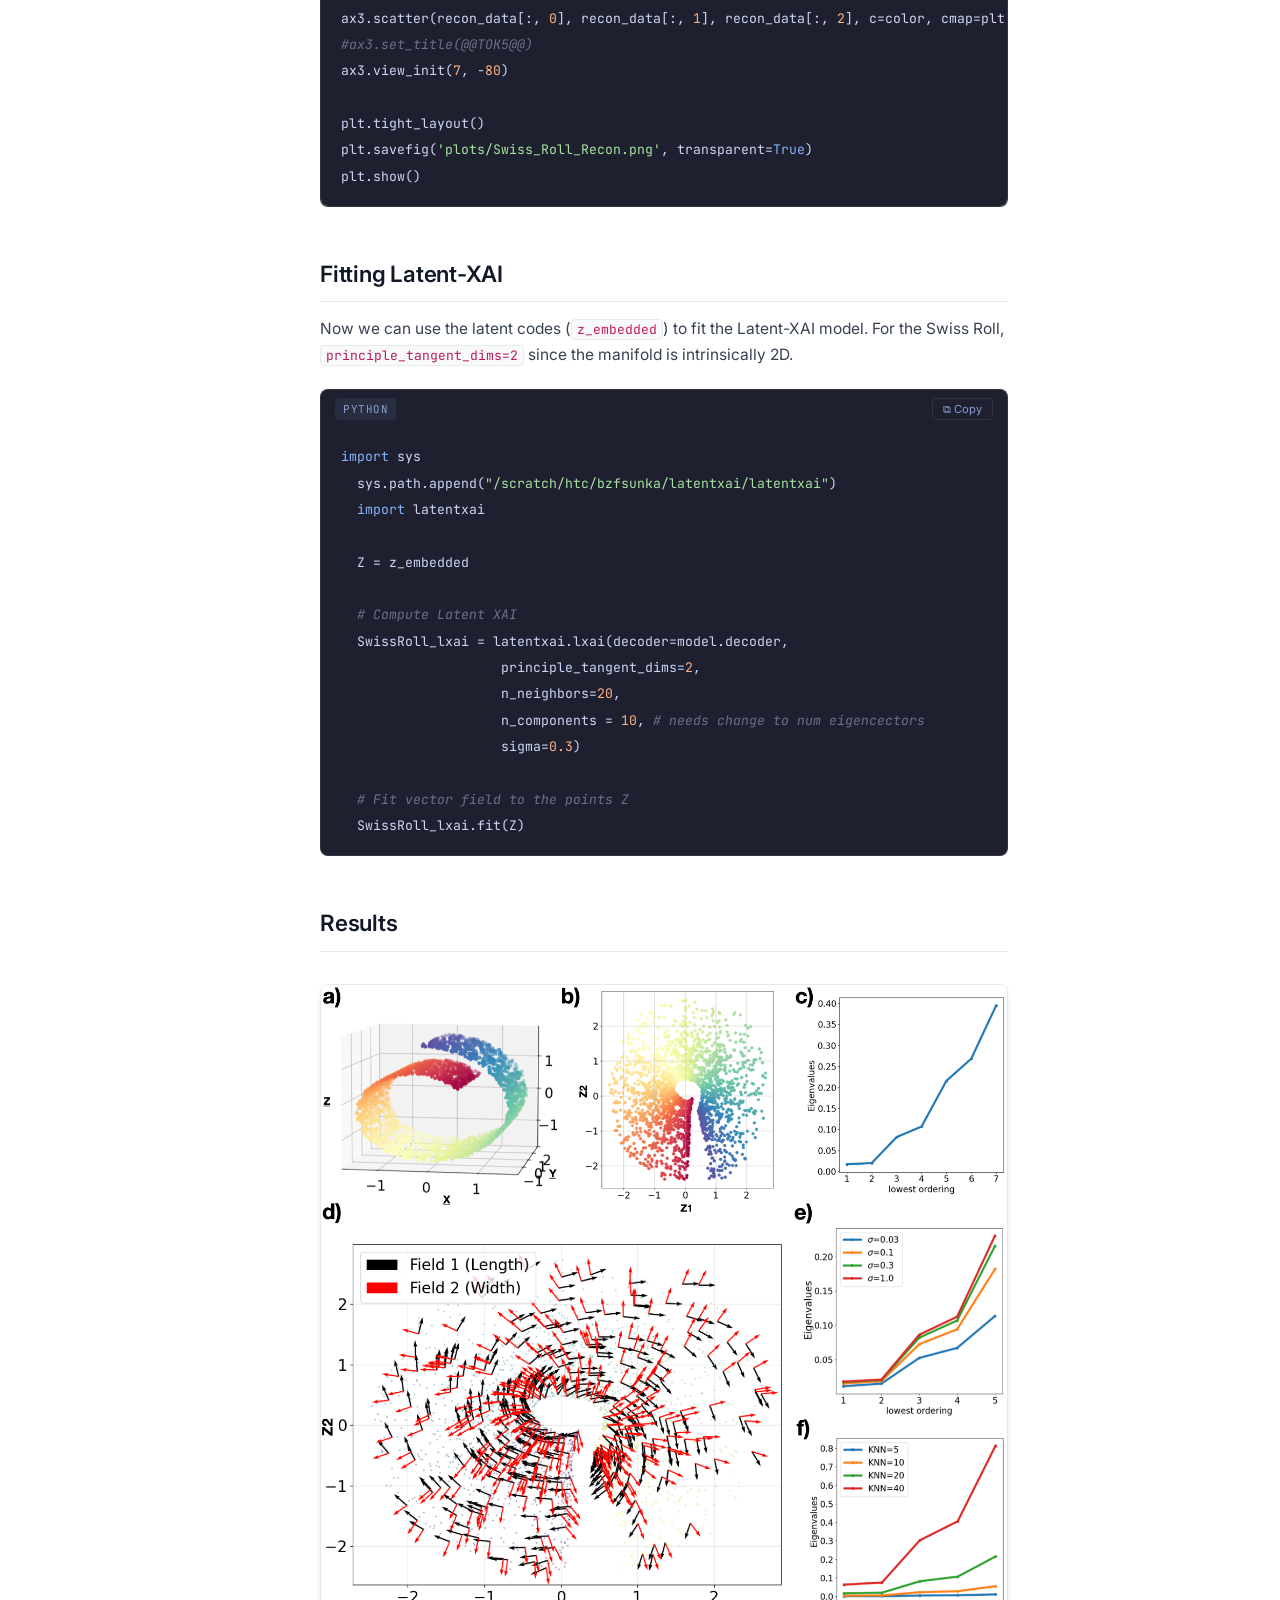
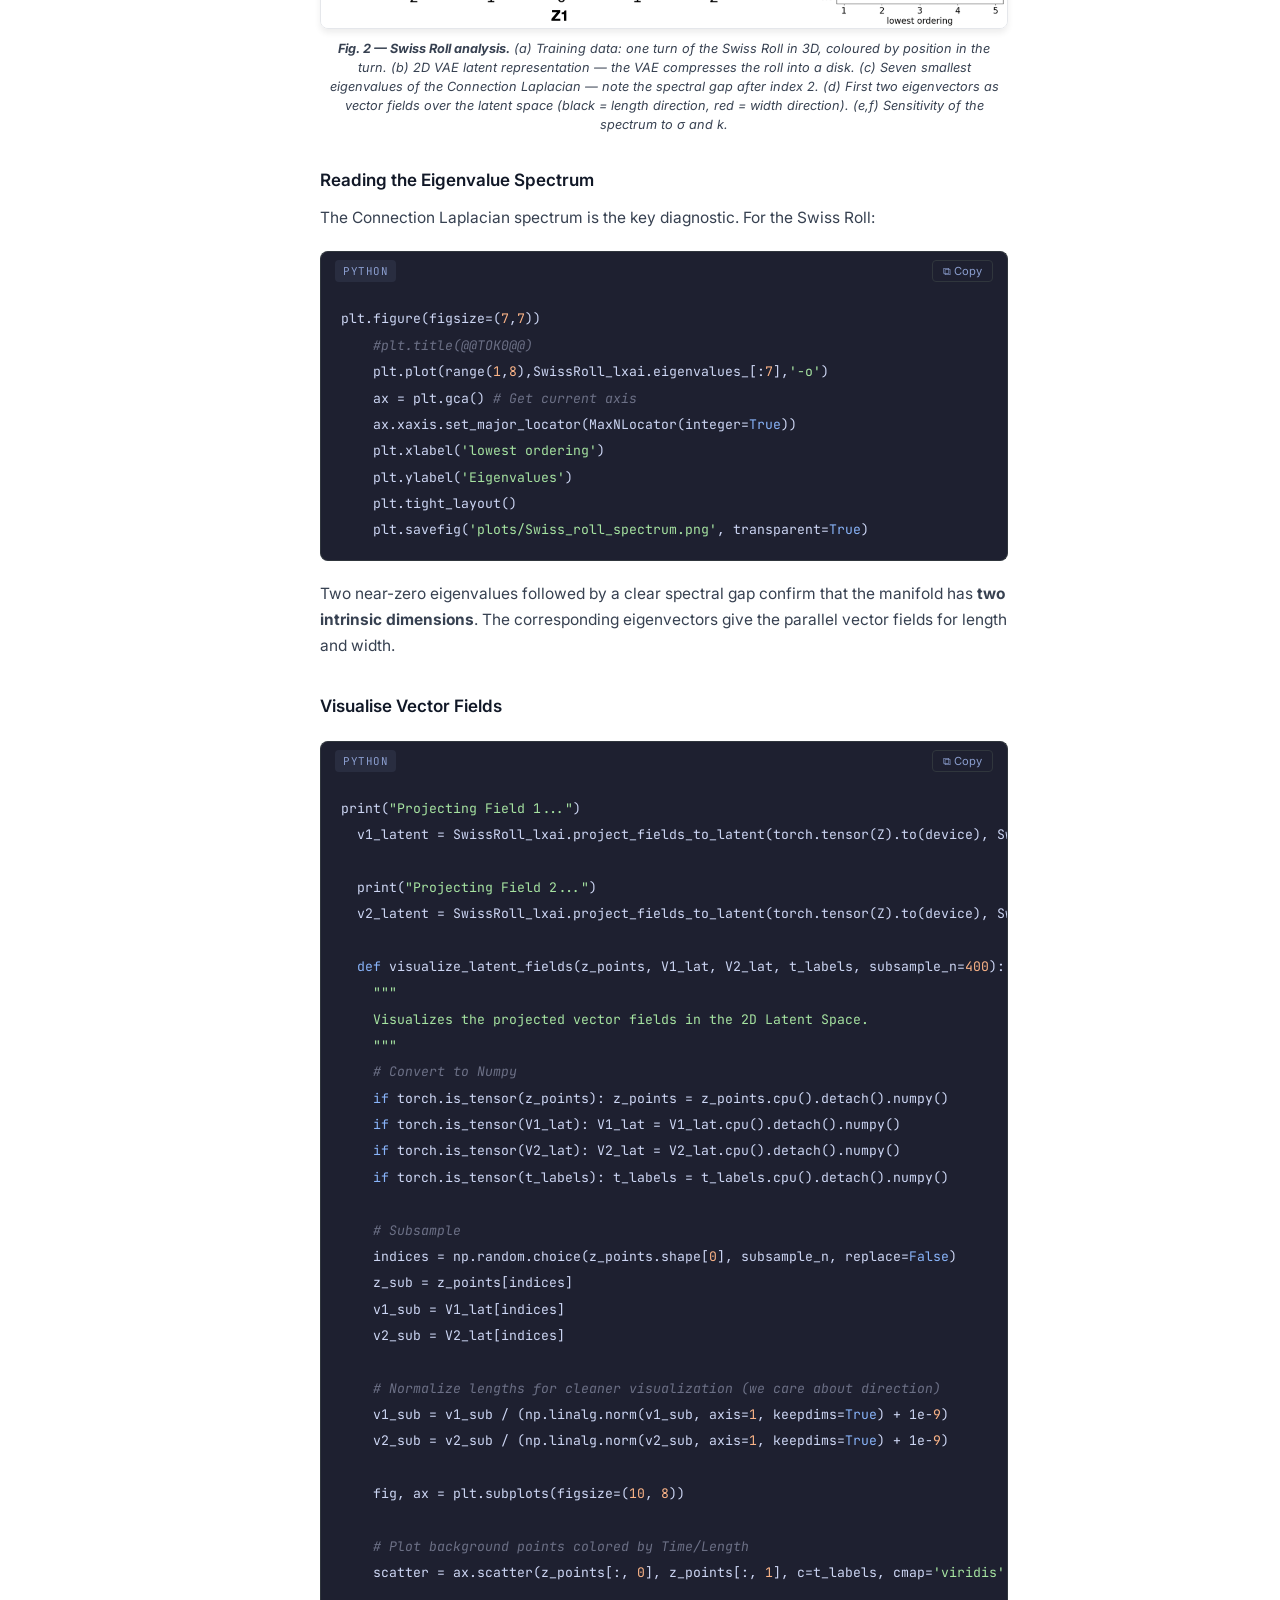
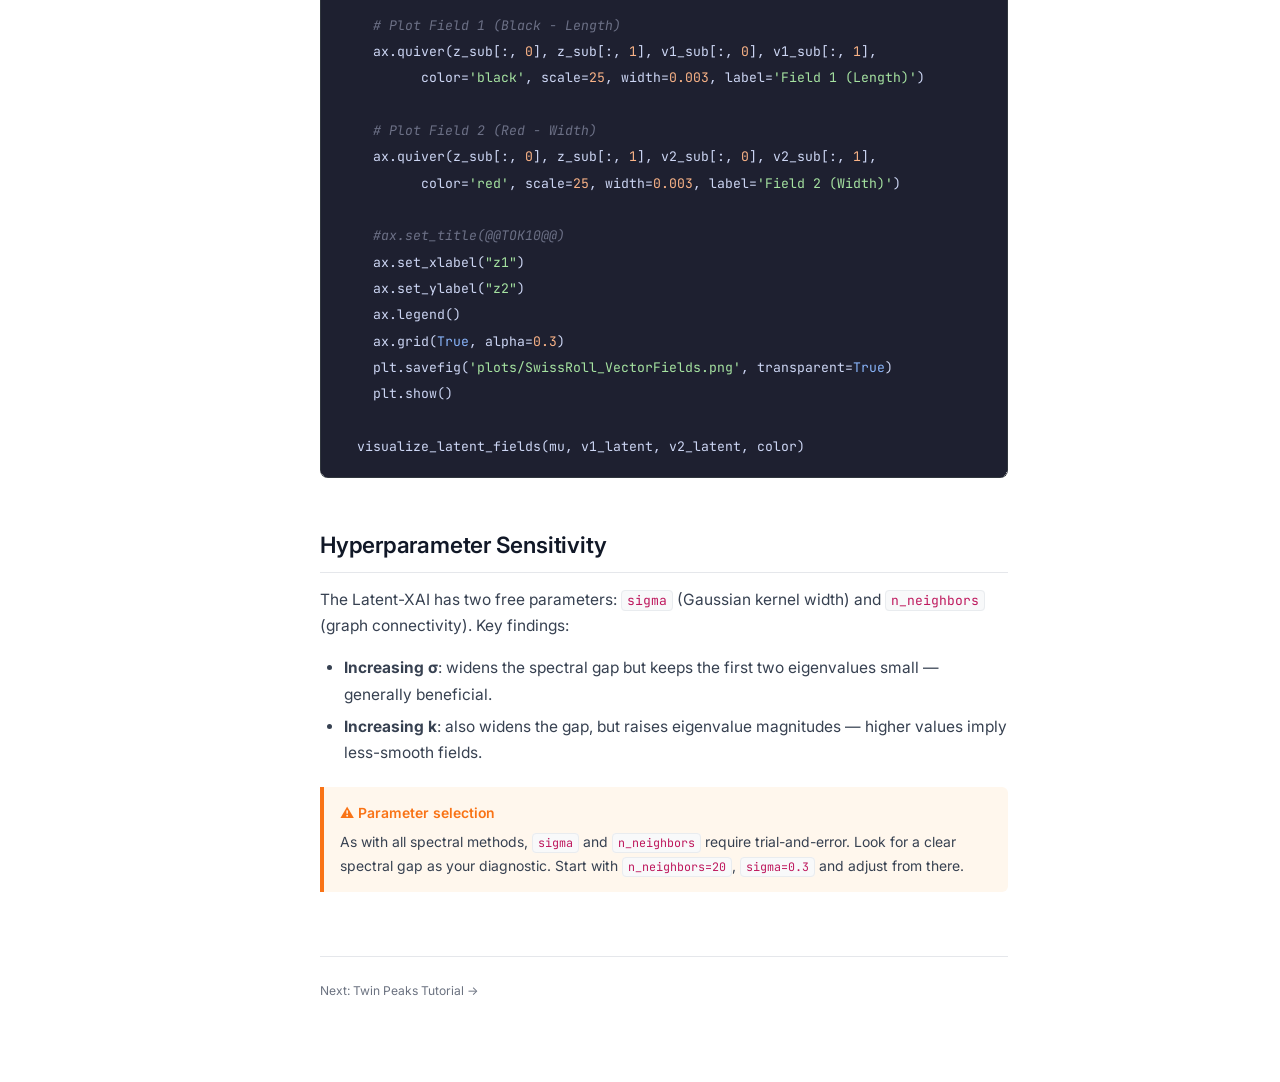
<file: tutorials/swiss_roll.html>
<!DOCTYPE html>
<html lang="en" data-theme="light">
<head>
  <meta charset="UTF-8" />
  <meta name="viewport" content="width=device-width, initial-scale=1.0" />
  <title>Swiss Roll Tutorial — Latent-XAI</title>
  <meta name="description" content="Tutorial: applying Latent-XAI to the Swiss Roll manifold to extract intrinsic coordinate fields." />
  <link rel="stylesheet" href="../css/style.css" />
</head>
<body>
<button class="sidebar-toggle" id="sidebar-toggle">☰</button>
<div class="sidebar-overlay" id="sidebar-overlay"></div>

<nav class="sidebar" role="navigation">
  <a class="sidebar-logo" href="../index.html">
    <div class="sidebar-logo-icon">🧬</div>
    <div class="sidebar-logo-text">Latent-XAI<span>v1.0 · documentation</span></div>
  </a>
  <div class="sidebar-search"><input type="search" placeholder="Search docs…" /></div>
  <div class="sidebar-nav">
    <div class="sidebar-section-title">General</div>
    <a href="../index.html">🏠 Overview</a>
    <a href="../installation.html">📦 Installation</a>
    <div class="sidebar-divider"></div>
    <div class="sidebar-section-title">API Reference</div>
    <a href="../api/lxai.html">🔬 lxai (core class)</a>
    <a href="../api/plotting.html">📊 plotting</a>
    <div class="sidebar-divider"></div>
    <div class="sidebar-section-title">Tutorials</div>
    <a href="swiss_roll.html" class="active">🌀 Swiss Roll</a>
    <a href="twin_peaks.html">⛰️ Twin Peaks</a>
    <a href="alanine_dipeptide.html">🧪 Alanine Dipeptide</a>
    <a href="pancreas.html">🔬 Pancreatic scRNA-seq</a>
    <div class="sidebar-divider"></div>
    <div class="sidebar-section-title">About</div>
    <a href="https://github.com" target="_blank" rel="noopener">🔗 GitHub ↗</a>
  </div>
</nav>

<div class="main-wrapper">
  <div class="content-header">
    <div class="header-links"><a href="https://github.com" target="_blank">GitHub</a></div>
    <span class="version-badge">v1.0 stable</span>
    <button class="theme-toggle" id="theme-toggle">🌙</button>
  </div>

  <div class="content">
    <div class="breadcrumb">
      <a href="../index.html">Latent-XAI</a><span class="breadcrumb-sep">›</span>
      <span>Tutorials</span><span class="breadcrumb-sep">›</span>
      <span>Swiss Roll</span>
    </div>

    <h1 id="swiss-roll">🌀 Tutorial 1: Swiss Roll</h1>
    <p>
      <span class="tag tag-blue">Synthetic Dataset</span>
      <span class="tag tag-purple">Flat Manifold</span>
      <span class="tag">2D intrinsic · 3D ambient</span>
    </p>
    <p style="margin-top:12px">
      The Swiss Roll is a canonical manifold learning benchmark — a 2D sheet
      folded in 3D space. We use it to demonstrate that Latent-XAI correctly recovers the
      <strong>two intrinsic coordinate directions</strong> (length along the roll and width),
      even when the VAE latent space distorts the geometry.
    </p>

    <h2 id="dataset">Dataset</h2>
    <p>
      We generate one turn of the Swiss Roll using scikit-learn, keeping points where the
      time label <em>t</em> &gt; 7. White noise with σ = 0.04 is added and the data is normalized.
    </p>
    <div class="code-block-wrapper">
      <div class="code-block-header"><span class="code-lang-badge">python</span><button class="copy-btn">⧉ Copy</button></div>
      <pre><code>SEED_VALUE = 0
set_all_seeds(SEED_VALUE)

# --- Configuration & Data Generation ---
BATCH_SIZE = 128
LEARNING_RATE = 1e-4
EPOCHS = 500
LATENT_DIM = 2
INPUT_DIM = 3
HIDDEN_DIM = 512

#--- Check for CUDA ---
device = torch.device("cuda" if torch.cuda.is_available() else "cpu")
print(f"Using device: {device}")

# --- Generate Swiss Roll
np.random.seed(0)
X_full, t_full = make_swiss_roll(n_samples=3000, noise=0.04, random_state=0)

# Subset: one turn (t > 7)
mask = t_full > 7
X, t = X_full[mask], t_full[mask]
print(f"Training samples: {X.shape[0]}")  # ~1900 points
color = t

# Normalize data
X = (X - X.mean(axis=0)) / X.std(axis=0)

# Convert to Tensor and move to device
data_tensor = torch.FloatTensor(X).to(device)
dataset = TensorDataset(data_tensor)
dataloader = DataLoader(dataset, batch_size=BATCH_SIZE, shuffle=True)</code></pre>
    </div>

    <h2 id="vae-training">VAE Architecture &amp; Training</h2>
    <p>
      We train a VAE with a multi-layer encoder and decoder (hidden dim = 512).
      <strong>LeakyReLU</strong> is used as the activation function throughout the network. 
      The loss function uses a Beta-VAE approach with a discounted KL term (<code>0.1 * KLD</code>).
    </p>
    <div class="code-block-wrapper">
      <div class="code-block-header"><span class="code-lang-badge">python</span><button class="copy-btn">⧉ Copy</button></div>
      <pre><code># --- 2. Define the VAE Architecture ---
class VAE(nn.Module):
    def __init__(self, input_dim, latent_dim, hidden_dim):
        super(VAE, self).__init__()
        
        # Encoder
        self.encoder = nn.Sequential(
            nn.Linear(input_dim, hidden_dim),
            nn.LeakyReLU(),
            nn.Linear(hidden_dim, hidden_dim),
            nn.LeakyReLU(),
            nn.Linear(hidden_dim, hidden_dim),
            nn.LeakyReLU(),
            nn.Linear(hidden_dim, 64),
            nn.LeakyReLU()
        )
        
        # Latent space distribution parameters
        self.fc_mu = nn.Linear(64, latent_dim)
        self.fc_logvar = nn.Linear(64, latent_dim)
        
        # Decoder
        self.decoder = nn.Sequential(
            nn.Linear(latent_dim, hidden_dim),
            nn.LeakyReLU(),
            nn.Linear(hidden_dim, hidden_dim),
            nn.LeakyReLU(),
            nn.Linear(hidden_dim, hidden_dim),
            nn.LeakyReLU(),
            nn.Linear(hidden_dim, input_dim) 
        )

    def reparameterize(self, mu, logvar):
        # Reparameterization trick: z = mu + std * epsilon
        if self.training:
            std = torch.exp(0.5 * logvar)
            eps = torch.randn_like(std)
            return mu + eps * std
        return mu

    def forward(self, x):
        h = self.encoder(x)
        mu = self.fc_mu(h)
        logvar = self.fc_logvar(h)
        z = self.reparameterize(mu, logvar)
        reconstruction = self.decoder(z)
        return reconstruction, mu, logvar

# --- Loss Function ---
def loss_function(recon_x, x, mu, logvar):
    # 1. Reconstruction Loss (Mean Squared Error for continuous data)
    MSE = nn.functional.mse_loss(recon_x, x, reduction='sum')

    # 2. KL Divergence: 0.5 * sum(1 + log(sigma^2) - mu^2 - sigma^2)
    # We weight KL slightly less here to prioritize structure preservation (Beta-VAE concept)
    KLD = -0.5 * torch.sum(1 + logvar - mu.pow(2) - logvar.exp())

    return MSE + 0.1*KLD

# --- 4. Training Loop ---
model = VAE(INPUT_DIM, LATENT_DIM, HIDDEN_DIM).to(device)
optimizer = optim.AdamW(model.parameters(), lr=LEARNING_RATE)

print("Starting training...")
model.train()
for epoch in range(EPOCHS):
    train_loss = 0
    for batch in dataloader:
        x_batch = batch[0] # Data is already on device
        
        optimizer.zero_grad()
        recon_batch, mu, logvar = model(x_batch)
        
        loss = loss_function(recon_batch, x_batch, mu, logvar)
        loss.backward()
        train_loss += loss.item()
        optimizer.step()
    
    if (epoch + 1) % 50 == 0:
        print(f'Epoch: {epoch+1} | Loss: {train_loss / len(dataloader.dataset):.4f}')</code></pre>
    </div>

    <h2 id="vae-visualization">VAE Visualization</h2>
    <p>
      We can visualize the original data, the latent embedding, and the reconstructed data from the VAE to verify that the model has trained correctly.
    </p>
    <div class="code-block-wrapper">
      <div class="code-block-header"><span class="code-lang-badge">python</span><button class="copy-btn">⧉ Copy</button></div>
      <pre><code># ---  Visualization ---
model.eval()
with torch.no_grad():
    # Get reconstruction and latent embedding for the whole dataset
    recon_data, mu, _ = model(data_tensor)
    
    # Move back to CPU for plotting
    z_embedded = mu.cpu().numpy()
    recon_data = recon_data.cpu().numpy()
    X_original = data_tensor.cpu().numpy()

# Plotting
fig = plt.figure(figsize=(18, 7))

# Plot 1: Original Swiss Roll
ax1 = fig.add_subplot(131, projection='3d')
ax1.scatter(X_original[:, 0], X_original[:, 1], X_original[:, 2], c=color, cmap=plt.cm.Spectral)
#ax1.set_title("Original Swiss Roll (3D)")
ax1.view_init(7, -80)

# Plot 2: Latent Embedding (The "Unrolled" Version)
ax2 = fig.add_subplot(132)
ax2.scatter(z_embedded[:, 0], z_embedded[:, 1], c=color, cmap=plt.cm.Spectral)
#ax2.set_title("Learned Latent Embedding (2D)")
ax2.grid(True)

# Plot 3: Reconstructed Swiss Roll
ax3 = fig.add_subplot(133, projection='3d')
ax3.scatter(recon_data[:, 0], recon_data[:, 1], recon_data[:, 2], c=color, cmap=plt.cm.Spectral)
#ax3.set_title("VAE Reconstruction (3D)")
ax3.view_init(7, -80)

plt.tight_layout()
plt.savefig('plots/Swiss_Roll_Recon.png', transparent=True)
plt.show()</code></pre>
    </div>

    <h2 id="fitting-latentxai">Fitting Latent-XAI</h2>
    <p>
      Now we can use the latent codes (<code>z_embedded</code>) to fit the Latent-XAI model.
      For the Swiss Roll, <code>principle_tangent_dims=2</code> since the manifold is intrinsically 2D.
    </p>
    <div class="code-block-wrapper">
      <div class="code-block-header"><span class="code-lang-badge">python</span><button class="copy-btn">⧉ Copy</button></div>
      <pre><code>import sys
  sys.path.append("/scratch/htc/bzfsunka/latentxai/latentxai")
  import latentxai

  Z = z_embedded

  # Compute Latent XAI
  SwissRoll_lxai = latentxai.lxai(decoder=model.decoder, 
                    principle_tangent_dims=2,
                    n_neighbors=20,
                    n_components = 10, # needs change to num eigencectors
                    sigma=0.3)

  # Fit vector field to the points Z
  SwissRoll_lxai.fit(Z)</code></pre>
    </div>

    <h2 id="results">Results</h2>
    <div class="figure-block">
      <img src="../assets/figures/swiss_roll.png" alt="Latent-XAI Swiss Roll results showing training data, latent representation, eigenvalue spectrum, and vector fields" />
      <p class="figure-caption">
        <strong>Fig. 2 — Swiss Roll analysis.</strong>
        (a) Training data: one turn of the Swiss Roll in 3D, coloured by position in the turn.
        (b) 2D VAE latent representation — the VAE compresses the roll into a disk.
        (c) Seven smallest eigenvalues of the Connection Laplacian — note the spectral gap after index 2.
        (d) First two eigenvectors as vector fields over the latent space (black = length direction, red = width direction).
        (e,f) Sensitivity of the spectrum to σ and k.
      </p>
    </div>

    <h3 id="spectral-gap">Reading the Eigenvalue Spectrum</h3>
    <p>
      The Connection Laplacian spectrum is the key diagnostic. For the Swiss Roll:
    </p>
    <div class="code-block-wrapper">
      <div class="code-block-header"><span class="code-lang-badge">python</span><button class="copy-btn">⧉ Copy</button></div>
      <pre><code>plt.figure(figsize=(7,7))
    #plt.title("Smallest Eigenvalues of \n the Connection Laplacian")
    plt.plot(range(1,8),SwissRoll_lxai.eigenvalues_[:7],'-o')
    ax = plt.gca() # Get current axis
    ax.xaxis.set_major_locator(MaxNLocator(integer=True))
    plt.xlabel('lowest ordering')
    plt.ylabel('Eigenvalues')
    plt.tight_layout()
    plt.savefig('plots/Swiss_roll_spectrum.png', transparent=True)</code></pre>
    </div>
    <p>
      Two near-zero eigenvalues followed by a clear spectral gap confirm that the manifold has
      <strong>two intrinsic dimensions</strong>. The corresponding eigenvectors give the parallel vector
      fields for length and width.
    </p>

    <h3 id="visualise">Visualise Vector Fields</h3>
    <div class="code-block-wrapper">
      <div class="code-block-header"><span class="code-lang-badge">python</span><button class="copy-btn">⧉ Copy</button></div>
      <pre><code>print("Projecting Field 1...")
  v1_latent = SwissRoll_lxai.project_fields_to_latent(torch.tensor(Z).to(device), SwissRoll_lxai.PVF_on_X_[0])

  print("Projecting Field 2...")
  v2_latent = SwissRoll_lxai.project_fields_to_latent(torch.tensor(Z).to(device), SwissRoll_lxai.PVF_on_X_[1]) 

  def visualize_latent_fields(z_points, V1_lat, V2_lat, t_labels, subsample_n=400):
    """
    Visualizes the projected vector fields in the 2D Latent Space.
    """
    # Convert to Numpy
    if torch.is_tensor(z_points): z_points = z_points.cpu().detach().numpy()
    if torch.is_tensor(V1_lat): V1_lat = V1_lat.cpu().detach().numpy()
    if torch.is_tensor(V2_lat): V2_lat = V2_lat.cpu().detach().numpy()
    if torch.is_tensor(t_labels): t_labels = t_labels.cpu().detach().numpy()

    # Subsample
    indices = np.random.choice(z_points.shape[0], subsample_n, replace=False)
    z_sub = z_points[indices]
    v1_sub = V1_lat[indices]
    v2_sub = V2_lat[indices]
    
    # Normalize lengths for cleaner visualization (we care about direction)
    v1_sub = v1_sub / (np.linalg.norm(v1_sub, axis=1, keepdims=True) + 1e-9)
    v2_sub = v2_sub / (np.linalg.norm(v2_sub, axis=1, keepdims=True) + 1e-9)

    fig, ax = plt.subplots(figsize=(10, 8))
    
    # Plot background points colored by Time/Length
    scatter = ax.scatter(z_points[:, 0], z_points[:, 1], c=t_labels, cmap='viridis', s=2, alpha=0.3)
    
    # Plot Field 1 (Black - Length)
    ax.quiver(z_sub[:, 0], z_sub[:, 1], v1_sub[:, 0], v1_sub[:, 1], 
          color='black', scale=25, width=0.003, label='Field 1 (Length)')
    
    # Plot Field 2 (Red - Width)
    ax.quiver(z_sub[:, 0], z_sub[:, 1], v2_sub[:, 0], v2_sub[:, 1], 
          color='red', scale=25, width=0.003, label='Field 2 (Width)')
    
    #ax.set_title("The 'Pullback' Fields in Latent Space")
    ax.set_xlabel("z1")
    ax.set_ylabel("z2")
    ax.legend()
    ax.grid(True, alpha=0.3)
    plt.savefig('plots/SwissRoll_VectorFields.png', transparent=True)
    plt.show()

  visualize_latent_fields(mu, v1_latent, v2_latent, color)</code></pre>
    </div>

    <h2 id="hyperparameter-sensitivity">Hyperparameter Sensitivity</h2>
    <p>
      The Latent-XAI has two free parameters: <code>sigma</code> (Gaussian kernel width)
      and <code>n_neighbors</code> (graph connectivity). Key findings:
    </p>
    <ul>
      <li><strong>Increasing σ</strong>: widens the spectral gap but keeps the first two eigenvalues small — generally beneficial.</li>
      <li><strong>Increasing k</strong>: also widens the gap, but raises eigenvalue magnitudes — higher values imply less-smooth fields.</li>
    </ul>
    <div class="admonition warning">
      <div class="admonition-title">⚠️ Parameter selection</div>
      <p>
        As with all spectral methods, <code>sigma</code> and <code>n_neighbors</code> require
        trial-and-error. Look for a clear spectral gap as your diagnostic.
        Start with <code>n_neighbors=20</code>, <code>sigma=0.3</code> and adjust from there.
      </p>
    </div>

    <div class="content-footer">
      <span>Next: <a href="twin_peaks.html">Twin Peaks Tutorial →</a></span>
    </div>
  </div>
</div>

<aside class="toc-sidebar">
  <div class="toc-title">On this page</div>
  <ul class="toc-list">
    <li><a href="#dataset">Dataset</a></li>
    <li><a href="#vae-training">VAE Architecture</a></li>
    <li><a href="#fitting-latentxai">Fitting Latent-XAI</a></li>
    <li><a href="#results">Results</a></li>
    <li class="toc-h3"><a href="#spectral-gap">Eigenvalue Spectrum</a></li>
    <li class="toc-h3"><a href="#visualise">Visualise Fields</a></li>
    <li><a href="#hyperparameter-sensitivity">Hyperparameter Sensitivity</a></li>
  </ul>
</aside>

<script src="../js/main.js"></script>
</body>
</html>
</file>
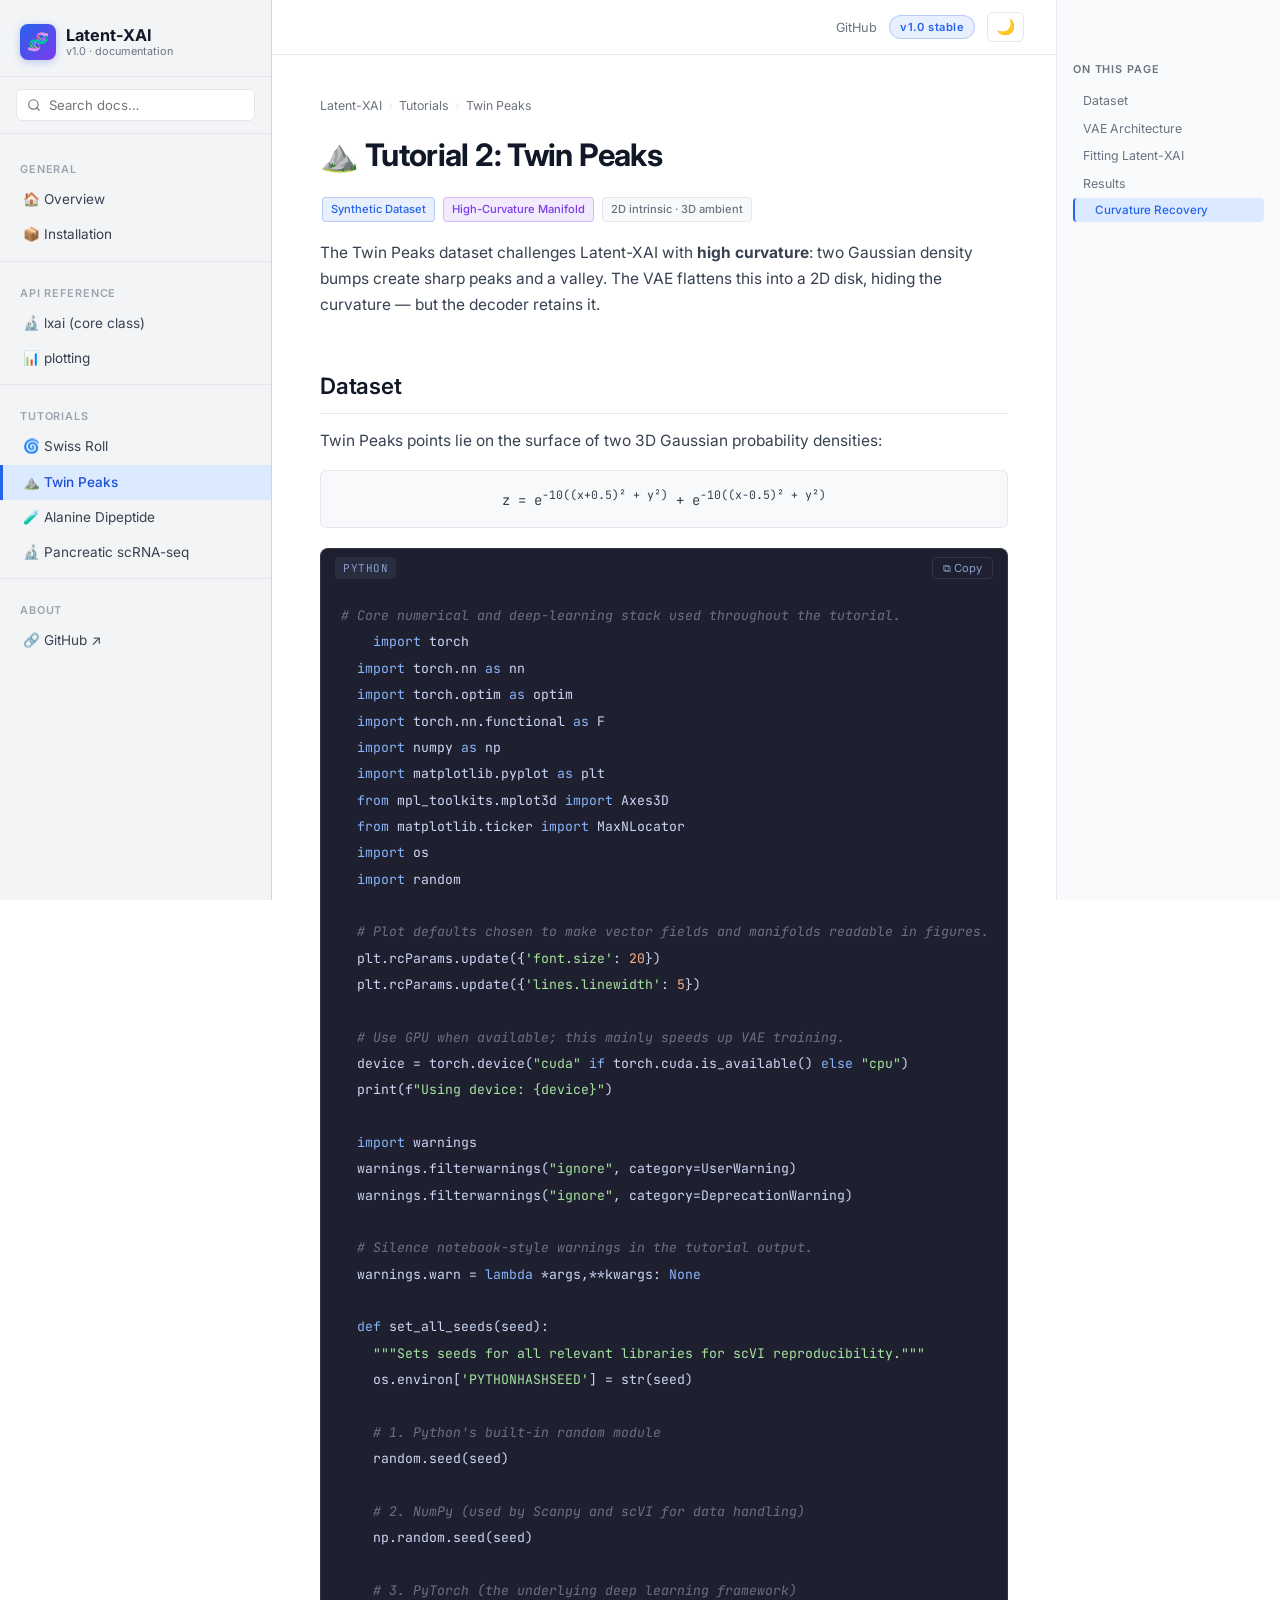
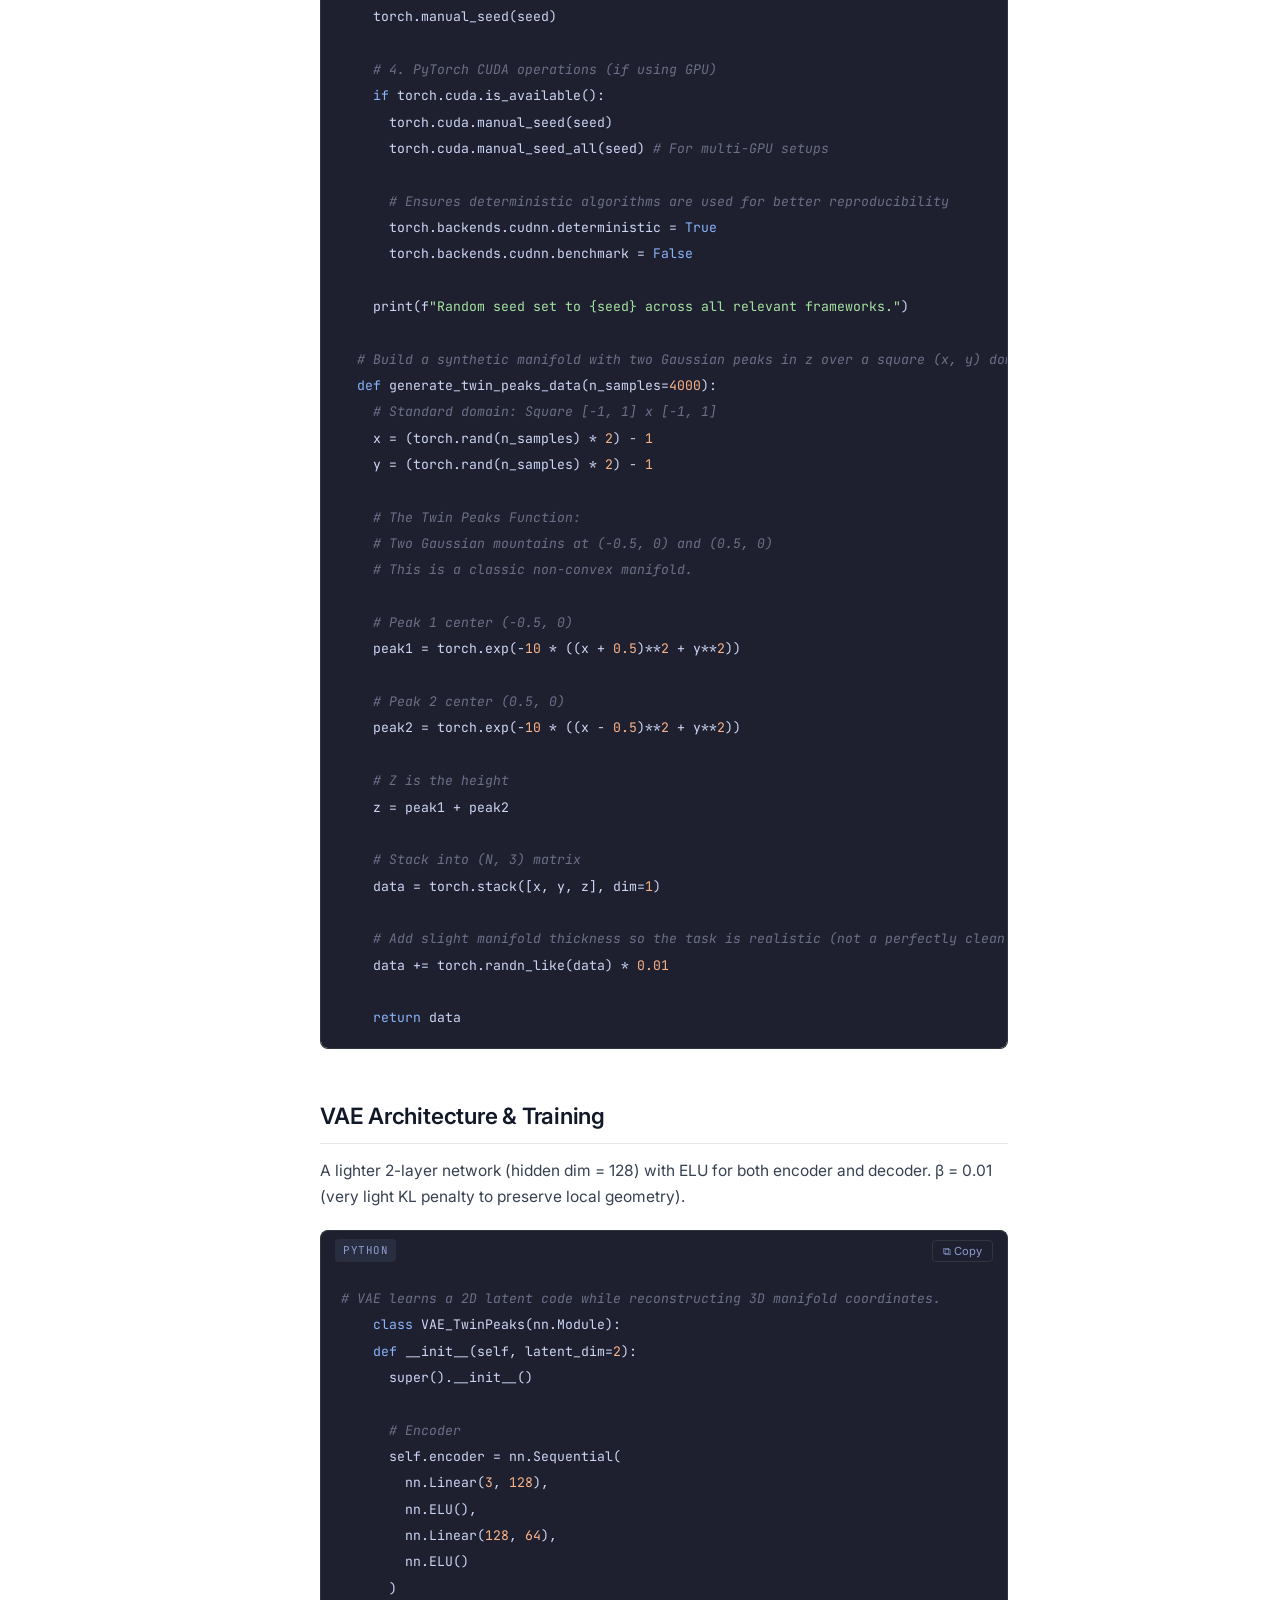
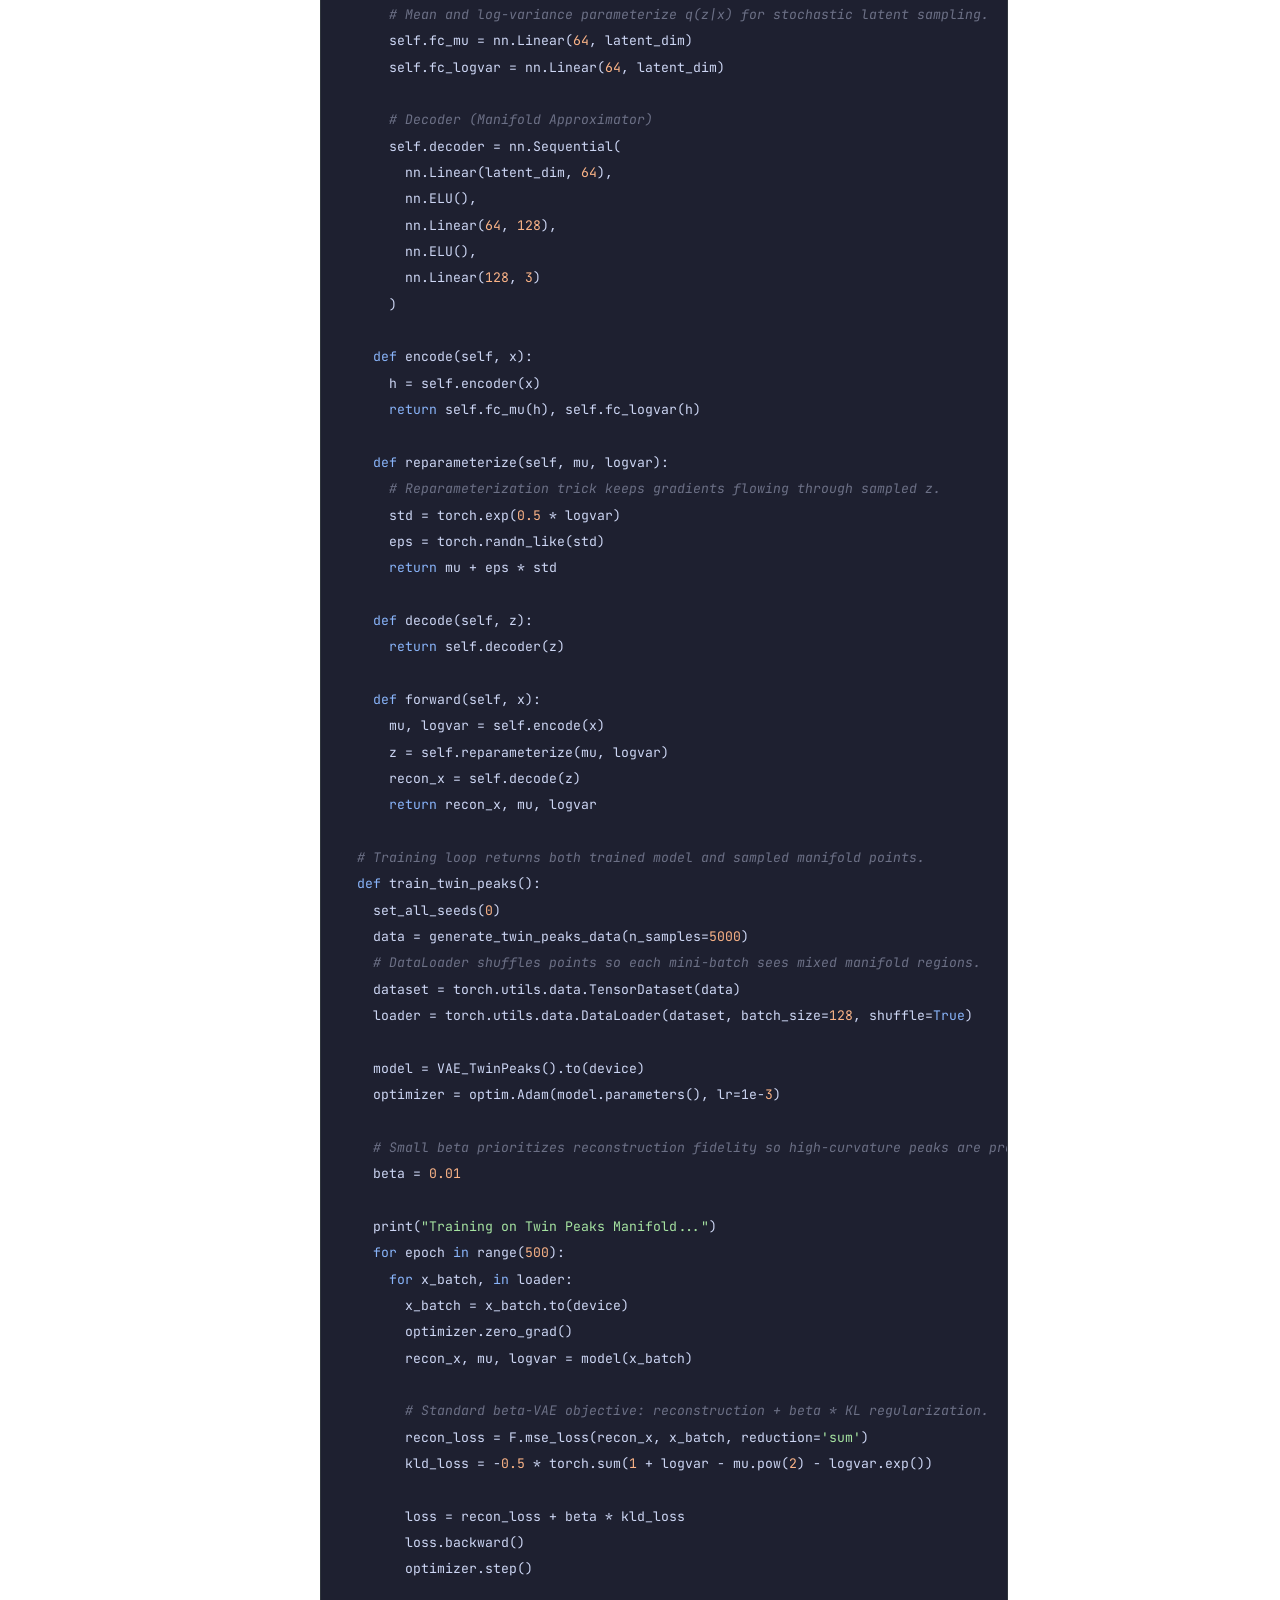
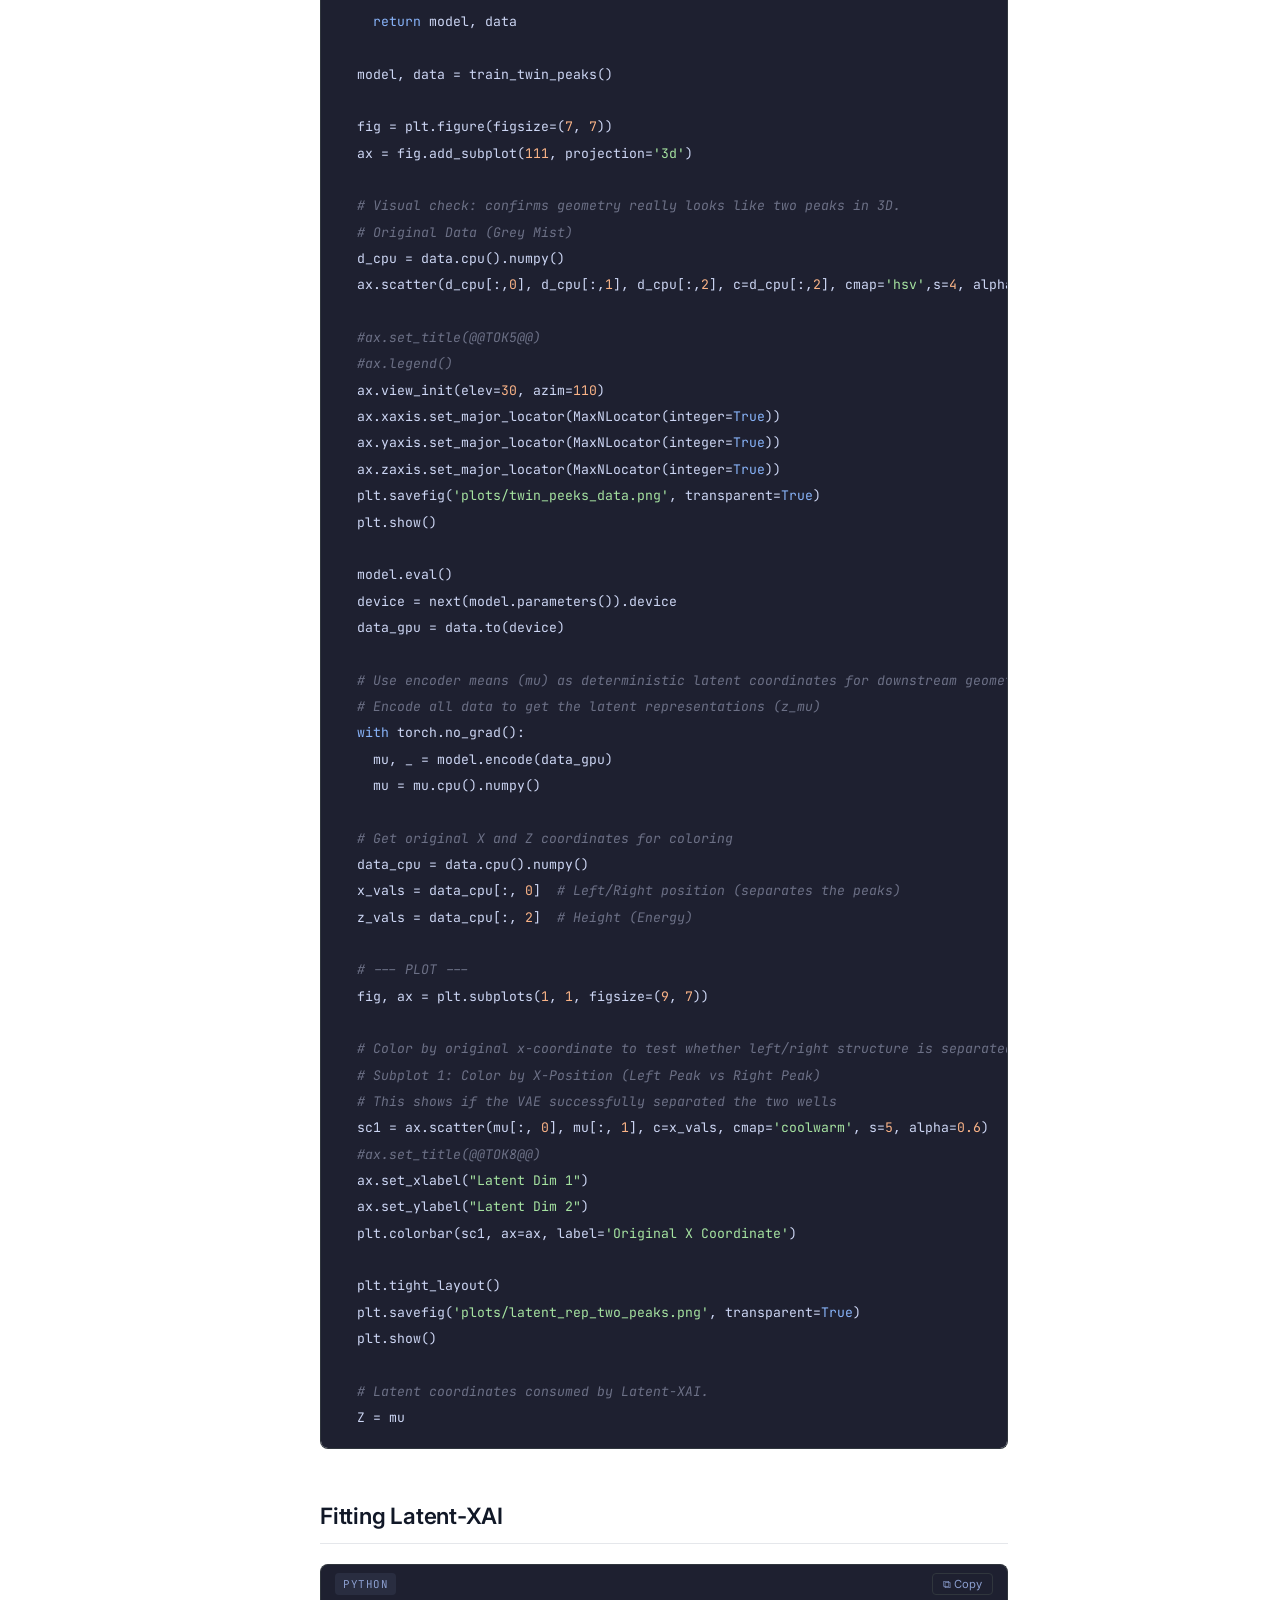
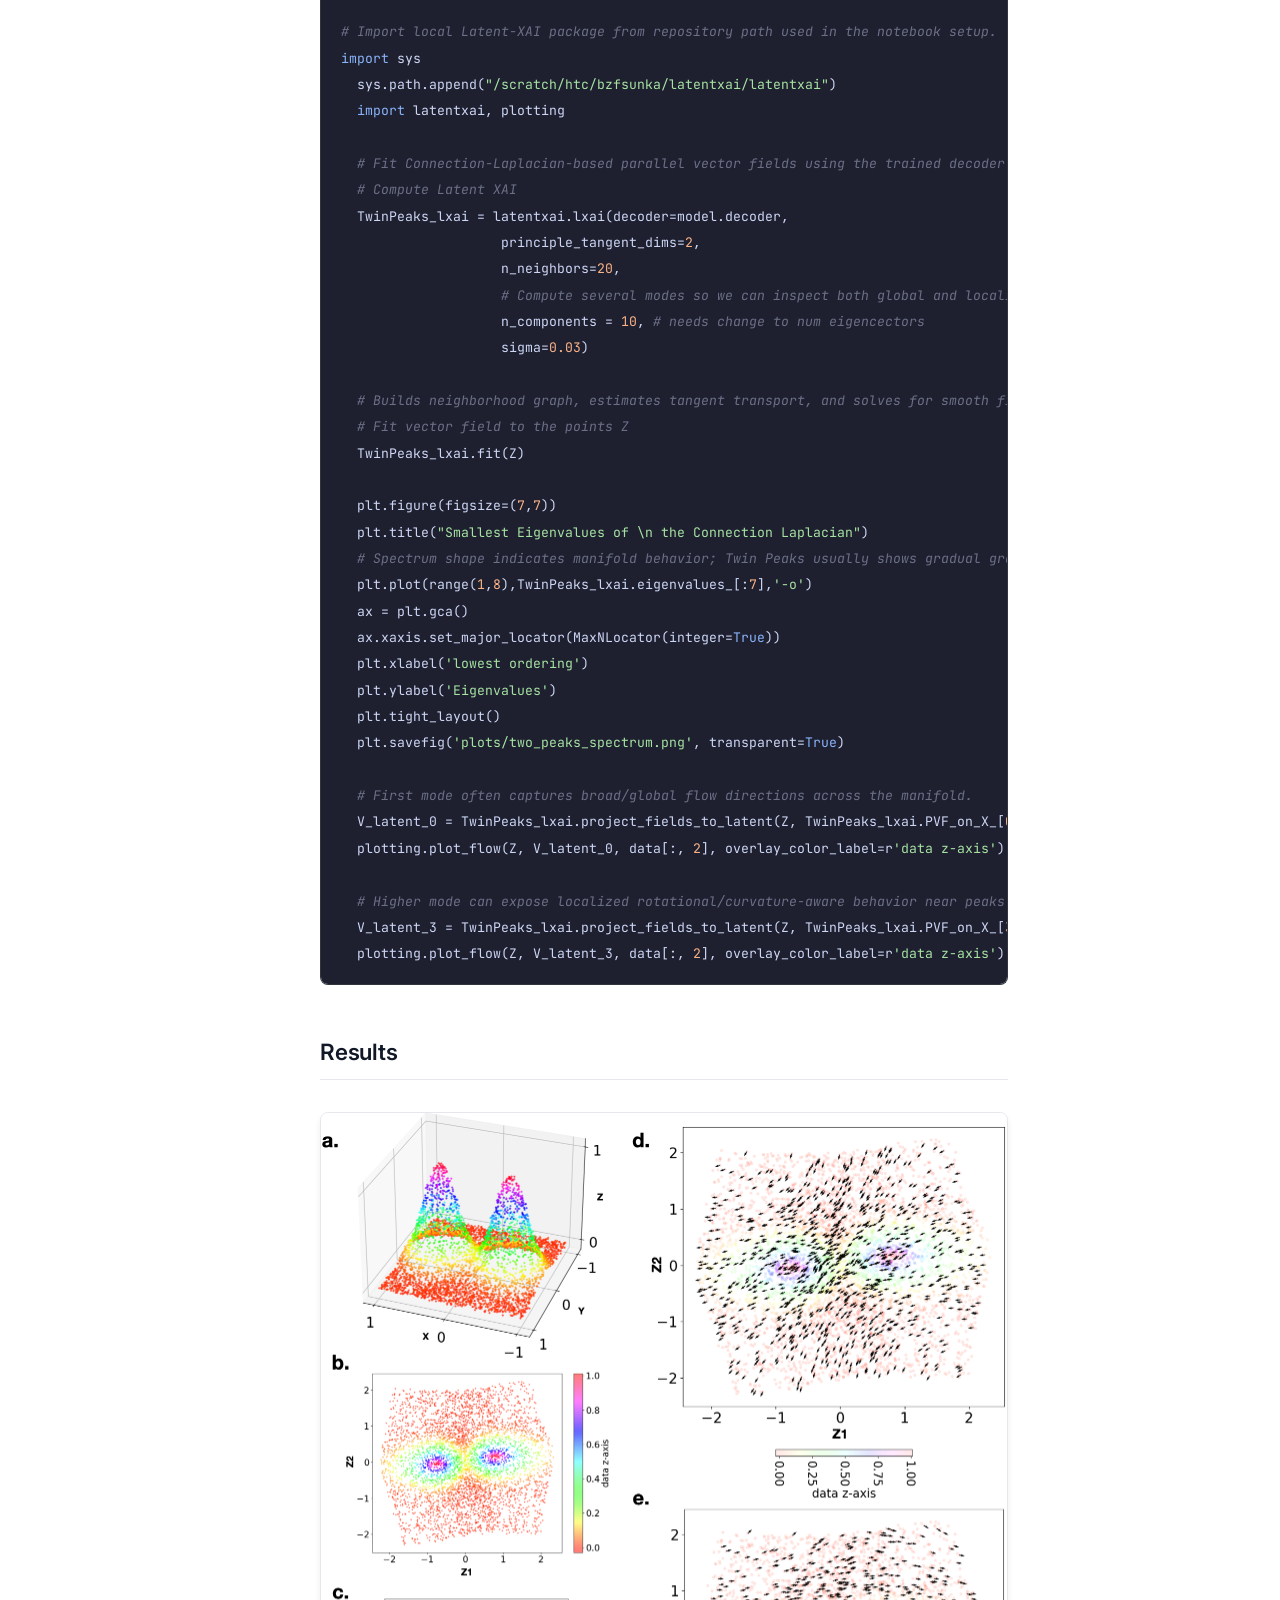
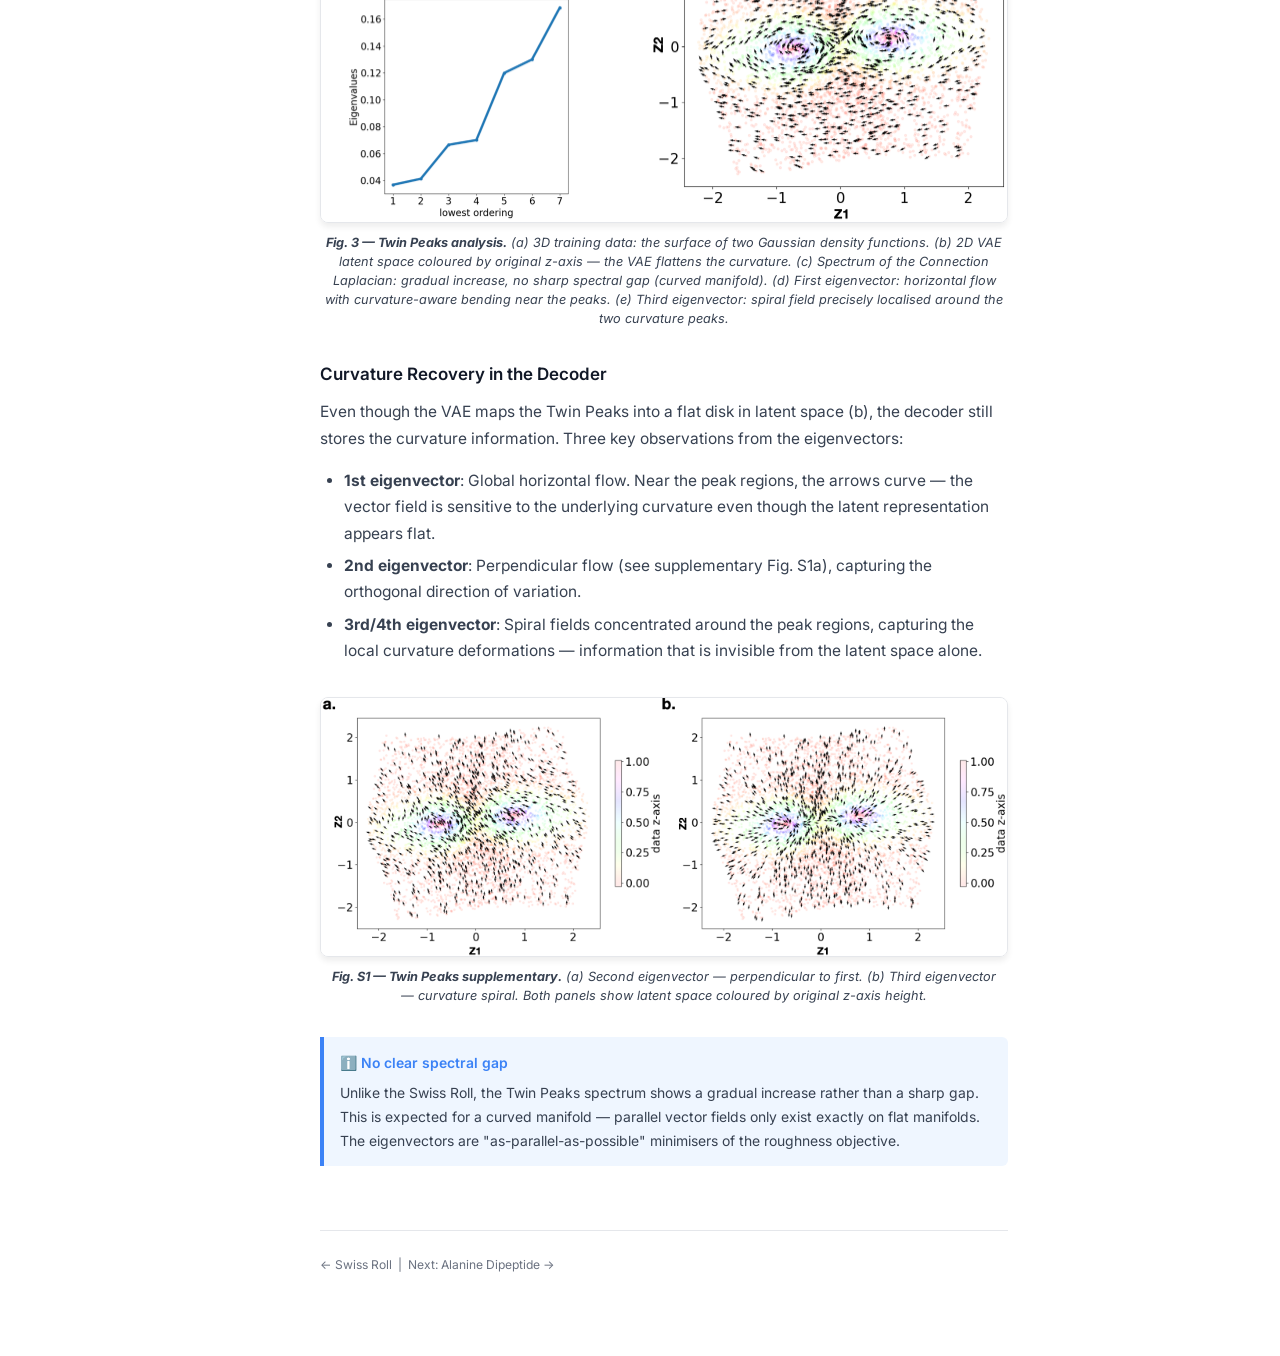
<file: tutorials/twin_peaks.html>
<!DOCTYPE html>
<html lang="en" data-theme="light">
<head>
  <meta charset="UTF-8" />
  <meta name="viewport" content="width=device-width, initial-scale=1.0" />
  <title>Twin Peaks Tutorial — Latent-XAI</title>
  <meta name="description" content="Tutorial: applying Latent-XAI to the Twin Peaks high-curvature manifold." />
  <link rel="stylesheet" href="../css/style.css" />
</head>
<body>
<button class="sidebar-toggle" id="sidebar-toggle">☰</button>
<div class="sidebar-overlay" id="sidebar-overlay"></div>

<nav class="sidebar" role="navigation">
  <a class="sidebar-logo" href="../index.html">
    <div class="sidebar-logo-icon">🧬</div>
    <div class="sidebar-logo-text">Latent-XAI<span>v1.0 · documentation</span></div>
  </a>
  <div class="sidebar-search"><input type="search" placeholder="Search docs…" /></div>
  <div class="sidebar-nav">
    <div class="sidebar-section-title">General</div>
    <a href="../index.html">🏠 Overview</a>
    <a href="../installation.html">📦 Installation</a>
    <div class="sidebar-divider"></div>
    <div class="sidebar-section-title">API Reference</div>
    <a href="../api/lxai.html">🔬 lxai (core class)</a>
    <a href="../api/plotting.html">📊 plotting</a>
    <div class="sidebar-divider"></div>
    <div class="sidebar-section-title">Tutorials</div>
    <a href="swiss_roll.html">🌀 Swiss Roll</a>
    <a href="twin_peaks.html" class="active">⛰️ Twin Peaks</a>
    <a href="alanine_dipeptide.html">🧪 Alanine Dipeptide</a>
    <a href="pancreas.html">🔬 Pancreatic scRNA-seq</a>
    <div class="sidebar-divider"></div>
    <div class="sidebar-section-title">About</div>
    <a href="https://github.com" target="_blank" rel="noopener">🔗 GitHub ↗</a>
  </div>
</nav>

<div class="main-wrapper">
  <div class="content-header">
    <div class="header-links"><a href="https://github.com" target="_blank">GitHub</a></div>
    <span class="version-badge">v1.0 stable</span>
    <button class="theme-toggle" id="theme-toggle">🌙</button>
  </div>

  <div class="content">
    <div class="breadcrumb">
      <a href="../index.html">Latent-XAI</a><span class="breadcrumb-sep">›</span>
      <span>Tutorials</span><span class="breadcrumb-sep">›</span>
      <span>Twin Peaks</span>
    </div>

    <h1 id="twin-peaks">⛰️ Tutorial 2: Twin Peaks</h1>
    <p>
      <span class="tag tag-blue">Synthetic Dataset</span>
      <span class="tag tag-purple">High-Curvature Manifold</span>
      <span class="tag">2D intrinsic · 3D ambient</span>
    </p>
    <p style="margin-top:12px">
      The Twin Peaks dataset challenges Latent-XAI with <strong>high curvature</strong>:
      two Gaussian density bumps create sharp peaks and a valley. The VAE flattens this
      into a 2D disk, hiding the curvature — but the decoder retains it.
    </p>

    <h2 id="dataset">Dataset</h2>
    <p>Twin Peaks points lie on the surface of two 3D Gaussian probability densities:</p>
    <div class="math-block">
      z = e<sup>−10((x+0.5)² + y²)</sup> + e<sup>−10((x−0.5)² + y²)</sup>
    </div>
    <div class="code-block-wrapper">
      <div class="code-block-header"><span class="code-lang-badge">python</span><button class="copy-btn">⧉ Copy</button></div>
      <pre><code># Core numerical and deep-learning stack used throughout the tutorial.
    import torch
  import torch.nn as nn
  import torch.optim as optim
  import torch.nn.functional as F
  import numpy as np
  import matplotlib.pyplot as plt
  from mpl_toolkits.mplot3d import Axes3D
  from matplotlib.ticker import MaxNLocator
  import os
  import random

  # Plot defaults chosen to make vector fields and manifolds readable in figures.
  plt.rcParams.update({'font.size': 20})
  plt.rcParams.update({'lines.linewidth': 5})

  # Use GPU when available; this mainly speeds up VAE training.
  device = torch.device("cuda" if torch.cuda.is_available() else "cpu")
  print(f"Using device: {device}")

  import warnings
  warnings.filterwarnings("ignore", category=UserWarning)
  warnings.filterwarnings("ignore", category=DeprecationWarning)

  # Silence notebook-style warnings in the tutorial output.
  warnings.warn = lambda *args,**kwargs: None

  def set_all_seeds(seed):
    """Sets seeds for all relevant libraries for scVI reproducibility."""
    os.environ['PYTHONHASHSEED'] = str(seed)
    
    # 1. Python's built-in random module
    random.seed(seed)
    
    # 2. NumPy (used by Scanpy and scVI for data handling)
    np.random.seed(seed)
    
    # 3. PyTorch (the underlying deep learning framework)
    torch.manual_seed(seed)
    
    # 4. PyTorch CUDA operations (if using GPU)
    if torch.cuda.is_available():
      torch.cuda.manual_seed(seed)
      torch.cuda.manual_seed_all(seed) # For multi-GPU setups
        
      # Ensures deterministic algorithms are used for better reproducibility
      torch.backends.cudnn.deterministic = True
      torch.backends.cudnn.benchmark = False
    
    print(f"Random seed set to {seed} across all relevant frameworks.")

  # Build a synthetic manifold with two Gaussian peaks in z over a square (x, y) domain.
  def generate_twin_peaks_data(n_samples=4000):
    # Standard domain: Square [-1, 1] x [-1, 1]
    x = (torch.rand(n_samples) * 2) - 1
    y = (torch.rand(n_samples) * 2) - 1
    
    # The Twin Peaks Function:
    # Two Gaussian mountains at (-0.5, 0) and (0.5, 0)
    # This is a classic non-convex manifold.
    
    # Peak 1 center (-0.5, 0)
    peak1 = torch.exp(-10 * ((x + 0.5)**2 + y**2))
    
    # Peak 2 center (0.5, 0)
    peak2 = torch.exp(-10 * ((x - 0.5)**2 + y**2))
    
    # Z is the height
    z = peak1 + peak2
    
    # Stack into (N, 3) matrix
    data = torch.stack([x, y, z], dim=1)
    
    # Add slight manifold thickness so the task is realistic (not a perfectly clean surface).
    data += torch.randn_like(data) * 0.01
    
    return data</code></pre>
    </div>

    <h2 id="vae-training">VAE Architecture &amp; Training</h2>
    <p>
      A lighter 2-layer network (hidden dim = 128) with ELU for both encoder and decoder.
      β = 0.01 (very light KL penalty to preserve local geometry).
    </p>
    <div class="code-block-wrapper">
      <div class="code-block-header"><span class="code-lang-badge">python</span><button class="copy-btn">⧉ Copy</button></div>
      <pre><code># VAE learns a 2D latent code while reconstructing 3D manifold coordinates.
    class VAE_TwinPeaks(nn.Module):
    def __init__(self, latent_dim=2):
      super().__init__()
        
      # Encoder
      self.encoder = nn.Sequential(
        nn.Linear(3, 128),
        nn.ELU(),
        nn.Linear(128, 64),
        nn.ELU()
      )
      # Mean and log-variance parameterize q(z|x) for stochastic latent sampling.
      self.fc_mu = nn.Linear(64, latent_dim)
      self.fc_logvar = nn.Linear(64, latent_dim)

      # Decoder (Manifold Approximator)
      self.decoder = nn.Sequential(
        nn.Linear(latent_dim, 64),
        nn.ELU(),
        nn.Linear(64, 128),
        nn.ELU(),
        nn.Linear(128, 3) 
      )

    def encode(self, x):
      h = self.encoder(x)
      return self.fc_mu(h), self.fc_logvar(h)

    def reparameterize(self, mu, logvar):
      # Reparameterization trick keeps gradients flowing through sampled z.
      std = torch.exp(0.5 * logvar)
      eps = torch.randn_like(std)
      return mu + eps * std

    def decode(self, z):
      return self.decoder(z)

    def forward(self, x):
      mu, logvar = self.encode(x)
      z = self.reparameterize(mu, logvar)
      recon_x = self.decode(z)
      return recon_x, mu, logvar

  # Training loop returns both trained model and sampled manifold points.
  def train_twin_peaks():
    set_all_seeds(0)
    data = generate_twin_peaks_data(n_samples=5000)
    # DataLoader shuffles points so each mini-batch sees mixed manifold regions.
    dataset = torch.utils.data.TensorDataset(data)
    loader = torch.utils.data.DataLoader(dataset, batch_size=128, shuffle=True)
    
    model = VAE_TwinPeaks().to(device)
    optimizer = optim.Adam(model.parameters(), lr=1e-3)
    
    # Small beta prioritizes reconstruction fidelity so high-curvature peaks are preserved.
    beta = 0.01
    
    print("Training on Twin Peaks Manifold...")
    for epoch in range(500):
      for x_batch, in loader:
        x_batch = x_batch.to(device)
        optimizer.zero_grad()
        recon_x, mu, logvar = model(x_batch)
            
        # Standard beta-VAE objective: reconstruction + beta * KL regularization.
        recon_loss = F.mse_loss(recon_x, x_batch, reduction='sum')
        kld_loss = -0.5 * torch.sum(1 + logvar - mu.pow(2) - logvar.exp())
            
        loss = recon_loss + beta * kld_loss
        loss.backward()
        optimizer.step()
            
    return model, data

  model, data = train_twin_peaks()

  fig = plt.figure(figsize=(7, 7))
  ax = fig.add_subplot(111, projection='3d')

  # Visual check: confirms geometry really looks like two peaks in 3D.
  # Original Data (Grey Mist)
  d_cpu = data.cpu().numpy()
  ax.scatter(d_cpu[:,0], d_cpu[:,1], d_cpu[:,2], c=d_cpu[:,2], cmap='hsv',s=4, alpha=0.6) #label='Twin Peaks Data')

  #ax.set_title("Twin Peaks Manifold Learning")
  #ax.legend()
  ax.view_init(elev=30, azim=110)
  ax.xaxis.set_major_locator(MaxNLocator(integer=True))
  ax.yaxis.set_major_locator(MaxNLocator(integer=True))
  ax.zaxis.set_major_locator(MaxNLocator(integer=True))
  plt.savefig('plots/twin_peeks_data.png', transparent=True)
  plt.show()

  model.eval()
  device = next(model.parameters()).device
  data_gpu = data.to(device)

  # Use encoder means (mu) as deterministic latent coordinates for downstream geometry.
  # Encode all data to get the latent representations (z_mu)
  with torch.no_grad():
    mu, _ = model.encode(data_gpu)
    mu = mu.cpu().numpy()
    
  # Get original X and Z coordinates for coloring
  data_cpu = data.cpu().numpy()
  x_vals = data_cpu[:, 0]  # Left/Right position (separates the peaks)
  z_vals = data_cpu[:, 2]  # Height (Energy)

  # --- PLOT ---
  fig, ax = plt.subplots(1, 1, figsize=(9, 7))

  # Color by original x-coordinate to test whether left/right structure is separated in latent space.
  # Subplot 1: Color by X-Position (Left Peak vs Right Peak)
  # This shows if the VAE successfully separated the two wells
  sc1 = ax.scatter(mu[:, 0], mu[:, 1], c=x_vals, cmap='coolwarm', s=5, alpha=0.6)
  #ax.set_title("Latent Space (Colored by X-Position)")
  ax.set_xlabel("Latent Dim 1")
  ax.set_ylabel("Latent Dim 2")
  plt.colorbar(sc1, ax=ax, label='Original X Coordinate')

  plt.tight_layout()
  plt.savefig('plots/latent_rep_two_peaks.png', transparent=True)
  plt.show()

  # Latent coordinates consumed by Latent-XAI.
  Z = mu</code></pre>
    </div>

    <h2 id="fitting">Fitting Latent-XAI</h2>
    <div class="code-block-wrapper">
      <div class="code-block-header"><span class="code-lang-badge">python</span><button class="copy-btn">⧉ Copy</button></div>
      <pre><code># Import local Latent-XAI package from repository path used in the notebook setup.
import sys
  sys.path.append("/scratch/htc/bzfsunka/latentxai/latentxai")
  import latentxai, plotting

  # Fit Connection-Laplacian-based parallel vector fields using the trained decoder Jacobian.
  # Compute Latent XAI
  TwinPeaks_lxai = latentxai.lxai(decoder=model.decoder, 
                    principle_tangent_dims=2,
                    n_neighbors=20,
                    # Compute several modes so we can inspect both global and localized fields.
                    n_components = 10, # needs change to num eigencectors
                    sigma=0.03)

  # Builds neighborhood graph, estimates tangent transport, and solves for smooth fields.
  # Fit vector field to the points Z
  TwinPeaks_lxai.fit(Z)

  plt.figure(figsize=(7,7))
  plt.title("Smallest Eigenvalues of \n the Connection Laplacian")
  # Spectrum shape indicates manifold behavior; Twin Peaks usually shows gradual growth.
  plt.plot(range(1,8),TwinPeaks_lxai.eigenvalues_[:7],'-o')
  ax = plt.gca()
  ax.xaxis.set_major_locator(MaxNLocator(integer=True))
  plt.xlabel('lowest ordering')
  plt.ylabel('Eigenvalues')
  plt.tight_layout()
  plt.savefig('plots/two_peaks_spectrum.png', transparent=True)

  # First mode often captures broad/global flow directions across the manifold.
  V_latent_0 = TwinPeaks_lxai.project_fields_to_latent(Z, TwinPeaks_lxai.PVF_on_X_[0])
  plotting.plot_flow(Z, V_latent_0, data[:, 2], overlay_color_label=r'data z-axis')

  # Higher mode can expose localized rotational/curvature-aware behavior near peaks.
  V_latent_3 = TwinPeaks_lxai.project_fields_to_latent(Z, TwinPeaks_lxai.PVF_on_X_[3])
  plotting.plot_flow(Z, V_latent_3, data[:, 2], overlay_color_label=r'data z-axis')</code></pre>
    </div>

    <h2 id="results">Results</h2>
    <div class="figure-block">
      <img src="../assets/figures/twin_peeks.png" alt="Twin Peaks Latent-XAI results" />
      <p class="figure-caption">
        <strong>Fig. 3 — Twin Peaks analysis.</strong>
        (a) 3D training data: the surface of two Gaussian density functions.
        (b) 2D VAE latent space coloured by original z-axis — the VAE <em>flattens</em> the curvature.
        (c) Spectrum of the Connection Laplacian: gradual increase, no sharp spectral gap (curved manifold).
        (d) First eigenvector: horizontal flow with curvature-aware bending near the peaks.
        (e) Third eigenvector: spiral field precisely localised around the two curvature peaks.
      </p>
    </div>

    <h3 id="curvature-recovery">Curvature Recovery in the Decoder</h3>
    <p>
      Even though the VAE maps the Twin Peaks into a flat disk in latent space (b),
      the decoder still stores the curvature information. Three key observations from
      the eigenvectors:
    </p>
    <ul>
      <li>
        <strong>1st eigenvector</strong>: Global horizontal flow. Near the peak regions, the arrows
        curve — the vector field is sensitive to the underlying curvature even though the latent
        representation appears flat.
      </li>
      <li>
        <strong>2nd eigenvector</strong>: Perpendicular flow (see supplementary Fig. S1a), capturing
        the orthogonal direction of variation.
      </li>
      <li>
        <strong>3rd/4th eigenvector</strong>: Spiral fields concentrated around the peak regions,
        capturing the local curvature deformations — information that is invisible from the latent
        space alone.
      </li>
    </ul>

    <div class="figure-block">
      <img src="../assets/figures/suppA.png" alt="Supplementary figure showing Twin Peaks 2nd and 3rd eigenvectors" />
      <p class="figure-caption">
        <strong>Fig. S1 — Twin Peaks supplementary.</strong>
        (a) Second eigenvector — perpendicular to first. (b) Third eigenvector — curvature spiral.
        Both panels show latent space coloured by original z-axis height.
      </p>
    </div>

    <div class="admonition note">
      <div class="admonition-title">ℹ️ No clear spectral gap</div>
      <p>
        Unlike the Swiss Roll, the Twin Peaks spectrum shows a gradual increase rather than a sharp gap.
        This is expected for a curved manifold — parallel vector fields only exist exactly on flat manifolds.
        The eigenvectors are "as-parallel-as-possible" minimisers of the roughness objective.
      </p>
    </div>

    <div class="content-footer">
      <span>← <a href="swiss_roll.html">Swiss Roll</a> &nbsp;|&nbsp; Next: <a href="alanine_dipeptide.html">Alanine Dipeptide →</a></span>
    </div>
  </div>
</div>

<aside class="toc-sidebar">
  <div class="toc-title">On this page</div>
  <ul class="toc-list">
    <li><a href="#dataset">Dataset</a></li>
    <li><a href="#vae-training">VAE Architecture</a></li>
    <li><a href="#fitting">Fitting Latent-XAI</a></li>
    <li><a href="#results">Results</a></li>
    <li class="toc-h3"><a href="#curvature-recovery">Curvature Recovery</a></li>
  </ul>
</aside>

<script src="../js/main.js"></script>
</body>
</html>
</file>
<file: css/style.css>
/* ======================================================
   Latent-XAI Documentation — Design System
   Style: CellRank/Furo/ReadTheDocs inspired
   ====================================================== */

/* ---- Google Fonts ---- */
@import url('https://fonts.googleapis.com/css2?family=Inter:wght@300;400;500;600;700&family=JetBrains+Mono:wght@400;500&display=swap');

/* ---- CSS Variables / Design Tokens ---- */
:root {
  /* Brand */
  --brand-primary: #2563eb;
  --brand-primary-light: #3b82f6;
  --brand-primary-dark: #1d4ed8;
  --brand-accent: #7c3aed;

  /* Light mode */
  --bg-page: #ffffff;
  --bg-sidebar: #f3f4f6;
  --bg-sidebar-hover: #e5e7eb;
  --bg-sidebar-active: #dbeafe;
  --bg-code: #f8f9fa;
  --bg-code-border: #e9ecef;
  --bg-toc: #f9fafb;
  --bg-admonition-note: #eff6ff;
  --bg-admonition-tip: #f0fdf4;
  --bg-admonition-warning: #fff7ed;
  --bg-admonition-caution: #fef2f2;
  
  --text-primary: #111827;
  --text-secondary: #374151;
  --text-muted: #6b7280;
  --text-link: #2563eb;
  --text-link-hover: #1d4ed8;
  --text-code: #be185d;
  --text-sidebar-active: #1d4ed8;
  --text-sidebar-section: #9ca3af;

  --border-color: #e5e7eb;
  --border-sidebar: #d1d5db;

  /* Admonition borders */
  --border-note: #3b82f6;
  --border-tip: #22c55e;
  --border-warning: #f97316;
  --border-caution: #ef4444;

  /* Shadows */
  --shadow-sm: 0 1px 2px rgba(0,0,0,0.05);
  --shadow-md: 0 4px 6px rgba(0,0,0,0.07);

  /* Layout */
  --sidebar-width: 272px;
  --toc-width: 224px;
  --content-max-width: 800px;
  
  /* Typography */
  --font-body: 'Inter', -apple-system, BlinkMacSystemFont, 'Segoe UI', sans-serif;
  --font-mono: 'JetBrains Mono', 'Fira Code', 'Cascadia Code', monospace;
  --font-size-base: 15.5px;
  --line-height-base: 1.7;
  
  /* Transitions */
  --transition: 0.2s ease;
}

/* Dark Mode */
[data-theme="dark"] {
  --bg-page: #0f1117;
  --bg-sidebar: #161b22;
  --bg-sidebar-hover: #21262d;
  --bg-sidebar-active: #1c2a3e;
  --bg-code: #161b22;
  --bg-code-border: #30363d;
  --bg-toc: #0d1117;
  --bg-admonition-note: #0d1f3c;
  --bg-admonition-tip: #0a1f0d;
  --bg-admonition-warning: #1f150a;
  --bg-admonition-caution: #1f0a0a;

  --text-primary: #e6edf3;
  --text-secondary: #c9d1d9;
  --text-muted: #8b949e;
  --text-link: #58a6ff;
  --text-link-hover: #79b8ff;
  --text-code: #f585b7;
  --text-sidebar-active: #58a6ff;
  --text-sidebar-section: #484f58;

  --border-color: #30363d;
  --border-sidebar: #30363d;

  --shadow-sm: 0 1px 2px rgba(0,0,0,0.3);
  --shadow-md: 0 4px 6px rgba(0,0,0,0.4);
}

/* ---- Reset & Base ---- */
*, *::before, *::after {
  box-sizing: border-box;
  margin: 0;
  padding: 0;
}

html {
  scroll-behavior: smooth;
  font-size: var(--font-size-base);
}

body {
  font-family: var(--font-body);
  background: var(--bg-page);
  color: var(--text-primary);
  line-height: var(--line-height-base);
  transition: background var(--transition), color var(--transition);
  overflow-x: hidden;
}

a {
  color: var(--text-link);
  text-decoration: none;
  transition: color var(--transition);
}
a:hover {
  color: var(--text-link-hover);
  text-decoration: underline;
}

img {
  max-width: 100%;
  height: auto;
  display: block;
}

/* ---- Page Layout ---- */
.page-wrapper {
  display: flex;
  min-height: 100vh;
  position: relative;
}

/* ================================================
   LEFT SIDEBAR
   ================================================ */
.sidebar {
  width: var(--sidebar-width);
  min-width: var(--sidebar-width);
  background: var(--bg-sidebar);
  border-right: 1px solid var(--border-sidebar);
  position: fixed;
  top: 0;
  left: 0;
  height: 100vh;
  overflow-y: auto;
  z-index: 100;
  display: flex;
  flex-direction: column;
  transition: transform var(--transition), background var(--transition);
}
.sidebar::-webkit-scrollbar { width: 4px; }
.sidebar::-webkit-scrollbar-track { background: transparent; }
.sidebar::-webkit-scrollbar-thumb { background: var(--border-color); border-radius: 2px; }

.sidebar-logo {
  padding: 24px 20px 16px;
  border-bottom: 1px solid var(--border-color);
  display: flex;
  align-items: center;
  gap: 10px;
  text-decoration: none;
}
.sidebar-logo:hover { text-decoration: none; }
.sidebar-logo-icon {
  width: 36px;
  height: 36px;
  background: linear-gradient(135deg, var(--brand-primary), var(--brand-accent));
  border-radius: 8px;
  display: flex;
  align-items: center;
  justify-content: center;
  font-size: 18px;
  flex-shrink: 0;
  box-shadow: 0 2px 8px rgba(37, 99, 235, 0.3);
}
.sidebar-logo-text {
  font-size: 1.05rem;
  font-weight: 700;
  color: var(--text-primary);
  line-height: 1.2;
}
.sidebar-logo-text span {
  font-weight: 400;
  color: var(--text-muted);
  font-size: 0.7rem;
  display: block;
}

.sidebar-search {
  padding: 12px 16px;
  border-bottom: 1px solid var(--border-color);
}
.sidebar-search input {
  width: 100%;
  padding: 7px 12px 7px 32px;
  background: var(--bg-page);
  border: 1px solid var(--border-color);
  border-radius: 6px;
  font-family: var(--font-body);
  font-size: 0.85rem;
  color: var(--text-primary);
  outline: none;
  transition: border-color var(--transition);
  background-image: url("data:image/svg+xml,%3Csvg xmlns='http://www.w3.org/2000/svg' width='14' height='14' viewBox='0 0 24 24' fill='none' stroke='%236b7280' stroke-width='2' stroke-linecap='round' stroke-linejoin='round'%3E%3Ccircle cx='11' cy='11' r='8'/%3E%3Cpath d='m21 21-4.35-4.35'/%3E%3C/svg%3E");
  background-repeat: no-repeat;
  background-position: 10px 50%;
}
.sidebar-search input:focus {
  border-color: var(--brand-primary);
  box-shadow: 0 0 0 3px rgba(37,99,235,0.1);
}

.sidebar-nav {
  padding: 12px 0;
  flex: 1;
}
.sidebar-section-title {
  padding: 14px 20px 4px;
  font-size: 0.7rem;
  font-weight: 600;
  letter-spacing: 0.08em;
  text-transform: uppercase;
  color: var(--text-sidebar-section);
}
.sidebar-nav a {
  display: flex;
  align-items: center;
  padding: 6px 20px;
  font-size: 0.875rem;
  color: var(--text-secondary);
  border-radius: 0;
  transition: background var(--transition), color var(--transition);
  gap: 8px;
  border-left: 3px solid transparent;
}
.sidebar-nav a:hover {
  background: var(--bg-sidebar-hover);
  color: var(--text-primary);
  text-decoration: none;
}
.sidebar-nav a.active {
  background: var(--bg-sidebar-active);
  color: var(--text-sidebar-active);
  border-left-color: var(--brand-primary);
  font-weight: 500;
}
.sidebar-nav .nav-sub {
  padding-left: 36px;
  font-size: 0.83rem;
}
.sidebar-nav .nav-sub a {
  padding: 4px 20px 4px 36px;
}
.sidebar-divider {
  height: 1px;
  background: var(--border-color);
  margin: 8px 0;
}

/* ================================================
   MAIN CONTENT AREA
   ================================================ */
.main-wrapper {
  margin-left: var(--sidebar-width);
  margin-right: var(--toc-width);
  flex: 1;
  min-width: 0;
}

.content-header {
  display: flex;
  align-items: center;
  justify-content: flex-end;
  padding: 12px 32px;
  border-bottom: 1px solid var(--border-color);
  background: var(--bg-page);
  position: sticky;
  top: 0;
  z-index: 50;
  gap: 12px;
}
.theme-toggle {
  background: none;
  border: 1px solid var(--border-color);
  border-radius: 6px;
  padding: 5px 8px;
  cursor: pointer;
  color: var(--text-muted);
  font-size: 1rem;
  transition: all var(--transition);
  display: flex;
  align-items: center;
}
.theme-toggle:hover {
  background: var(--bg-sidebar-hover);
  color: var(--text-primary);
}
.header-links a {
  font-size: 0.82rem;
  color: var(--text-muted);
  margin-left: 12px;
}
.header-links a:hover { color: var(--text-primary); text-decoration: none; }

.content {
  padding: 40px 48px 80px;
  max-width: var(--content-max-width);
}

/* ================================================
   TYPOGRAPHY
   ================================================ */
.content h1 {
  font-size: 2rem;
  font-weight: 700;
  color: var(--text-primary);
  line-height: 1.25;
  margin-bottom: 20px;
  letter-spacing: -0.02em;
}
.content h2 {
  font-size: 1.45rem;
  font-weight: 600;
  color: var(--text-primary);
  margin-top: 48px;
  margin-bottom: 14px;
  padding-bottom: 8px;
  border-bottom: 1px solid var(--border-color);
  letter-spacing: -0.01em;
}
.content h3 {
  font-size: 1.1rem;
  font-weight: 600;
  color: var(--text-primary);
  margin-top: 32px;
  margin-bottom: 10px;
}
.content h4 {
  font-size: 0.95rem;
  font-weight: 600;
  color: var(--text-secondary);
  margin-top: 20px;
  margin-bottom: 8px;
  text-transform: uppercase;
  letter-spacing: 0.05em;
  font-size: 0.78rem;
}
.content p {
  margin-bottom: 16px;
  color: var(--text-secondary);
}
.content ul, .content ol {
  padding-left: 24px;
  margin-bottom: 16px;
  color: var(--text-secondary);
}
.content li { margin-bottom: 6px; }

/* Inline code */
.content code {
  font-family: var(--font-mono);
  font-size: 0.84em;
  background: var(--bg-code);
  border: 1px solid var(--bg-code-border);
  color: var(--text-code);
  padding: 1px 5px;
  border-radius: 4px;
}

/* ================================================
   CODE BLOCKS
   ================================================ */
.code-block-wrapper {
  position: relative;
  margin: 20px 0;
}
.code-block-header {
  display: flex;
  align-items: center;
  justify-content: space-between;
  background: #1e2030;
  border-radius: 8px 8px 0 0;
  padding: 8px 14px;
  font-size: 0.75rem;
  color: #8b9ecf;
  font-family: var(--font-mono);
  border: 1px solid #30363d;
  border-bottom: none;
}
[data-theme="dark"] .code-block-header {
  background: #0d1117;
  border-color: #30363d;
}
.code-lang-badge {
  font-size: 0.7rem;
  color: #8b9ecf;
  background: rgba(139,158,207,0.1);
  padding: 2px 8px;
  border-radius: 4px;
  text-transform: uppercase;
  letter-spacing: 0.05em;
}
.copy-btn {
  background: none;
  border: 1px solid #30363d;
  color: #8b9ecf;
  cursor: pointer;
  padding: 3px 10px;
  border-radius: 4px;
  font-size: 0.72rem;
  font-family: var(--font-body);
  transition: all var(--transition);
  display: flex;
  align-items: center;
  gap: 4px;
}
.copy-btn:hover {
  background: rgba(139,158,207,0.15);
  color: #c9d1d9;
}
.copy-btn.copied {
  color: #3fb950;
  border-color: #3fb950;
}
.content pre {
  margin: 0;
  background: #1e2030;
  border: 1px solid #30363d;
  border-top: none;
  border-radius: 0 0 8px 8px;
  overflow-x: auto;
  padding: 16px 20px;
}
[data-theme="dark"] .content pre {
  background: #0d1117;
}
.content pre code {
  font-family: var(--font-mono);
  font-size: 0.85rem;
  background: none;
  border: none;
  color: #cdd6f4;
  padding: 0;
  line-height: 1.65;
}

/* Syntax highlighting */
.tok-kw    { color: #89b4fa; }  /* keyword */
.tok-fn    { color: #89dceb; }  /* function */
.tok-str   { color: #a6e3a1; }  /* string */
.tok-num   { color: #fab387; }  /* number */
.tok-cm    { color: #6c7086; font-style: italic; } /* comment */
.tok-cls   { color: #f5c2e7; }  /* class */
.tok-op    { color: #94e2d5; }  /* operator */
.tok-param { color: #f38ba8; }  /* parameter */

/* ================================================
   FIGURES
   ================================================ */
.figure-block {
  margin: 32px 0;
  text-align: center;
}
.figure-block img {
  border-radius: 8px;
  border: 1px solid var(--border-color);
  box-shadow: var(--shadow-md);
  max-width: 100%;
  margin: 0 auto;
  transition: box-shadow var(--transition);
}
.figure-block img:hover {
  box-shadow: 0 8px 24px rgba(0,0,0,0.15);
}
.figure-caption {
  margin-top: 10px;
  font-size: 0.82rem;
  color: var(--text-muted);
  font-style: italic;
  line-height: 1.5;
  max-width: 680px;
  margin-left: auto;
  margin-right: auto;
}

/* ================================================
   ADMONITIONS
   ================================================ */
.admonition {
  margin: 20px 0;
  padding: 14px 16px;
  border-left: 4px solid;
  border-radius: 0 6px 6px 0;
  font-size: 0.9rem;
}
.admonition.note   { background: var(--bg-admonition-note);    border-color: var(--border-note); }
.admonition.tip    { background: var(--bg-admonition-tip);     border-color: var(--border-tip);  }
.admonition.warning{ background: var(--bg-admonition-warning); border-color: var(--border-warning); }
.admonition.caution{ background: var(--bg-admonition-caution); border-color: var(--border-caution); }
.admonition-title {
  font-weight: 600;
  margin-bottom: 6px;
  display: flex;
  align-items: center;
  gap: 6px;
}
.admonition.note   .admonition-title { color: var(--border-note); }
.admonition.tip    .admonition-title { color: var(--border-tip);  }
.admonition.warning .admonition-title { color: var(--border-warning); }
.admonition.caution .admonition-title { color: var(--border-caution); }
.admonition p { margin: 0; color: var(--text-secondary); }

/* ================================================
   PARAMETER / API TABLES
   ================================================ */
.param-table {
  width: 100%;
  border-collapse: collapse;
  margin: 16px 0 28px;
  font-size: 0.875rem;
}
.param-table th {
  text-align: left;
  padding: 8px 12px;
  background: var(--bg-sidebar);
  border-bottom: 2px solid var(--border-color);
  font-weight: 600;
  font-size: 0.78rem;
  text-transform: uppercase;
  letter-spacing: 0.05em;
  color: var(--text-muted);
}
.param-table td {
  padding: 10px 12px;
  border-bottom: 1px solid var(--border-color);
  vertical-align: top;
  color: var(--text-secondary);
}
.param-table tr:last-child td { border-bottom: none; }
.param-table tr:hover td { background: var(--bg-toc); }
.param-type {
  font-family: var(--font-mono);
  font-size: 0.78rem;
  color: var(--brand-primary);
  white-space: nowrap;
}
.param-default {
  font-family: var(--font-mono);
  font-size: 0.78rem;
  color: var(--text-muted);
}
.param-name {
  font-family: var(--font-mono);
  font-weight: 500;
  color: var(--text-code);
  white-space: nowrap;
}

/* API function signature */
.api-signature {
  background: var(--bg-sidebar);
  border: 1px solid var(--border-color);
  border-left: 4px solid var(--brand-primary);
  border-radius: 0 6px 6px 0;
  padding: 14px 18px;
  margin: 24px 0 12px;
  font-family: var(--font-mono);
  font-size: 0.88rem;
  color: var(--text-primary);
  overflow-x: auto;
}
.api-signature .fn-name { color: var(--brand-primary); font-weight: 500; }
.api-signature .fn-class { color: var(--brand-accent); font-weight: 500; }

/* ================================================
   RIGHT SIDEBAR (TABLE OF CONTENTS)
   ================================================ */
.toc-sidebar {
  width: var(--toc-width);
  position: fixed;
  top: 0;
  right: 0;
  height: 100vh;
  overflow-y: auto;
  padding: 60px 16px 24px;
  border-left: 1px solid var(--border-color);
  background: var(--bg-toc);
  font-size: 0.8rem;
  transition: background var(--transition);
}
.toc-sidebar::-webkit-scrollbar { width: 3px; }
.toc-sidebar::-webkit-scrollbar-thumb { background: var(--border-color); }
.toc-title {
  font-size: 0.7rem;
  font-weight: 600;
  text-transform: uppercase;
  letter-spacing: 0.08em;
  color: var(--text-muted);
  margin-bottom: 10px;
}
.toc-list { list-style: none; }
.toc-list li { margin-bottom: 2px; }
.toc-list a {
  display: block;
  padding: 4px 8px;
  color: var(--text-muted);
  border-radius: 4px;
  border-left: 2px solid transparent;
  font-size: 0.8rem;
  transition: all var(--transition);
  line-height: 1.4;
}
.toc-list a:hover {
  color: var(--text-primary);
  background: var(--bg-sidebar-hover);
  text-decoration: none;
}
.toc-list a.active {
  color: var(--brand-primary);
  border-left-color: var(--brand-primary);
  background: var(--bg-sidebar-active);
  font-weight: 500;
}
.toc-list .toc-h3 a { padding-left: 20px; font-size: 0.75rem; }

/* ================================================
   HERO (Home Page)
   ================================================ */
.hero {
  background: linear-gradient(135deg, #0f1117 0%, #1a1f35 50%, #0f1117 100%);
  padding: 64px 48px 56px;
  margin: -40px -48px 48px;
  position: relative;
  overflow: hidden;
}
.hero::before {
  content: '';
  position: absolute;
  top: -50%;
  left: -20%;
  width: 600px;
  height: 600px;
  background: radial-gradient(circle, rgba(37,99,235,0.15), transparent 70%);
  pointer-events: none;
}
.hero::after {
  content: '';
  position: absolute;
  bottom: -40%;
  right: -10%;
  width: 400px;
  height: 400px;
  background: radial-gradient(circle, rgba(124,58,237,0.12), transparent 70%);
  pointer-events: none;
}
.hero-badge {
  display: inline-flex;
  align-items: center;
  gap: 6px;
  background: rgba(37,99,235,0.15);
  border: 1px solid rgba(37,99,235,0.35);
  color: #93c5fd;
  padding: 4px 12px;
  border-radius: 99px;
  font-size: 0.75rem;
  font-weight: 500;
  margin-bottom: 20px;
  letter-spacing: 0.04em;
}
.hero h1 {
  color: #f1f5f9 !important;
  font-size: 2.2rem !important;
  margin-bottom: 16px !important;
  position: relative;
  z-index: 1;
  border: none !important;
}
.hero h1 mark {
  background: linear-gradient(135deg, #3b82f6, #8b5cf6);
  -webkit-background-clip: text;
  -webkit-text-fill-color: transparent;
  background-clip: text;
}
.hero-subtitle {
  font-size: 1rem !important;
  color: #94a3b8 !important;
  max-width: 640px;
  margin-bottom: 28px !important;
  position: relative;
  z-index: 1;
}
.hero-buttons {
  display: flex;
  gap: 12px;
  flex-wrap: wrap;
  position: relative;
  z-index: 1;
}
.btn {
  display: inline-flex;
  align-items: center;
  gap: 6px;
  padding: 9px 18px;
  border-radius: 6px;
  font-size: 0.875rem;
  font-weight: 500;
  cursor: pointer;
  transition: all var(--transition);
  border: none;
  font-family: var(--font-body);
  text-decoration: none;
}
.btn-primary {
  background: var(--brand-primary);
  color: white;
  box-shadow: 0 2px 8px rgba(37,99,235,0.35);
}
.btn-primary:hover {
  background: var(--brand-primary-dark);
  text-decoration: none;
  color: white;
  box-shadow: 0 4px 12px rgba(37,99,235,0.45);
  transform: translateY(-1px);
}
.btn-secondary {
  background: rgba(255,255,255,0.08);
  color: #c9d1d9;
  border: 1px solid rgba(255,255,255,0.15);
}
.btn-secondary:hover {
  background: rgba(255,255,255,0.12);
  text-decoration: none;
  color: white;
  transform: translateY(-1px);
}

/* ================================================
   FEATURE CARDS (Home page)
   ================================================ */
.cards-grid {
  display: grid;
  grid-template-columns: repeat(auto-fill, minmax(220px, 1fr));
  gap: 16px;
  margin: 24px 0 40px;
}
.card {
  background: var(--bg-sidebar);
  border: 1px solid var(--border-color);
  border-radius: 8px;
  padding: 18px;
  transition: all var(--transition);
  cursor: default;
}
.card:hover {
  border-color: var(--brand-primary);
  box-shadow: 0 4px 12px rgba(37,99,235,0.12);
  transform: translateY(-2px);
}
.card-icon {
  font-size: 1.6rem;
  margin-bottom: 10px;
  display: block;
}
.card h3 {
  font-size: 0.9rem !important;
  margin-top: 0 !important;
  margin-bottom: 6px !important;
  color: var(--text-primary) !important;
}
.card p {
  font-size: 0.82rem;
  color: var(--text-muted);
  margin: 0;
  line-height: 1.5;
}

/* Tutorial step indicator */
.step {
  display: flex;
  gap: 16px;
  align-items: flex-start;
  margin: 20px 0;
}
.step-num {
  width: 28px;
  height: 28px;
  background: var(--brand-primary);
  color: white;
  border-radius: 50%;
  display: flex;
  align-items: center;
  justify-content: center;
  font-size: 0.8rem;
  font-weight: 700;
  flex-shrink: 0;
  margin-top: 2px;
}
.step-content { flex: 1; }

/* Math / formula display */
.math-block {
  font-size: 0.9rem;
  background: var(--bg-code);
  border: 1px solid var(--border-color);
  border-radius: 6px;
  padding: 14px 18px;
  margin: 16px 0;
  font-family: var(--font-mono);
  overflow-x: auto;
  color: var(--text-secondary);
  text-align: center;
}

/* page breadcrumb */
.breadcrumb {
  font-size: 0.8rem;
  color: var(--text-muted);
  margin-bottom: 20px;
  display: flex;
  align-items: center;
  gap: 6px;
}
.breadcrumb a { color: var(--text-muted); }
.breadcrumb a:hover { color: var(--text-primary); text-decoration: none; }
.breadcrumb-sep { color: var(--border-color); }

/* Footer */
.content-footer {
  margin-top: 64px;
  padding-top: 24px;
  border-top: 1px solid var(--border-color);
  font-size: 0.78rem;
  color: var(--text-muted);
  display: flex;
  justify-content: space-between;
  align-items: center;
}
.content-footer a { color: var(--text-muted); }
.content-footer a:hover { color: var(--text-primary); text-decoration: none; }

/* Mobile hamburger button */
.sidebar-toggle {
  display: none;
  position: fixed;
  top: 12px;
  left: 12px;
  z-index: 200;
  background: var(--bg-sidebar);
  border: 1px solid var(--border-color);
  border-radius: 6px;
  padding: 8px;
  cursor: pointer;
  color: var(--text-primary);
  font-size: 1.1rem;
}

/* ================================================
   RESPONSIVE
   ================================================ */
@media (max-width: 1180px) {
  .toc-sidebar { display: none; }
  .main-wrapper { margin-right: 0; }
}
@media (max-width: 780px) {
  .sidebar { transform: translateX(-100%); }
  .sidebar.open { transform: translateX(0); box-shadow: 2px 0 20px rgba(0,0,0,0.3); }
  .main-wrapper { margin-left: 0; }
  .content { padding: 24px 20px 60px; }
  .hero { padding: 40px 20px 36px; margin: -24px -20px 36px; }
  .hero h1 { font-size: 1.7rem !important; }
  .sidebar-toggle { display: flex; }
}

/* ================================================
   SCROLL ANIMATIONS / MISC
   ================================================ */
.content h2[id], .content h3[id] {
  scroll-margin-top: 70px;
}
.version-badge {
  display: inline-flex;
  align-items: center;
  gap: 4px;
  background: rgba(37,99,235,0.1);
  color: var(--brand-primary);
  border: 1px solid rgba(37,99,235,0.25);
  padding: 2px 10px;
  border-radius: 99px;
  font-size: 0.72rem;
  font-weight: 600;
  letter-spacing: 0.04em;
}
.section-divider {
  height: 1px;
  background: var(--border-color);
  margin: 40px 0;
}
.tag {
  display: inline-block;
  background: var(--bg-code);
  border: 1px solid var(--border-color);
  color: var(--text-muted);
  padding: 2px 8px;
  border-radius: 4px;
  font-size: 0.72rem;
  font-weight: 500;
  margin: 2px;
}
.tag.tag-blue { background: rgba(37,99,235,0.1); border-color: rgba(37,99,235,0.25); color: var(--brand-primary); }
.tag.tag-purple { background: rgba(124,58,237,0.1); border-color: rgba(124,58,237,0.25); color: var(--brand-accent); }

/* Overlay for mobile sidebar */
.sidebar-overlay {
  display: none;
  position: fixed;
  inset: 0;
  background: rgba(0,0,0,0.5);
  z-index: 99;
}
.sidebar-overlay.visible { display: block; }
</file>
